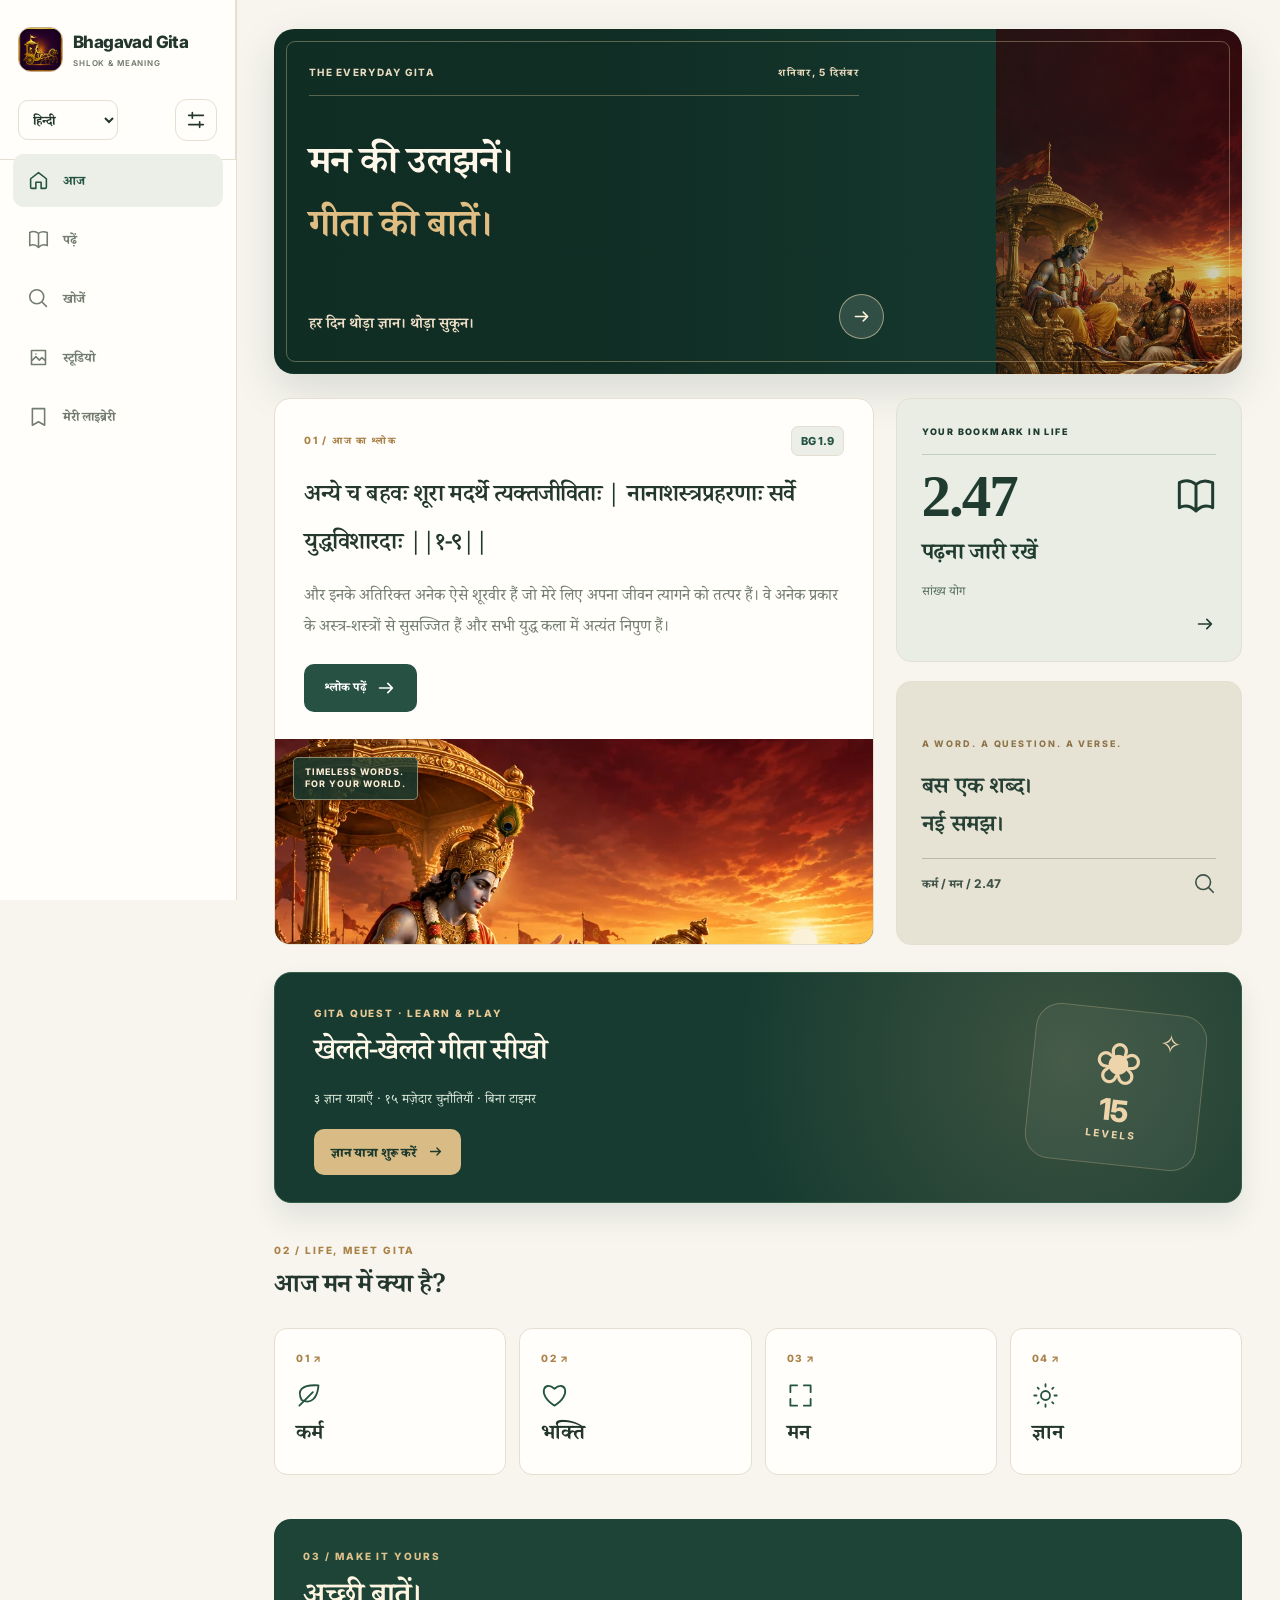
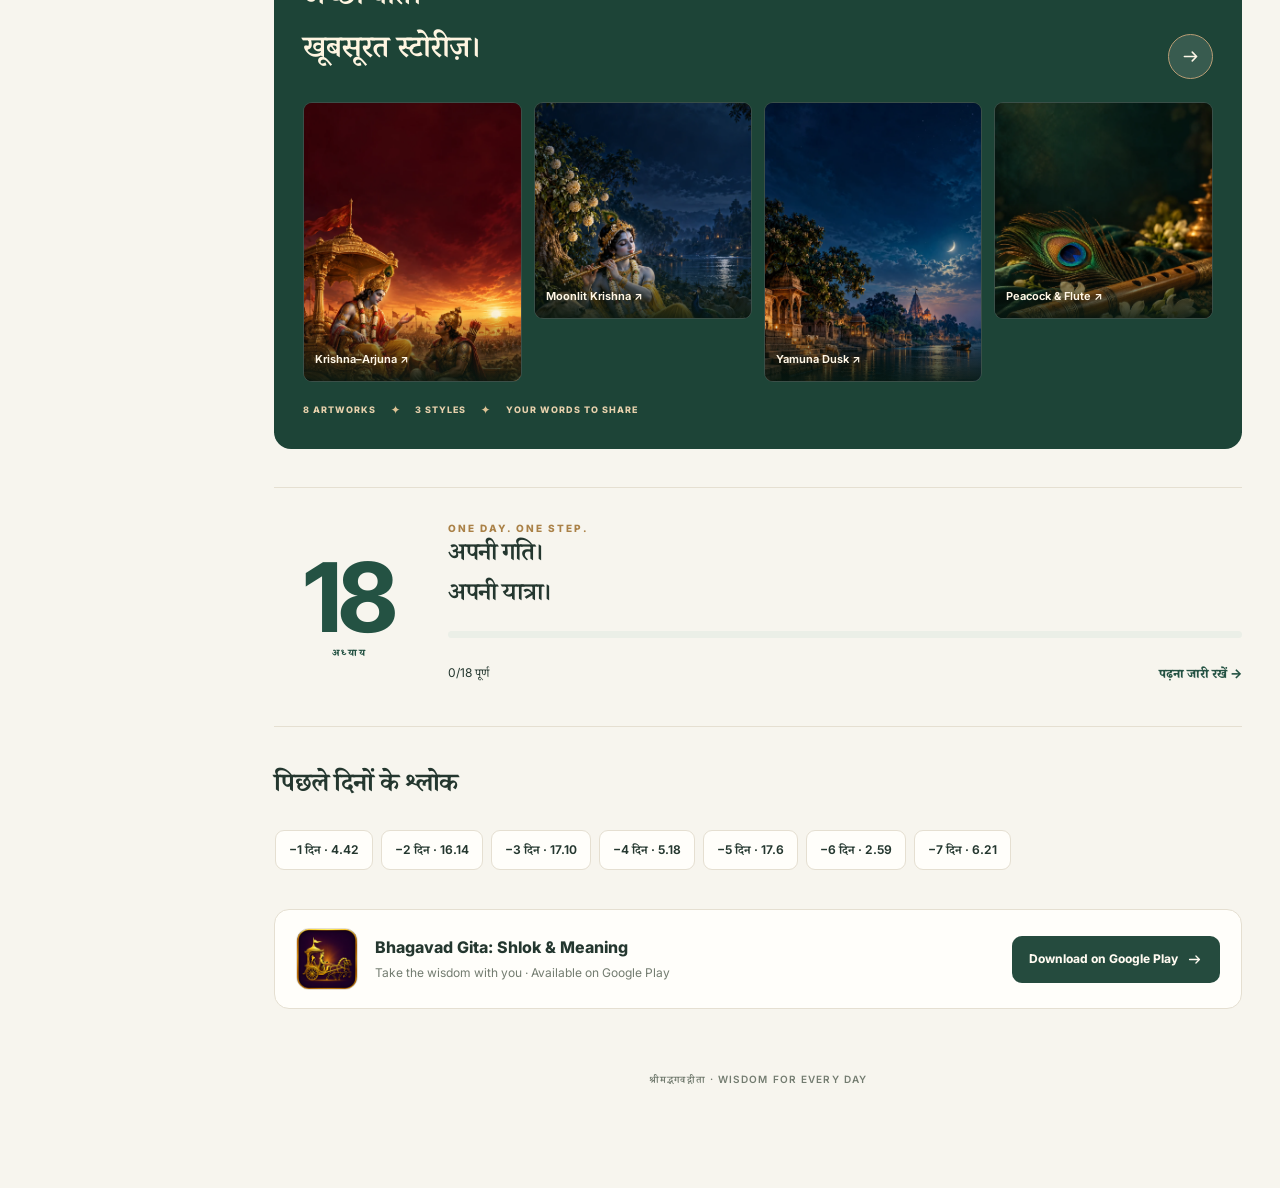
<file: index.html>
<!doctype html>
<html lang="hi"><head><meta charset="utf-8"><meta name="viewport" content="width=device-width,initial-scale=1,viewport-fit=cover"><meta name="theme-color" content="#f7f5ee"><meta name="description" content="Read, discover and reflect on the Bhagavad Gita. Offline reading, multilingual verse search and devotional story cards."><title>Bhagavad Gita: Shlok &amp; Meaning</title><link rel="manifest" href="manifest.webmanifest"><link rel="icon" href="logo.png">
<style>
@font-face{font-family:Inter;src:url('assets/fonts/inter.ttf')}@font-face{font-family:Deva;src:url('assets/fonts/devanagari.ttf')}*{box-sizing:border-box} :root{--bg:#faf7f2;--surface:#fffdfa;--ink:#2c2725;--muted:#82766e;--line:#e9e0d7;--brand:#702b3d;--soft:#f2e6e7;--gold:#ac803d;--radius:22px;--font:19px;--leading:1.95}body.dark{--bg:#161918;--surface:#202523;--ink:#eee9df;--muted:#b3b9af;--line:#39413c;--brand:#e6b9a1;--soft:#323c35;--gold:#ddbd78}body{margin:0;background:var(--bg);color:var(--ink);font-family:Inter,Deva,system-ui,sans-serif;font-size:14px;line-height:1.6}button,input,textarea,select{font:inherit}button,a,input,textarea,select{-webkit-tap-highlight-color:transparent}button{cursor:pointer;color:inherit;border:0;background:transparent}button:disabled{opacity:.45;cursor:default}button:focus-visible,a:focus-visible,input:focus-visible,select:focus-visible,textarea:focus-visible{outline:3px solid var(--gold);outline-offset:3px}a{color:var(--brand)}svg{width:22px;height:22px;stroke:currentColor;fill:none;stroke-width:1.65;stroke-linecap:round;stroke-linejoin:round;vertical-align:middle;flex-shrink:0}h1,h2,h3,p{margin:0}h1{font-size:30px;line-height:1.35;letter-spacing:-1px}h2{font-size:21px;letter-spacing:-.45px}h3{font-size:16px}.muted{color:var(--muted)}.eyebrow{text-transform:uppercase;letter-spacing:2.2px;font-size:10px;font-weight:650;color:var(--gold)}.deva{font-family:Deva,serif}.row{display:flex;align-items:center;gap:12px}.between{justify-content:space-between}.stack{display:grid;gap:16px}.small{font-size:12px}.iconbtn{width:44px;height:44px;border:1px solid var(--line);border-radius:50%;display:inline-flex;align-items:center;justify-content:center;background:var(--surface)}.primary,.secondary{display:inline-flex;justify-content:center;align-items:center;gap:9px;min-height:46px;padding:11px 20px;border-radius:13px;font-weight:600;text-decoration:none}.primary{background:var(--brand);color:var(--bg)}.secondary{border:1px solid var(--line);background:var(--surface)}.textbtn{color:var(--brand);font-weight:600;padding:10px 0}.chip{display:inline-flex;align-items:center;gap:6px;padding:8px 13px;border-radius:99px;border:1px solid var(--line);background:var(--surface);white-space:nowrap;font-size:12px}.chip.active{background:var(--brand);color:var(--bg);border-color:var(--brand)}.card{background:var(--surface);border:1px solid var(--line);border-radius:var(--radius);padding:22px}.sectionhead{display:flex;align-items:center;justify-content:space-between;gap:12px;margin:26px 0 14px}.horizontal{display:flex;gap:8px;overflow-x:auto;padding:3px 1px 10px;scrollbar-width:none}.grid{display:grid;grid-template-columns:repeat(2,minmax(0,1fr));gap:14px}.appbar{max-width:1120px;margin:auto;padding:24px 28px 16px;display:flex;align-items:center;justify-content:space-between;gap:12px}.brandmark{display:flex;align-items:center;gap:11px}.brandmark img{width:42px;height:42px;object-fit:cover;border-radius:50%}.brandmark strong{font-size:18px;letter-spacing:-.6px}.brandmark small{display:block;font-size:9px;letter-spacing:2px;color:var(--muted)}.appbar select{border:0;background:transparent;color:var(--ink);max-width:95px;padding:8px}.appbar select option{background:var(--surface)}main{max-width:1064px;margin:auto;padding:12px 0 125px;min-height:80vh}.intro{margin:10px 0 25px}.intro p{margin-top:6px}.hero{position:relative;overflow:hidden;border-radius:28px;min-height:370px;background:#3c171e;color:#fff5df;display:flex;align-items:center}.hero img{position:absolute;right:0;bottom:0;width:52%;height:100%;object-fit:cover;object-position:50% 83%}.hero:after{content:'';position:absolute;inset:0;background:linear-gradient(90deg,#3c171e 30%,#3c171ed9 50%,transparent 100%)}.hero-inner{position:relative;z-index:1;padding:35px;width:68%}.hero .eyebrow{color:#e4bf7f}.hero h2{font-family:Deva,serif;font-size:27px;line-height:1.9;margin:15px 0 12px;font-weight:600}.hero p{color:#f0daca;font-family:Deva,serif;font-size:16px;line-height:1.9;max-width:470px}.hero .primary{margin-top:22px;background:#fff1d5;color:#50212a}.hero .chip{background:#ffffff12;border-color:#ffffff26;color:#f5dfb8}.quickcard{display:flex;align-items:center;gap:15px;text-align:left;width:100%;padding:19px}.quickicon{width:48px;height:48px;background:var(--soft);color:var(--brand);border-radius:15px;display:grid;place-items:center}.quickcard small{display:block;color:var(--muted);margin-top:3px}.quickcard>svg{margin-left:auto}.topicgrid{display:grid;grid-template-columns:repeat(4,1fr);gap:12px}.topic{min-height:105px;text-align:left;background:var(--surface);border:1px solid var(--line);border-radius:19px;padding:18px}.topic svg{color:var(--gold);margin-bottom:12px}.topic strong{display:block}.artstrip{display:grid;grid-template-columns:repeat(4,1fr);gap:14px}.arttile{padding:0;position:relative;height:200px;overflow:hidden;border-radius:18px;background:#332b28;text-align:left;color:white}.arttile img{width:100%;height:100%;object-fit:cover;object-position:bottom}.arttile span{position:absolute;inset:auto 0 0;padding:35px 12px 12px;background:linear-gradient(transparent,#000b);font-size:12px}.nav{position:fixed;z-index:30;bottom:0;left:0;right:0;background:var(--surface);border-top:1px solid var(--line);padding:8px 12px calc(8px + env(safe-area-inset-bottom));display:flex;justify-content:center;gap:20px}.nav button{min-width:85px;min-height:55px;display:flex;flex-direction:column;align-items:center;justify-content:center;gap:5px;color:var(--muted);font-size:10px;font-weight:550}.nav button.active{color:var(--brand)}.nav button.active svg{background:var(--soft);box-shadow:0 0 0 7px var(--soft);border-radius:8px}.chapter{display:flex;align-items:center;gap:17px;padding:20px;text-align:left}.chapter .number{background:var(--soft);color:var(--brand);width:44px;height:48px;border-radius:13px;display:grid;place-items:center;font-size:16px;font-weight:600;flex-shrink:0}.chapter small{display:block;color:var(--muted)}.chapter .arr{margin-left:auto;color:var(--muted)}.searchbox{display:flex;gap:12px;align-items:center;background:var(--surface);border:1px solid var(--line);border-radius:17px;padding:7px 14px}.searchbox input{width:100%;min-width:0;min-height:44px;border:0;background:transparent;outline:none;color:var(--ink);font-size:16px}.filters{display:flex;gap:10px;margin-top:12px}.filters select{min-width:0;max-width:50%;flex:1;padding:11px;background:var(--surface);border:1px solid var(--line);border-radius:12px;color:var(--ink)}.result{display:block;text-align:left;width:100%;margin:12px 0;padding:20px}.result .versepreview{font-family:Deva,serif;font-size:18px;line-height:1.85;margin:12px 0 8px}.result .meaningpreview{font-size:14px;line-height:1.8;color:var(--muted)}mark{background:#f0d899;color:#4c3416;border-radius:3px;padding:0 2px}.reader{max-width:760px;margin:auto}.readerhead{margin-bottom:22px}.reader-toolbar{display:flex;justify-content:center;gap:9px;flex-wrap:wrap;margin:20px 0}.reader .verse{font-family:Deva,serif;font-size:calc(var(--font) + 7px);line-height:var(--leading);color:var(--brand);white-space:pre-line;text-align:center;padding:30px 8px}.reader .translit{font-size:16px;font-style:italic;white-space:pre-line;text-align:center;color:var(--muted);line-height:1.9;padding:0 10px 25px}.readingtext{font-family:Deva,Inter,serif;font-size:var(--font);line-height:var(--leading);white-space:pre-line}.readinglabel{font-size:10px;letter-spacing:2px;text-transform:uppercase;color:var(--gold);margin:8px 0 15px}.reader details summary{cursor:pointer;font-weight:600;padding:16px 0}.reader details .readingtext{font-size:calc(var(--font) - 1px)}.reader textarea{width:100%;min-height:110px;resize:vertical;border:1px solid var(--line);border-radius:15px;background:var(--bg);color:var(--ink);padding:15px}.divider{border:0;border-top:1px solid var(--line);margin:24px 0}.notice{background:var(--soft);border-radius:13px;padding:13px 16px;font-size:12px;color:var(--ink)}.empty{text-align:center;padding:55px 20px;color:var(--muted)}.empty svg{width:40px;height:40px;margin-bottom:16px;color:var(--gold)}.empty h2{color:var(--ink);margin-bottom:8px}.tabrow{display:flex;gap:8px;flex-wrap:wrap}.stats{display:flex;gap:20px;padding:20px 0}.stats strong{display:block;font-size:26px;color:var(--brand)}.studio{display:grid;grid-template-columns:minmax(0,1fr) minmax(0,1fr);gap:26px;align-items:start}.canvaswrap{position:sticky;top:20px;text-align:center;background:#ece5dc;border-radius:24px;padding:16px;min-height:280px}.canvaswrap canvas{display:block;max-width:100%;max-height:68vh;width:auto;height:auto;margin:auto;box-shadow:0 12px 30px #0002;border-radius:3px}.canvaswrap .row{justify-content:center;margin-top:12px;color:#534638}.studio-options{min-width:0}.thumbgrid{display:grid;grid-template-columns:repeat(4,minmax(0,1fr));gap:9px}.thumb{padding:0;border:2px solid transparent;border-radius:12px;overflow:hidden;aspect-ratio:.68;position:relative;background:#332722}.thumb img{width:100%;height:100%;object-fit:cover;object-position:bottom}.thumb.active{border-color:var(--gold);box-shadow:0 0 0 2px var(--bg),0 0 0 3px var(--gold)}.thumb span{font-size:9px;color:#fff;position:absolute;bottom:0;left:0;right:0;background:#0009;padding:5px 2px}.optionrow{display:flex;justify-content:space-between;align-items:center;gap:10px;padding:13px 0;border-bottom:1px solid var(--line)}input[type=checkbox]{accent-color:var(--brand);width:20px;height:20px}input[type=range]{accent-color:var(--brand);max-width:160px}.studio-actions{display:grid;grid-template-columns:1fr 1fr;gap:10px;margin-top:18px}.studio-options select{max-width:100%;padding:10px;background:var(--surface);border:1px solid var(--line);border-radius:10px;color:var(--ink)}.loading{padding:70px 20px;text-align:center}.spinner{width:26px;height:26px;border:2px solid var(--line);border-top-color:var(--brand);border-radius:50%;animation:spin 1s linear infinite;margin:0 auto 15px}@keyframes spin{to{transform:rotate(360deg)}}#toast{position:fixed;z-index:100;bottom:105px;left:50%;transform:translateX(-50%);background:#302a26;color:#fff;padding:13px 22px;border-radius:13px;max-width:90vw;box-shadow:0 8px 35px #0003;font-size:13px;display:none}dialog{border:1px solid var(--line);border-radius:24px;padding:26px;background:var(--surface);color:var(--ink);width:min(94vw,500px);max-height:85vh;overflow:auto}dialog::backdrop{background:#18120e88;backdrop-filter:blur(3px)}dialog h2{margin-bottom:20px}dialog .close{float:right}dialog input:not([type=checkbox]):not([type=range]),dialog select{width:100%;padding:12px;margin:6px 0 15px;border:1px solid var(--line);border-radius:10px;background:var(--bg);color:var(--ink)}.settingslinks{display:flex;gap:15px;flex-wrap:wrap;margin-top:18px;font-size:12px}.focus .appbar,.focus .nav{display:none}.focus main{padding-top:24px}.focus .reader{max-width:760px}.planprogress{height:6px;background:var(--line);border-radius:5px;margin:14px 0;overflow:hidden}.planprogress span{display:block;height:100%;background:var(--gold)}.footer{color:var(--muted);font-size:11px;text-align:center;padding:36px 0 0;letter-spacing:.5px}
@media(min-width:1200px){main{padding-top:22px}.hero{min-height:400px}.hero-inner{width:64%}.hero h2{font-size:31px}.desktopcols{display:grid;grid-template-columns:1.6fr 1fr;gap:24px}.desktopcols .sectionhead{margin-top:0}}
@media(max-width:1120px){main{margin:0 26px}.appbar{padding-left:26px;padding-right:26px}}
@media(max-width:640px){.appbar{padding:18px 20px 10px}.brandmark strong{font-size:17px}main{margin:0 20px;padding-top:8px}.intro{margin:9px 0 21px}h1{font-size:26px}.hero{min-height:470px;align-items:flex-start}.hero img{width:100%;height:100%;object-position:50% 65%}.hero:after{background:linear-gradient(#36161beb 0%,#36161bc9 39%,#36161b12 76%,#36161b88)}.hero-inner{width:100%;padding:25px}.hero h2{font-size:22px;line-height:1.85;margin:14px 0 9px}.hero p{font-size:14px;line-height:1.8;max-width:100%}.hero .primary{min-height:42px;font-size:12px;margin-top:16px}.hero .chip{font-size:10px}.grid{gap:10px}.quickcard{padding:14px;gap:10px}.quickcard .quickicon{width:38px;height:42px;flex-shrink:0}.quickcard h3{font-size:13px}.quickcard small{font-size:10px}.quickcard>svg{display:none}.topicgrid{grid-template-columns:repeat(4,minmax(0,1fr));gap:7px}.topic{min-height:97px;padding:12px 8px;font-size:10px;border-radius:14px}.topic svg{width:20px}.artstrip{grid-template-columns:repeat(4,minmax(0,1fr));gap:8px}.arttile{height:145px;border-radius:13px}.arttile span{font-size:9px;padding:25px 7px 9px}.nav{gap:0;justify-content:space-around;padding-left:5px;padding-right:5px}.nav button{min-width:0;flex:1;font-size:9px}.sectionhead h2{font-size:19px}.sectionhead{margin-top:24px}.chaptergrid{grid-template-columns:1fr}.chapter{padding:17px}.card{padding:18px}.studio{display:flex;flex-direction:column;gap:20px}.canvaswrap{position:relative;top:auto;width:100%;padding:13px}.canvaswrap canvas{max-height:56vh}.studio-options{width:100%}.studio-actions{position:sticky;bottom:85px;padding:10px;background:var(--surface);border:1px solid var(--line);border-radius:15px;z-index:5}.reader .verse{padding:22px 0;font-size:calc(var(--font) + 5px)}.reader .card{padding:20px}.reader-toolbar{gap:7px}.reader-toolbar .chip{font-size:11px}.readerhead .muted{font-size:11px}.filters{flex-wrap:wrap}.filters select{font-size:12px}.thumbgrid{grid-template-columns:repeat(4,minmax(0,1fr))}.footer{padding-bottom:12px}}
@media(prefers-reduced-motion:reduce){*{animation:none!important;scroll-behavior:auto!important}}@media(max-width:360px){main{margin:0 12px}.appbar{padding-left:12px;padding-right:12px}.brandmark small{font-size:8px}.topicgrid{grid-template-columns:repeat(2,1fr)}.hero-inner{padding:20px}.grid{grid-template-columns:1fr}}
/* Bespoke editorial system: ink borders, print colours and spacious reading. */
:root{--bg:#f6f2e9;--surface:#fffdf6;--ink:#202026;--muted:#5c5b62;--line:#24242c;--brand:#4932b8;--soft:#e8e0fb;--gold:#4932b8;--radius:4px}
body.dark{--bg:#171823;--surface:#22232f;--ink:#f4f0e8;--muted:#c0becb;--line:#9993ad;--brand:#ccbcff;--soft:#343045;--gold:#d5c5ff}
body{background-image:radial-gradient(#62596619 .7px,transparent .7px);background-size:8px 8px}h1,h2,h3{font-weight:800}h1{letter-spacing:-1.6px}.appbar{padding-top:20px;padding-bottom:20px}.brandmark{text-align:left;padding:0}.brandmark img{border:2px solid var(--ink);width:44px;height:44px}.brandmark strong{font-weight:850;letter-spacing:-.8px}.brandmark small{letter-spacing:1px;font-size:8px;font-weight:700}.appbar .iconbtn{border:2px solid var(--ink);box-shadow:2px 2px 0 var(--ink)}.appbar select{font-weight:700}.primary,.secondary{border:2px solid var(--ink);border-radius:5px;box-shadow:3px 3px 0 var(--ink);font-weight:750}.primary{background:#d9f86b;color:#202026}.secondary{background:var(--surface)}.primary:active,.secondary:active{transform:translate(2px,2px);box-shadow:1px 1px 0 var(--ink)}.iconbtn{border-radius:50%;border-color:var(--line)}.chip{border-radius:6px;border-width:1.5px;font-weight:650}.chip.active{background:#d9f86b;color:#202026;border-color:#202026;box-shadow:2px 2px 0 #202026}.eyebrow{font-weight:800;letter-spacing:1.6px}.card{border-radius:6px;border-width:1.5px}.intro{border-bottom:2px solid var(--line);padding:10px 0 24px;margin-bottom:24px}.intro h1{font-size:44px;margin-top:8px}.intro .muted{font-size:14px;max-width:620px}.sectionhead h2{font-size:28px;line-height:1.6;letter-spacing:-.8px}.sectionhead{margin:36px 0 18px}.textbtn{font-weight:800}.nav{left:50%;right:auto;transform:translateX(-50%);bottom:max(12px,env(safe-area-inset-bottom));width:min(580px,calc(100% - 24px));gap:5px;border:2px solid #202026;border-radius:18px;padding:7px;background:#25252d;box-shadow:4px 5px 0 #25252d33}.nav button{color:#e1dce8;min-height:54px;min-width:0;flex:1;font-weight:650}.nav button.active{background:#d9f86b;color:#202026;border-radius:11px}.nav button.active svg{background:transparent;box-shadow:none}.nav svg{stroke-width:1.9}main{padding-bottom:130px}.daily-cover{padding:25px 32px 24px;background:#b9a0f7;border:2px solid #25252d;position:relative;color:#25252d;overflow:hidden}.edition-line{display:flex;justify-content:space-between;gap:15px;border-bottom:1.5px solid #25252d;padding-bottom:13px;font-size:10px;font-weight:800;letter-spacing:1px}.cover-title{display:flex;align-items:center;justify-content:space-between;gap:10px;padding:28px 0 12px}.cover-title h1{font-family:Inter,Deva,sans-serif;font-size:clamp(36px,5.4vw,66px);line-height:1.5;letter-spacing:-2px}.cover-title em{font-style:normal;background:#d9f86b;padding:0 12px;box-decoration-break:clone;-webkit-box-decoration-break:clone}.cover-flower{font-size:160px;line-height:1;transform:rotate(-12deg);color:#fb583b;text-shadow:2px 2px #25252d;flex-shrink:0}.cover-bottom{display:flex;justify-content:space-between;align-items:center;gap:10px;font-weight:650}.round-arrow{width:48px;height:48px;display:grid;place-items:center;border:2px solid #202026;border-radius:50%;background:#fffdf6;color:#202026;flex-shrink:0}.round-arrow svg{width:25px;height:25px;transform:rotate(-35deg)}.ticker{display:flex;gap:40px;white-space:nowrap;overflow:hidden;background:#202026;color:#d9f86b;padding:10px 16px;font-size:12px;font-weight:800;letter-spacing:1.8px;transform:rotate(-1deg);margin:17px 0 28px}.home-editorial{display:grid;grid-template-columns:1.45fr 1fr;gap:24px}.hero{display:flex;flex-direction:column;border:2px solid var(--ink);border-radius:5px;min-height:0;background:var(--surface);color:var(--ink);overflow:visible;box-shadow:6px 6px 0 var(--ink);align-items:stretch}.hero:after{display:none}.hero-inner{padding:26px;width:100%!important}.daily-label{font-size:11px;letter-spacing:1px;font-weight:850;color:var(--brand)}.verse-ticket{background:#ff765f;color:#202026;border:1.5px solid #202026;padding:5px 9px;font-size:11px;font-weight:800;transform:rotate(4deg);white-space:nowrap}.hero h2{font-family:Deva,serif;font-size:27px;line-height:1.9;color:var(--ink);margin:22px 0 14px}.hero p{font-size:16px;line-height:1.9;color:var(--muted);max-width:none}.hero .primary{background:#d9f86b;color:#202026;min-height:46px;font-size:13px;margin:20px 0 0}.hero-art{position:relative;min-height:240px;overflow:hidden;border-top:2px solid var(--ink);margin-top:auto;background:#351319}.hero .hero-art img{position:absolute;width:100%;height:100%;inset:0;object-fit:cover;object-position:center 82%}.art-caption{position:absolute;left:16px;top:16px;background:#fffdf6;color:#202026;padding:8px 11px;font-weight:850;font-size:10px;line-height:1.4;letter-spacing:1px;border:1.5px solid #202026;transform:rotate(-3deg)}.daily-side{display:flex;flex-direction:column;gap:24px}.resume-note{background:#d9f86b;border:2px solid #202026;box-shadow:5px 5px 0 #202026;padding:24px;position:relative;display:block;width:100%;text-align:left;color:#202026;transform:rotate(1deg)}.note-tab{font-size:10px;letter-spacing:1px;font-weight:850;border-bottom:1px solid #202026;display:block;padding-bottom:10px}.resume-number{font-size:64px;font-weight:850;letter-spacing:-4px;line-height:1.4}.resume-note .row svg{width:40px;height:40px}.resume-note h2{font-size:25px}.resume-note p{font-size:13px;margin-top:6px}.resume-arrow{display:flex;justify-content:flex-end;margin-top:12px}.search-poster{padding:24px;background:#ff765f;color:#202026;text-align:left;border:2px solid #202026;flex:1;box-shadow:5px 5px 0 #202026}.search-poster .eyebrow{color:#202026;font-size:9px}.search-poster h2{font-size:34px;line-height:1.6;letter-spacing:-1px;margin:12px 0}.search-sample{display:flex;justify-content:space-between;align-items:center;border-top:1.5px solid #202026;padding-top:14px;font-weight:750;font-size:14px}.scribble-star{font-size:70px;line-height:1;color:#ff765f;text-shadow:1px 1px #202026}.topicgrid{gap:14px}.topic{border:2px solid #202026;border-radius:3px;min-height:155px;padding:17px;color:#202026;background:#b9a0f7;box-shadow:3px 3px 0 #202026;position:relative}.topic:nth-child(2){background:#ffb5ca}.topic:nth-child(3){background:#d9f86b}.topic:nth-child(4){background:#ffc66b}.topic-index{display:block;font-size:10px;font-weight:800;letter-spacing:1px}.topic svg{display:block;width:36px;height:36px;margin:17px 0 12px;color:#202026;stroke-width:1.6}.topic strong{font-size:21px}.studio-poster{background:#4932b8;color:#fffdf6;border:2px solid #202026;padding:26px 26px 20px;margin-top:38px;overflow:hidden}.studio-poster .sectionhead{margin:0 0 25px}.studio-poster .eyebrow{color:#d9f86b;margin-bottom:12px}.studio-poster h2{font-size:38px;line-height:1.5;color:#fffdf6}.artstrip{gap:18px;padding:7px 4px 17px;grid-template-columns:repeat(4,minmax(0,1fr))}.arttile{height:230px;border:5px solid #fffdf6;border-bottom-width:24px;border-radius:0;box-shadow:5px 5px 0 #251a70;overflow:visible;transform:rotate(-4deg)}.arttile:nth-child(even){transform:rotate(4deg)}.arttile img{object-fit:cover}.arttile span{inset:auto 0 -24px;padding:3px 2px;color:#202026;background:none;font-size:9px;font-weight:700;white-space:nowrap;overflow:hidden;text-overflow:ellipsis}.studio-foot{font-size:9px;font-weight:800;letter-spacing:1px;margin-top:12px;display:flex;gap:14px;align-items:center}.studio-foot span{color:#d9f86b;font-size:20px}.journey{display:grid;grid-template-columns:1fr 2fr;gap:35px;border-top:2px solid var(--ink);border-bottom:2px solid var(--ink);padding:28px 0;margin-top:40px;align-items:center}.journey-number{font-size:120px;font-weight:900;line-height:.9;letter-spacing:-8px;color:var(--brand);text-align:center}.journey-number span{display:block;font-size:13px;letter-spacing:2px;margin-top:15px;line-height:1.5}.journey h2{font-size:27px;line-height:1.6}.planprogress{height:10px;border:1.5px solid var(--ink);background:var(--surface);border-radius:0}.planprogress span{background:#b9a0f7}.footer{font-size:9px;font-weight:750;letter-spacing:1px;color:var(--muted);display:flex;justify-content:center;align-items:center;gap:12px;flex-wrap:wrap}.footer span{font-size:34px;color:var(--brand)}
/* Each task has its own composition, not a wall of identical cards. */
.chaptergrid{gap:0;border-top:2px solid var(--ink)}.chapter{border:0;border-bottom:1.5px solid var(--line);border-radius:0;padding:22px 14px;background:transparent;gap:24px}.chapter .number{font-size:32px;font-weight:850;background:none;color:var(--brand);width:55px;height:55px;letter-spacing:-2px}.chapter:nth-child(4n+1) .number{background:#d9f86b;color:#202026;transform:rotate(-5deg);border:1.5px solid #202026;border-radius:2px}.chapter:nth-child(4n+2) .number{color:#c33d25}.chapter h3{font-size:17px}.chapter .arr{color:var(--ink)}.searchbox{border:2px solid var(--ink);border-radius:5px;box-shadow:5px 5px 0 #b9a0f7;min-height:64px}.searchbox>svg{color:var(--brand)}.searchbox .iconbtn{border:0}.filters select{border-radius:3px;border-width:1.5px}.result{box-shadow:3px 3px 0 var(--line);margin:16px 0;border-radius:3px}.result .eyebrow{letter-spacing:.6px}.result .meaningpreview{color:var(--muted);font-size:15px}.result .versepreview{font-size:20px;line-height:1.95}.stats{border:2px solid var(--ink);background:#b9a0f7;color:#202026;justify-content:space-around;padding:20px;margin-bottom:24px;box-shadow:5px 5px 0 var(--ink)}.stats strong{font-size:38px;color:#202026;font-weight:850}.stats .muted{color:#34303c}.canvaswrap{border:2px solid var(--ink);border-radius:5px;background:#d6cbef;box-shadow:5px 5px 0 var(--ink)}.studio-options h3{font-size:17px}.thumb{border-radius:4px}.thumb.active{border-color:var(--brand);outline:2px solid var(--brand);outline-offset:3px;box-shadow:none}.studio-actions{position:static;border:0;padding:0;background:transparent}.optionrow{padding:17px 0}.notice{border-radius:3px;border-left:4px solid var(--brand)}dialog{border:2px solid var(--ink);border-radius:8px;box-shadow:7px 7px 0 #202026}.readinglabel{font-size:11px;letter-spacing:1.3px;font-weight:800}.reader .card{background:var(--surface);border:1px solid #a7a09b;border-radius:8px;box-shadow:none;padding:30px}.reader .verse{color:var(--ink);line-height:var(--leading);font-size:calc(var(--font) + 7px)}.reader .translit{color:var(--muted)}.reader .readingtext{color:var(--ink)}.reader .divider{border-color:#bfb7af}.reader-toolbar .chip{background:var(--surface);color:var(--ink);box-shadow:none}.readerhead{padding-top:8px}.reader textarea{border-radius:5px}.focus{background:var(--bg);background-image:none}body[data-screen=reader]{background-image:none}.focus .reader .card{border:none}.focus .reader .verse{padding-top:40px}.dark .hero{box-shadow:5px 5px 0 #9993ad}.dark .reader .card{border-color:#595362}.dark .chapter:nth-child(4n+2) .number{color:#ff9f86}.dark mark{background:#d9f86b;color:#202026}
@media(min-width:700px){.chapter:nth-child(odd){border-right:1px solid var(--line)}body[data-screen=search] main,body[data-screen=library] main{max-width:850px}.studio-poster .arttile{height:280px}}
@media(max-width:640px){.appbar{padding:16px 18px 20px}.brandmark strong{font-size:16px}.brandmark small{font-size:6.8px}.brandmark{gap:8px}.brandmark img{width:36px;height:36px}.appbar .row{gap:8px}.appbar select{max-width:75px;font-size:12px;padding:5px}.appbar .iconbtn{width:36px;height:36px}.daily-cover{padding:16px 18px}.edition-line{font-size:7px;letter-spacing:.6px;gap:7px}.cover-title{padding:23px 0 15px}.cover-title h1{font-size:33px;letter-spacing:-1.3px;line-height:1.65;position:relative;z-index:1}.cover-title em{padding:0 7px}.cover-flower{font-size:84px;position:absolute;right:-14px;top:74px;opacity:.85}.cover-bottom p{font-size:12px}.round-arrow{width:39px;height:39px}.ticker{font-size:9px;padding:9px 10px;gap:26px;margin:15px 0 23px}.home-editorial{display:flex;flex-direction:column;gap:26px}.hero-inner{padding:22px}.hero h2{font-size:23px;line-height:1.95;margin-top:20px}.hero p{font-size:15px;line-height:1.95}.hero-art{min-height:205px}.daily-side{display:grid;grid-template-columns:1fr 1fr;gap:14px}.resume-note,.search-poster{padding:15px;box-shadow:3px 3px 0 #202026}.note-tab{font-size:7px;letter-spacing:.4px;line-height:1.7}.resume-number{font-size:43px;letter-spacing:-2px}.resume-note .row svg{width:26px;height:26px}.resume-note h2{font-size:17px;line-height:1.7}.resume-note p{font-size:10px}.search-poster .eyebrow{font-size:7px;letter-spacing:.4px}.search-poster h2{font-size:22px;line-height:1.7;margin:15px 0}.search-sample{font-size:10px;gap:5px}.search-sample svg{width:18px}.sectionhead h2{font-size:23px}.sectionhead .eyebrow{font-size:9px}.scribble-star{font-size:54px}.topicgrid{grid-template-columns:repeat(4,minmax(0,1fr));gap:9px}.topic{padding:10px;min-height:122px}.topic-index{font-size:8px}.topic svg{width:29px;height:29px;margin:14px 0 10px}.topic strong{font-size:16px}.studio-poster{padding:22px 18px 16px}.studio-poster h2{font-size:29px;line-height:1.6}.artstrip{grid-template-columns:repeat(2,minmax(0,1fr));gap:22px 16px;padding:5px 6px 17px}.arttile{height:193px;border-width:4px;border-bottom-width:25px}.arttile span{font-size:9px;padding:4px 1px}.studio-foot{font-size:7px;gap:7px;letter-spacing:.35px}.studio-foot span{font-size:13px}.journey{gap:17px;grid-template-columns:1fr 1.7fr;padding:25px 0}.journey-number{font-size:87px;letter-spacing:-6px}.journey-number span{font-size:10px;letter-spacing:1px}.journey h2{font-size:23px}.journey .eyebrow{font-size:8px}.journey .small{font-size:10px}.journey .textbtn{font-size:11px}.intro h1{font-size:34px;line-height:1.5}.intro .muted{font-size:13px}.reader .card{padding:23px}.reader .verse{font-size:calc(var(--font) + 5px)}.reader .readingtext{line-height:var(--leading)}.nav button{font-size:9px}.canvaswrap{padding:14px}.studio-options{padding-top:8px}.stats strong{font-size:32px}.chaptergrid{grid-template-columns:1fr}.chapter{padding:20px 6px}.chapter .number{font-size:31px;width:48px;height:50px}.chapter h3{font-size:16px}}
@media(max-width:360px){.appbar{padding-left:12px;padding-right:12px}.brandmark small{font-size:6px}.brandmark strong{font-size:14px}.appbar .row{gap:5px}.cover-title h1{font-size:29px}.cover-flower{right:-24px}.daily-cover{padding:15px}.cover-bottom p{font-size:11px}.hero-inner{padding:18px}.hero h2{font-size:21px}.topicgrid{gap:7px}.topic{padding:8px}.topic strong{font-size:14px}.studio-poster{padding:18px 15px}.arttile{height:168px}.journey h2{font-size:21px}.resume-note,.search-poster{padding:12px}.resume-note h2{font-size:15px}.search-poster h2{font-size:20px}}

</style><link rel="stylesheet" href="assets/sacred-editorial.css"><link rel="stylesheet" href="assets/responsive-shell.css"></head><body>
<header class="appbar"><button class="brandmark" onclick="go('home')" aria-label="Home"><img src="logo.png" alt=""><span><strong>Bhagavad Gita</strong><small>SHLOK &amp; MEANING</small></span></button><div class="row"><select id="language" aria-label="Language" onchange="setLanguage(this.value)"><option value="hindi">हिन्दी</option><option value="english">English</option><option value="marathi">मराठी</option></select><button class="iconbtn" onclick="settings()" aria-label="Settings" id="settingsButton"></button></div></header>
<main id="main"><div class="loading"><div class="spinner"></div>Opening your Gita…</div></main><nav class="nav" id="nav" aria-label="Main navigation"></nav><div id="toast" role="status" aria-live="polite"></div><dialog id="dialog" aria-labelledby="dialogTitle"></dialog><input type="file" id="restoreFile" accept="application/json" hidden>
<script>
'use strict';
const APP_NAME='Bhagavad Gita: Shlok & Meaning',PLAY_STORE_URL='https://play.google.com/store/apps/details?id=com.neon.orvertake.santoshgames.in';
const $=id=>document.getElementById(id),esc=s=>String(s??'').replace(/[&<>"']/g,c=>({'&':'&amp;','<':'&lt;','>':'&gt;','"':'&quot;',"'":'&#39;'}[c]));
const paths={home:'M3 10 12 3l9 7v10a1 1 0 0 1-1 1h-5v-7H9v7H4a1 1 0 0 1-1-1Z',book:'M12 5v16M12 5C8 2 4 3 2 4v15c4-2 7-1 10 2 3-3 6-4 10-2V4c-3-1-6-2-10 1Z',search:'M21 21l-5-5M18 10a8 8 0 1 1-16 0 8 8 0 0 1 16 0',studio:'M4 4h16v16H4ZM4 16l5-5 4 4 3-3 4 4M9 8h.01',library:'M5 3h14v19l-7-4-7 4Z',settings:'M4 7h16M4 17h16M8 4v6M16 14v6',arrow:'M5 12h14m-5-5 5 5-5 5',back:'M19 12H5m5-5-5 5 5 5',sun:'M12 2v2m0 16v2M2 12h2m16 0h2M5 5l1 1m12 12 1 1M5 19l1-1M18 6l1-1M16 12a4 4 0 1 1-8 0 4 4 0 0 1 8 0',heart:'M12 21C-4 11 3-2 12 6 21-2 28 11 12 21Z',focus:'M3 9V3h6m6 0h6v6m0 6v6h-6m-6 0H3v-6',leaf:'M20 3C4 2 1 8 5 16c8 4 14-1 15-13ZM3 21 15 9',check:'m4 12 5 5L20 6',close:'m5 5 14 14M19 5 5 19',download:'M12 3v12m-5-5 5 5 5-5M4 16v5h16v-5',share:'M12 16V3m-4 4 4-4 4 4M5 11v10h14V11',note:'M4 3h16v18H4ZM8 8h8M8 12h8M8 16h5',refresh:'M20 7v5h-5M4 17v-5h5M5 7a8 8 0 0 1 14 0M19 17a8 8 0 0 1-14 0',sound:'M3 9h4l5-5v16l-5-5H3ZM16 8q4 4 0 8M19 5q7 7 0 14'};
function icon(n){return `<svg viewBox="0 0 24 24" aria-hidden="true"><path d="${paths[n]||paths.sun}"/></svg>`}
function readJSON(k,d){try{return JSON.parse(localStorage.getItem(k))??d}catch{return d}}function persist(k,v){try{localStorage.setItem(k,JSON.stringify(v));return true}catch{toast('Storage full or unavailable. Please export a backup.');return false}}
let lang=localStorage.getItem('bg_lang')||'hindi';if(!['hindi','english','marathi'].includes(lang))lang='hindi';
const words={home:['आज','Today','आज'],read:['पढ़ें','Read','वाचा'],search:['खोजें','Search','शोधा'],studio:['स्टूडियो','Studio','स्टुडिओ'],library:['मेरी लाइब्रेरी','My library','माझी लायब्ररी'],greeting:['हरे कृष्ण','Hare Krishna','हरे कृष्ण'],intro:['हर दिन, थोड़ा और आत्मज्ञान।','A little wisdom. A more mindful day.','दररोज, थोडे अधिक आत्मज्ञान.'],today:['आज का श्लोक','VERSE OF THE DAY','आजचा श्लोक'],open:['श्लोक पढ़ें','Read this verse','श्लोक वाचा'],continue:['पढ़ना जारी रखें','Continue reading','वाचन सुरू ठेवा'],chapters:['सभी अध्याय','All chapters','सर्व अध्याय'],topics:['जीवन के लिए ज्ञान','Wisdom for life','जीवनासाठी ज्ञान'],create:['एक श्लोक, एक सुंदर विचार','A verse worth sharing','एक श्लोक, सुंदर विचार'],all:['सभी देखें','View all','सर्व पहा'],saved:['संग्रहित','Saved','जतन केलेले'],translation:['अनुवाद','Translation','अनुवाद'],commentary:['व्याख्या','Commentary','स्पष्टीकरण'],note:['मेरे विचार','My reflection','माझे विचार'],save:['सहेजें','Save','जतन करा'],share:['कार्ड बनाएं','Create card','कार्ड तयार करा'],prev:['पिछला','Previous','मागील'],next:['अगला','Next','पुढील'],searchtitle:['अपना श्लोक खोजें','Find your verse','तुमचा श्लोक शोधा'],searchhint:['शब्द, श्लोक की पंक्ति या 2.47…','A word, a phrase, or 2.47…','शब्द, श्लोकाची ओळ किंवा 2.47…'],recent:['हाल की खोज','Recent searches','अलीकडील शोध'],empty:['अभी कुछ नहीं','A quiet space, for now','अद्याप काहीही नाही'],emptyhelp:['पसंदीदा श्लोक और विचार यहाँ सहेजें।','Save meaningful verses and your reflections here.','आवडते श्लोक आणि विचार येथे जतन करा.'],settings:['सेटिंग्स','Settings','सेटिंग्ज'],studiointro:['ज्ञान को सुंदरता से साझा करें।','Make wisdom beautiful. Make it yours.','ज्ञान सुंदर रीतीने शेअर करा.'],download:['डाउनलोड','Download','डाउनलोड'],plan:['18 अध्याय की यात्रा','The 18-chapter journey','१८ अध्यायांचा प्रवास'],offline:['ऑफलाइन सहेजें','Save for offline','ऑफलाइन जतन करा']};
function t(k){return (words[k]||[k,k,k])[{hindi:0,english:1,marathi:2}[lang]]}
const chapterNames=['Arjuna Vishada','Sankhya','Karma','Jnana Karma Sannyasa','Karma Sannyasa','Dhyana','Jnana Vijnana','Akshara Brahma','Raja Vidya Raja Guhya','Vibhuti','Vishvarupa Darshana','Bhakti','Kshetra Kshetrajna','Gunatraya Vibhaga','Purushottama','Daivasura Sampad','Shraddhatraya Vibhaga','Moksha Sannyasa'];
const chapterHindi=['अर्जुन विषाद योग','सांख्य योग','कर्म योग','ज्ञान कर्म संन्यास योग','कर्म संन्यास योग','ध्यान योग','ज्ञान विज्ञान योग','अक्षर ब्रह्म योग','राजविद्या राजगुह्य योग','विभूति योग','विश्वरूप दर्शन योग','भक्ति योग','क्षेत्र क्षेत्रज्ञ विभाग योग','गुणत्रय विभाग योग','पुरुषोत्तम योग','दैवासुर सम्पद्विभाग योग','श्रद्धात्रय विभाग योग','मोक्ष संन्यास योग'];
const chapterName=c=>lang==='english'?chapterNames[c-1]+' Yoga':chapterHindi[c-1];
const art=[['chariot','Krishna–Arjuna','#351319'],['krishna','Moonlit Krishna','#131e2d'],['yamuna','Yamuna Dusk','#142d35'],['flute','Peacock & Flute','#10322b'],['lotus','Sacred Lotus','#26352d'],['temple','Temple Light','#3b281c'],['manuscript','Timeless Wisdom','#302119'],['prabhupada','Srila Prabhupada','#33221e']].map(([id,name,color])=>({id,name,color,src:`assets/art/${id}.${id==='prabhupada'?'jpg':'webp'}`}));
let data=[],byId=new Map(),route={page:'home'},searchQuery='',searchChapter='',searchField='all',searchLimit=40,libraryTab='saved',focusMode=false,cardPages=[],cardPage=0,renderToken=0;
let profile=readJSON('gita_v2_profile',{bookmarks:[],notes:{},collections:{},completed:[],plan:[],last:'2.47',streakDays:[]});
function saveProfile(){persist('gita_v2_profile',profile)}
function migrate(){if(localStorage.getItem('gita_v2_migrated'))return;let old=readJSON('bg_smart_bookmarks',readJSON('bg_bookmarks',[]));if(Array.isArray(old))old.forEach(v=>{let id=typeof v==='string'?v:`${v.ch??v.chapter}.${v.ve??v.verse}`;if(byId.has(id)&&!profile.bookmarks.includes(id))profile.bookmarks.push(id)});let last=readJSON('bg_last_verse',null);if(last&&byId.has(`${last.ch}.${last.ve}`))profile.last=`${last.ch}.${last.ve}`;let ud=readJSON('bg_user_data',{});if(Array.isArray(ud.readVerses))profile.completed=[...new Set(profile.completed.concat(ud.readVerses.filter(x=>typeof x==='string'&&byId.has(x))))];saveProfile();persist('gita_v2_migrated',true)}
function dateKey(now=new Date()){let p=new Intl.DateTimeFormat('en-CA',{timeZone:'Asia/Kolkata',year:'numeric',month:'2-digit',day:'2-digit'}).formatToParts(now);let get=k=>p.find(x=>x.type===k).value;return `${get('year')}-${get('month')}-${get('day')}`}
function shuffledVerses(){let a=[...data];let seed=11371;for(let i=a.length-1;i>0;i--){seed=(Math.imul(seed,1664525)+1013904223)>>>0;let j=seed%(i+1);[a[i],a[j]]=[a[j],a[i]]}return a}
let dailyOrder=[],dailyKey=dateKey();function dailyVerse(offset=0){let day=Math.floor(Date.parse(dateKey()+'T00:00:00Z')/86400000)+offset;return dailyOrder[((day%dailyOrder.length)+dailyOrder.length)%dailyOrder.length]}
function norm(s){return String(s??'').toLowerCase().replace(/[०-९]/g,x=>'०१२३४५६७८९'.indexOf(x)).normalize('NFD').replace(/[\u0300-\u036f]/g,'').normalize('NFC').replace(/[।॥|.,:;!?"'“”‘’()\-–—_]/g,' ').replace(/\s+/g,' ').trim()}
const aliases={karm:['कर्म','karma'],karma:['कर्म'],krodh:['क्रोध','anger'],anger:['क्रोध'],bhakti:['भक्ति','devotion'],devotion:['भक्ति'],atma:['आत्मा','soul'],soul:['आत्मा'],man:['मन','mind'],mind:['मन'],dharma:['धर्म','duty'],duty:['कर्तव्य','धर्म'],shanti:['शान्ति','शांति','peace'],peace:['शान्ति','शांति'],gyan:['ज्ञान','knowledge'],krishna:['कृष्ण'],arjun:['अर्जुन']};
function parseReference(q){q=String(q).replace(/[०-९]/g,x=>'०१२३४५६७८९'.indexOf(x));let m=q.trim().match(/^(\d{1,2})\s*[.:/\-]\s*(\d{1,3})$/)||q.trim().match(/^(?:chapter|ch|अध्याय)\s*(\d{1,2})\s*[,\s]*(?:verse|v|श्लोक)\s*(\d{1,3})$/i);return m?`${+m[1]}.${+m[2]}`:null}
function findVerses(q,ch='',field='all'){let ref=parseReference(q);if(ref)return byId.has(ref)?[{v:byId.get(ref),related:false}]:[];let n=norm(q);if(!n)return [];let number=/^\d+$/.test(n);let expanded=aliases[n]||[];let out=[];for(let v of data){if(ch&&v.chapter!==+ch)continue;if(number){if(v.verse===+n)out.push({v,related:false});continue}let fields=field==='all'?['sanskrit','transliteration','hindi','english','marathi','tatparya_'+lang]:field==='meaning'?[lang]:field==='commentary'?['tatparya_'+lang]:[field];let texts=fields.map(k=>norm(v[k]));let exact=texts.some(s=>s.includes(n));let tokens=n.split(' ');let wordsMatch=!exact&&tokens.length>1&&texts.some(s=>tokens.every(w=>s.includes(w)));let related=!exact&&!wordsMatch&&expanded.some(a=>texts.some(s=>s.includes(norm(a))));if(exact||wordsMatch||related)out.push({v,related,score:exact?0:wordsMatch?1:2})}return out.sort((a,b)=>(a.score||0)-(b.score||0))}
function highlight(s,q){let terms=[q].concat(aliases[norm(q)]||[]).filter(x=>x&&x.length>1&&!parseReference(x));let text=esc(s);for(let term of terms){let e=esc(term).replace(/[.*+?^${}()|[\]\\]/g,'\\$&');text=text.replace(new RegExp(e,'gi'),m=>`<mark>${m}</mark>`)}return text}
function excerpt(s,n=155){s=String(s||'');return s.length>n?s.slice(0,n).trim()+'…':s}
function toast(msg){$('toast').textContent=msg;$('toast').style.display='block';clearTimeout(toast.timer);toast.timer=setTimeout(()=>$('toast').style.display='none',3500)}
function nav(){let active=route.page==='reader'?'read':route.page;$('nav').innerHTML=['home','read','search','studio','library'].map(p=>`<button class="${active===p?'active':''}" aria-current="${active===p?'page':'false'}" onclick="go('${p}')">${icon(p==='read'?'book':p)}<span>${t(p)}</span></button>`).join('')}
function go(page,id,replace=false){stopAudio();route={page,id};if(!replace)history.pushState(route,'',page==='reader'?`#verse/${id}`:`#${page}`);render();window.scrollTo(0,0)}
function render(){document.body.dataset.screen=route.page;nav();$('language').value=lang;document.documentElement.lang={hindi:'hi',english:'en',marathi:'mr'}[lang];if(!data.length)return;({home:home,read:chapters,search:searchPage,reader:reader,studio:studio,library:library}[route.page]||home)()}
function home(){let v=dailyVerse(),last=byId.get(profile.last)||v;let en=lang==='english';let d=new Intl.DateTimeFormat(en?'en-IN':'hi-IN',{timeZone:'Asia/Kolkata',weekday:'long',day:'numeric',month:'long'}).format(new Date());$('main').innerHTML=`
<section class="daily-cover" aria-label="Welcome">
 <div class="edition-line"><span>THE EVERYDAY GITA</span><span>${esc(d)}</span></div>
 <div class="cover-title"><h1>${en?'Ancient wisdom.<br><em>Real life.</em>':'मन की उलझनें।<br><em>गीता की बातें।</em>'}</h1><span class="cover-flower" aria-hidden="true">✳</span></div>
 <div class="cover-bottom"><p>${en?'A little clarity. Every single day.':'हर दिन थोड़ा ज्ञान। थोड़ा सुकून।'}</p><button onclick="go('search')" class="round-arrow" aria-label="Search the Gita">${icon('arrow')}</button></div>
</section>
<div class="ticker" aria-hidden="true"><span>READ ✦ REFLECT ✦ REPEAT</span><span>पढ़ो ✦ समझो ✦ जियो</span><span>READ ✦ REFLECT ✦ REPEAT</span></div>
<div class="home-editorial"><section class="hero"><div class="hero-inner"><div class="row between"><span class="daily-label">01 / ${t('today')}</span><span class="verse-ticket">BG ${v.verse_id}</span></div><h2>${esc(excerpt(v.sanskrit.replace(/\n/g,' '),125))}</h2><p>${esc(excerpt(v[lang],175))}</p><button class="primary" onclick="openVerse('${v.verse_id}')">${t('open')} ${icon('arrow')}</button></div><div class="hero-art"><img src="assets/art/chariot.webp" alt="Krishna teaching Arjuna on the chariot"><span class="art-caption">TIMELESS WORDS.<br>FOR YOUR WORLD.</span></div></section>
<aside class="daily-side"><button class="resume-note" onclick="openVerse('${last.verse_id}')"><span class="note-tab">YOUR BOOKMARK IN LIFE</span><div class="row between"><span class="resume-number">${last.verse_id}</span>${icon('book')}</div><h2>${t('continue')}</h2><p>${esc(chapterName(last.chapter))}</p><span class="resume-arrow">${icon('arrow')}</span></button><button class="search-poster" onclick="go('search')"><span class="eyebrow">A WORD. A QUESTION. A VERSE.</span><h2>${en?'Find your<br>“aha!”':'बस एक शब्द।<br>नई समझ।'}</h2><span class="search-sample">कर्म / मन / 2.47 ${icon('search')}</span></button></aside></div>
<section class="quest-home-entry" aria-label="Gita Quest learning adventure"><div class="quest-home-copy"><span class="eyebrow">GITA QUEST · LEARN & PLAY</span><h2>${lang==='english'?'Wisdom becomes an adventure':lang==='marathi'?'खेळता खेळता गीता शिका':'खेलते-खेलते गीता सीखो'}</h2><p>${lang==='english'?'15 thoughtful challenges across 3 learning journeys.':lang==='marathi'?'३ ज्ञानप्रवास · १५ सोपी आव्हाने · मराठीत शिका':'३ ज्ञान यात्राएँ · १५ मज़ेदार चुनौतियाँ · बिना टाइमर'}</p><a href="gita-quest.html" class="quest-home-action" aria-label="Open Gita Quest">${lang==='english'?'Start Gita Quest':lang==='marathi'?'ज्ञानयात्रा सुरू करा':'ज्ञान यात्रा शुरू करें'} ${icon('arrow')}</a></div><div class="quest-home-art" aria-hidden="true"><span class="quest-emblem">❀</span><span class="quest-spark">✧</span><strong>15</strong><small>LEVELS</small></div></section>
<section class="topics-section"><div class="sectionhead"><div><p class="eyebrow">02 / LIFE, MEET GITA</p><h2>${en?'What’s on your mind?':'आज मन में क्या है?'}</h2></div><span class="scribble-star" aria-hidden="true">✷</span></div><div class="topicgrid">${[['leaf','कर्म','Duty','कर्म','01'],['heart','भक्ति','Devotion','भक्ति','02'],['focus','मन','Mind','मन','03'],['sun','ज्ञान','Wisdom','ज्ञान','04']].map(([i,hi,en,q,n])=>`<button class="topic" onclick="topicSearch('${q}')"><span class="topic-index">${n} ↗</span>${icon(i)}<strong>${lang==='english'?en:hi}</strong></button>`).join('')}</div></section>
<section class="studio-poster"><div class="sectionhead"><div><p class="eyebrow">03 / MAKE IT YOURS</p><h2>${en?'Good words.<br>Great stories.':'अच्छी बातें।<br>खूबसूरत स्टोरीज़।'}</h2></div><button class="round-arrow" onclick="go('studio')" aria-label="Open card studio">${icon('arrow')}</button></div><div class="artstrip">${art.slice(0,4).map((a,i)=>`<button class="arttile" onclick="chooseArtHome(${i})"><img loading="lazy" src="${a.src}" alt="${a.name}"><span>${a.name} ↗</span></button>`).join('')}</div><p class="studio-foot">8 ARTWORKS <span>✦</span> 3 STYLES <span>✦</span> YOUR WORDS TO SHARE</p></section>
<section class="journey"><div class="journey-number">18<span>${en?'CHAPTERS':'अध्याय'}</span></div><div class="journey-content"><p class="eyebrow">ONE DAY. ONE STEP.</p><h2>${en?'Your own pace.<br>Your own journey.':'अपनी गति।<br>अपनी यात्रा।'}</h2><div class="planprogress"><span style="width:${profile.plan.length/18*100}%"></span></div><div class="row between"><span class="small">${profile.plan.length}/18 ${en?'completed':'पूर्ण'}</span><button class="textbtn" onclick="startPlan()">${t('continue')} →</button></div></div></section>
<div class="sectionhead"><h2>${en?'The daily archive':'पिछले दिनों के श्लोक'}</h2></div><div class="horizontal">${[1,2,3,4,5,6,7].map(i=>`<button class="chip" onclick="openVerse('${dailyVerse(-i).verse_id}')">−${i} ${en?'day':'दिन'} · ${dailyVerse(-i).verse_id}</button>`).join('')}</div><div class="app-download-promo" aria-label="Official Bhagavad Gita app"><img src="logo.png" alt="Bhagavad Gita app logo" loading="lazy"><div><strong>${APP_NAME}</strong><p>Take the wisdom with you · Available on Google Play</p></div><a class="play-store-link" href="${PLAY_STORE_URL}" target="_blank" rel="noopener noreferrer" aria-label="Download Bhagavad Gita Shlok and Meaning on Google Play">Download on Google Play ${icon('arrow')}</a></div><p class="footer">श्रीमद्भगवद्गीता · WISDOM FOR EVERY DAY</p>`}

function startPlan(){let c=Array.from({length:18},(_,i)=>i+1).find(c=>!profile.plan.includes(c))||1;openVerse(data.find(v=>v.chapter===c).verse_id)}
function chapters(){let c=+(route.id||0);$('main').innerHTML=`<div class="intro"><p class="eyebrow">THE BHAGAVAD GITA</p><h1>${c?chapterName(c):t('chapters')}</h1><p class="muted">${c?`${data.filter(v=>v.chapter===c).length} ${lang==='english'?'available verses':'उपलब्ध श्लोक'}`: '18 '+(lang==='english'?'chapters. A lifetime of wisdom.':'अध्याय। जीवन भर का ज्ञान।')}</p></div>${c?`<button class="textbtn" onclick="go('read')">${icon('back')} ${t('chapters')}</button><div class="stack">${data.filter(v=>v.chapter===c).map(v=>resultHTML(v)).join('')}</div>`:`<div class="grid chaptergrid">${chapterNames.map((n,i)=>`<button class="card chapter" onclick="go('read','${i+1}')"><span class="number">${String(i+1).padStart(2,'0')}</span><span><h3>${chapterName(i+1)}</h3><small>${data.filter(v=>v.chapter===i+1).length} ${lang==='english'?'verses':'श्लोक'}${profile.plan.includes(i+1)?' · ✓':''}</small></span><span class="arr">${icon('arrow')}</span></button>`).join('')}</div>`}`}
function resultHTML(v,q='',related=false){let matchSource=searchField==='commentary'?v['tatparya_'+lang]:v[lang];return `<button class="card result" onclick="openVerse('${v.verse_id}')"><div class="row between"><span class="eyebrow">BG ${v.verse_id} · ${esc(chapterName(v.chapter))}</span>${icon('arrow')}</div>${related?'<span class="small muted">Related keyword match</span>':''}<p class="versepreview">${highlight(excerpt(v.sanskrit.replace(/\n/g,' '),145),q)}</p><p class="meaningpreview">${highlight(excerpt(matchSource,210),q)}</p></button>`}
function topicSearch(q){searchQuery=q;searchField='all';searchChapter='';go('search')}
function searchPage(){let recent=readJSON('gita_recent_searches',[]);$('main').innerHTML=`<div class="intro"><p class="eyebrow">DISCOVER THE GITA</p><h1>${t('searchtitle')}</h1><p class="muted">${lang==='english'?'Search Sanskrit, meanings and commentary across all chapters.':'सभी अध्यायों में संस्कृत, अनुवाद और व्याख्या खोजें।'}</p></div><form onsubmit="event.preventDefault();rememberSearch();runSearch()"><div class="searchbox">${icon('search')}<input id="query" value="${esc(searchQuery)}" placeholder="${t('searchhint')}" aria-label="${t('search')}" autocomplete="off" oninput="searchQuery=this.value;searchLimit=40;debouncedSearch()"><button type="button" class="iconbtn" onclick="clearSearch()" aria-label="Clear search">${icon('close')}</button></div><div class="filters"><select id="chapterFilter" aria-label="Chapter filter" onchange="searchChapter=this.value;runSearch()"><option value="">${t('chapters')}</option>${chapterNames.map((_,i)=>`<option value="${i+1}" ${searchChapter==i+1?'selected':''}>${i+1} · ${chapterName(i+1)}</option>`).join('')}</select><select aria-label="Search content" onchange="searchField=this.value;runSearch()">${[['all','All text / सभी'],['sanskrit','Sanskrit / संस्कृत'],['transliteration','Transliteration'],['meaning',t('translation')],['commentary',t('commentary')]].map(([v,n])=>`<option value="${v}" ${searchField===v?'selected':''}>${n}</option>`).join('')}</select></div></form><div class="horizontal">${['2.47','कर्म','krodh','भक्ति','soul'].map(q=>`<button class="chip" onclick="searchQuery='${q}';$('query').value=searchQuery;rememberSearch();runSearch()">${q}</button>`).join('')}</div><div class="row between"><span class="small muted">${t('recent')}</span><button class="textbtn small" onclick="persist('gita_recent_searches',[]);searchPage()">Clear</button></div><div class="horizontal">${recent.map((q,i)=>`<button class="chip" onclick="useRecent(${i})">${esc(q)}</button>`).join('')}</div><div id="results" aria-live="polite"></div>`;runSearch()}
let searchTimer;function debouncedSearch(){clearTimeout(searchTimer);searchTimer=setTimeout(runSearch,180)}function rememberSearch(){let q=searchQuery.trim();if(q)persist('gita_recent_searches',[q,...readJSON('gita_recent_searches',[]).filter(x=>x!==q)].slice(0,8))}function useRecent(i){searchQuery=readJSON('gita_recent_searches',[])[i]||'';$('query').value=searchQuery;runSearch()}function clearSearch(){searchQuery='';$('query').value='';runSearch();$('query').focus()}
function runSearch(){if(!$('results'))return;let q=searchQuery.trim();if(!q){$('results').innerHTML=`<div class="empty">${icon('search')}<h2>${lang==='english'?'A word can open a world.':'एक शब्द से शुरू करें।'}</h2><p>2.47 · अध्याय 2 श्लोक 47 · कर्मण्येवाधिकारस्ते</p></div>`;return}let matches=findVerses(q,searchChapter,searchField);$('results').innerHTML=`<p class="small muted">${matches.length} ${lang==='english'?'results':'परिणाम'}${/^\d+$/.test(norm(q))?' · Select a chapter to narrow this verse number.':''}</p>${matches.length?matches.slice(0,searchLimit).map(r=>resultHTML(r.v,q,r.related)).join(''):`<div class="empty">${icon('search')}<h2>${lang==='english'?'No exact match':'सटीक परिणाम नहीं मिला'}</h2><p>${parseReference(q)?'This reference is not available in the current collection.':'Try a shorter phrase, a different language, or chapter.verse.'}</p></div>`}${matches.length>searchLimit?'<button class="secondary" onclick="searchLimit+=40;runSearch()">Load more</button>':''}`}
function openVerse(id){rememberSearch();if(!byId.has(id)){toast('This verse is not available in the current collection.');return}profile.last=id;saveProfile();go('reader',id)}
function reader(){let v=byId.get(route.id);if(!v){go('read');return}let i=data.indexOf(v),bookmarked=profile.bookmarks.includes(v.verse_id),done=profile.completed.includes(v.verse_id),showTrans=readJSON('gita_translit',true),compare=readJSON('gita_compare',false);$('main').innerHTML=`<article class="reader"><div class="row between readerhead"><button class="iconbtn" onclick="go('read','${v.chapter}')" aria-label="Chapter">${icon('back')}</button><div style="text-align:center"><p class="eyebrow">CHAPTER ${v.chapter} · VERSE ${v.verse}</p><h3>${chapterName(v.chapter)}</h3></div><button class="iconbtn" onclick="jumpDialog()" aria-label="Jump to verse">${icon('search')}</button></div><div class="reader-toolbar"><button class="chip ${bookmarked?'active':''}" onclick="toggleBookmark()">${icon('library')} ${t('saved')}</button><button class="chip" onclick="readerOptions()">Aa</button><button class="chip" id="quickNight" onclick="toggleReadingNight()" aria-label="Toggle night reading" aria-pressed="${document.body.classList.contains('dark')}">${document.body.classList.contains('dark')?'☀ Day':'☾ Night'}</button><button class="chip" onclick="toggleFocus()">${icon('focus')}</button><button class="chip" onclick="speakVerse()" aria-label="Device voice reading">${icon('sound')}</button><button class="chip" onclick="openStudio('${v.verse_id}')">${icon('studio')} ${t('share')}</button></div><section class="card"><p class="eyebrow" style="text-align:center">श्रीमद्भगवद्गीता · ${v.verse_id}</p><div class="verse">${esc(v.sanskrit)}</div>${showTrans?`<div class="translit">${esc(v.transliteration)}</div>`:''}<hr class="divider"><div class="readinglabel">${t('translation')} · ${lang}</div><p class="readingtext">${esc(v[lang]||'Translation unavailable.')}</p>${compare?`<hr class="divider"><div class="readinglabel">${lang==='english'?'Hindi':'English'}</div><p class="readingtext">${esc(v[lang==='english'?'hindi':'english'])}</p>`:''}<hr class="divider"><details><summary>${t('commentary')}</summary><p class="small muted" style="margin-bottom:12px">${lang==='english'?'Commentary from the app’s existing collection; not attributed to Srila Prabhupada.':'ऐप के मौजूदा संग्रह की व्याख्या; श्रील प्रभुपाद का उद्धरण नहीं।'}</p><p class="readingtext">${esc(v['tatparya_'+lang]||'Commentary unavailable in this language.')}</p></details></section><div class="row between" style="margin:20px 0"><button class="secondary" ${i===0?'disabled':''} onclick="openVerse('${data[i-1]?.verse_id}')">${icon('back')} ${t('prev')}</button><button class="secondary" ${i===data.length-1?'disabled':''} onclick="openVerse('${data[i+1]?.verse_id}')">${t('next')} ${icon('arrow')}</button></div><div class="tabrow"><button class="chip ${done?'active':''}" onclick="markRead()">${icon('check')} ${lang==='english'?'Mark as read':'पढ़ लिया'}</button><button class="chip" onclick="collectionDialog()">${icon('library')} Collection</button><button class="chip" onclick="memorize()">${icon('focus')} ${lang==='english'?'Memorise':'याद करें'}</button><button class="chip" onclick="shareText()">${icon('share')} Text</button></div><div class="sectionhead"><h2>${t('note')}</h2></div><textarea id="verseNote" aria-label="Personal reflection" placeholder="${lang==='english'?'What does this verse mean to you?':'इस श्लोक से आपने क्या सीखा?'}">${esc(profile.notes[v.verse_id]||'')}</textarea><button class="primary" style="margin-top:12px" onclick="saveNote()">${t('save')}</button><div class="sectionhead"><h3>${t('plan')}</h3></div><button class="secondary" onclick="completeChapter(${v.chapter})">${profile.plan.includes(v.chapter)?'✓ ':''}${lang==='english'?'Mark this chapter complete':'इस अध्याय को पूर्ण चिह्नित करें'}</button></article>`}
function toggleBookmark(){let id=route.id;profile.bookmarks=profile.bookmarks.includes(id)?profile.bookmarks.filter(x=>x!==id):[id,...profile.bookmarks];saveProfile();reader()}function saveNote(){let v=$('verseNote').value.trim();if(v)profile.notes[route.id]=v;else delete profile.notes[route.id];saveProfile();toast(t('save')+' ✓')}function markRead(){if(!profile.completed.includes(route.id))profile.completed.push(route.id);let day=dateKey();if(!profile.streakDays.includes(day))profile.streakDays.push(day);saveProfile();reader()}function completeChapter(c){if(!profile.plan.includes(c))profile.plan.push(c);saveProfile();reader();toast('Progress saved ✓')}function toggleFocus(){focusMode=!focusMode;document.body.classList.toggle('focus',focusMode)}
function modal(title,body){let d=$('dialog');d.innerHTML=`<button class="iconbtn close" onclick="$('dialog').close()" aria-label="Close">${icon('close')}</button><h2 id="dialogTitle">${title}</h2>${body}`;if(!d.open)d.showModal()}
function jumpDialog(){modal(t('searchtitle'),`<form onsubmit="event.preventDefault();let id=$('jumpChapter').value+'.'+$('jumpVerse').value;if(byId.has(id)){$('dialog').close();openVerse(id)}else toast('Verse unavailable. Check the chapter and verse number.')"><label>Chapter<select id="jumpChapter">${chapterNames.map((_,i)=>`<option value="${i+1}" ${byId.get(route.id)?.chapter===i+1?'selected':''}>${i+1} · ${chapterName(i+1)}</option>`).join('')}</select></label><label>Verse<input id="jumpVerse" type="number" min="1" max="78" required value="1"></label><button class="primary">${t('open')}</button></form>`)}
function readerOptions(){modal('Reading preferences',`<label class="optionrow">Text size<input type="range" min="16" max="30" value="${readJSON('gita_font',19)}" oninput="persist('gita_font',+this.value);applyPreferences()"></label><label class="optionrow">Line spacing<input type="range" min="1.6" max="2.5" step=".05" value="${readJSON('gita_leading',1.95)}" oninput="persist('gita_leading',+this.value);applyPreferences()"></label><label class="optionrow">Transliteration<input type="checkbox" ${readJSON('gita_translit',true)?'checked':''} onchange="persist('gita_translit',this.checked);reader()"></label><label class="optionrow">Compare Hindi / English<input type="checkbox" ${readJSON('gita_compare',false)?'checked':''} onchange="persist('gita_compare',this.checked);reader()"></label>`)}
function collectionDialog(){modal('Save to collection',`<form onsubmit="event.preventDefault();let n=$('collectionName').value.trim();if(!n||['__proto__','constructor','prototype'].includes(n))return;profile.collections[n]=Array.from(new Set([...(profile.collections[n]||[]),route.id]));saveProfile();$('dialog').close();toast('Added to collection')"><label>Collection name<input id="collectionName" maxlength="60" list="collectionNames" required placeholder="Morning reading"></label><datalist id="collectionNames">${Object.keys(profile.collections).map(n=>`<option value="${esc(n)}">`).join('')}</datalist><button class="primary">${t('save')}</button></form>`)}
function memorize(){let v=byId.get(route.id);modal('Recall · '+v.verse_id,`<p class="muted small">Read each line, then hide it and recall it.</p>${v.sanskrit.split('\n').map((s,i)=>`<details open style="padding:12px 0;border-bottom:1px solid var(--line)"><summary>Line ${i+1} · show / hide</summary><p class="readingtext">${esc(s)}</p></details>`).join('')}`)}
function stopAudio(){if(window.speechSynthesis)window.speechSynthesis.cancel()}function speakVerse(){if(!window.speechSynthesis){toast('Device voice unavailable in this WebView.');return}if(speechSynthesis.speaking){stopAudio();return}let v=byId.get(route.id),u=new SpeechSynthesisUtterance(v[lang]);u.lang={hindi:'hi-IN',english:'en-IN',marathi:'mr-IN'}[lang];u.rate=.85;u.onerror=()=>toast('This device could not read this language.');speechSynthesis.speak(u);toast('Device voice · tap again to stop')}
async function shareText(){let v=byId.get(route.id),text=`श्रीमद्भगवद्गीता ${v.verse_id}\n\n${v.sanskrit}\n\n${v[lang]}\n\nDownload ${APP_NAME} on Google Play:\n${PLAY_STORE_URL}`;try{if(window.AndroidShare?.shareText)AndroidShare.shareText(text);else if(navigator.share)await navigator.share({title:APP_NAME+' · BG '+v.verse_id,text});else {await navigator.clipboard.writeText(text);toast('Copied')}}catch(e){if(e.name!=='AbortError')toast('Sharing unavailable.')}}
function library(){let ids=libraryTab==='notes'?Object.keys(profile.notes):libraryTab==='read'?profile.completed:profile.bookmarks;$('main').innerHTML=`<div class="intro"><p class="eyebrow">YOUR PERSONAL SPACE</p><h1>${t('library')}</h1><p class="muted">${lang==='english'?'Keep the wisdom that stays with you.':'जो ज्ञान मन को छुए, उसे सहेजें।'}</p></div><div class="stats"><div><strong>${profile.bookmarks.length}</strong><span class="small muted">${t('saved')}</span></div><div><strong>${Object.keys(profile.notes).length}</strong><span class="small muted">${t('note')}</span></div><div><strong>${profile.completed.length}</strong><span class="small muted">Read</span></div></div><div class="tabrow">${[['saved',t('saved')],['notes',t('note')],['read','Read'],['collections','Collections']].map(([v,n])=>`<button class="chip ${libraryTab===v?'active':''}" onclick="libraryTab='${v}';library()">${n}</button>`).join('')}</div>${libraryTab==='collections'?`<div style="margin-top:20px">${Object.keys(profile.collections).map((n,i)=>`<details class="card" style="margin:12px 0"><summary>${esc(n)} · ${profile.collections[n].length}</summary>${profile.collections[n].filter(id=>byId.has(id)).map(id=>`${resultHTML(byId.get(id))}<button class="textbtn small" onclick="removeFromCollection(${i},'${id}')">Remove from collection</button>`).join('')}</details>`).join('')||emptyHTML()}</div>`:ids.length?ids.filter(id=>byId.has(id)).map(id=>resultHTML(byId.get(id))+(libraryTab==='notes'?`<p class="notice">${esc(profile.notes[id])}</p>`:'')).join(''):emptyHTML()}<div class="sectionhead"><h2>Backup & restore</h2></div><div class="tabrow"><button class="secondary" onclick="backup()">${icon('download')} Export backup</button><button class="secondary" onclick="$('restoreFile').click()">Restore backup</button></div><p class="small muted" style="margin-top:10px">Stored on this device. Export before clearing app data.</p>`}
function emptyHTML(){return `<div class="empty">${icon('library')}<h2>${t('empty')}</h2><p>${t('emptyhelp')}</p></div>`}function removeFromCollection(i,id){let n=Object.keys(profile.collections)[i];profile.collections[n]=profile.collections[n].filter(x=>x!==id);saveProfile();library()}
function downloadBlob(blob,name){let a=document.createElement('a'),u=URL.createObjectURL(blob);a.href=u;a.download=name;a.click();setTimeout(()=>URL.revokeObjectURL(u),30000)}
function backup(){downloadBlob(new Blob([JSON.stringify({schema:'gita-backup-v2',profile,exported:new Date().toISOString()},null,2)],{type:'application/json'}),'Gita-backup-'+dateKey()+'.json');toast('Backup download requested')}
$('restoreFile').onchange=async e=>{let file=e.target.files[0];if(!file)return;try{if(file.size>5e6)throw Error();let b=JSON.parse(await file.text());if(b.schema!=='gita-backup-v2'||!b.profile||!Array.isArray(b.profile.bookmarks))throw Error();let p=b.profile;for(let k of ['completed','plan'])if(p[k]!==undefined&&!Array.isArray(p[k]))throw Error();for(let k of ['notes','collections'])if(p[k]!==undefined&&(!p[k]||typeof p[k]!=='object'||Array.isArray(p[k])))throw Error();let next=JSON.parse(JSON.stringify(profile));for(let key of ['bookmarks','completed'])next[key]=[...new Set(next[key].concat((p[key]||[]).filter(id=>typeof id==='string'&&byId.has(id))))];for(let [id,text] of Object.entries(p.notes||{}))if(byId.has(id)&&typeof text==='string'&&!next.notes[id])next.notes[id]=text.slice(0,50000);for(let [name,ids] of Object.entries(p.collections||{}))if(Array.isArray(ids)&&!['__proto__','constructor','prototype'].includes(name))next.collections[name]=[...new Set([...(next.collections[name]||[]),...ids.filter(id=>byId.has(id))])];next.plan=[...new Set([...next.plan,...(p.plan||[]).filter(n=>Number.isInteger(n)&&n>=1&&n<=18)])];profile=next;saveProfile();toast('Backup merged. Existing notes kept.');render()}catch{toast('Invalid or unsupported backup. No reset performed.')}e.target.value=''};
function setLanguage(v){lang=v;try{localStorage.setItem('bg_lang',v)}catch{}render()}
function applyPreferences(){let night=readJSON('gita_dark',localStorage.getItem('bg_theme_mode')==='night'),comfort=readJSON('gita_eye_comfort',false);document.documentElement.style.setProperty('--font',readJSON('gita_font',19)+'px');document.documentElement.style.setProperty('--leading',readJSON('gita_leading',1.95));document.body.classList.toggle('dark',night);document.body.classList.toggle('eye-comfort',night&&comfort);document.documentElement.style.colorScheme=night?'dark':'light';document.querySelector('meta[name="theme-color"]')?.setAttribute('content',night?'#090909':'#f7f5ee');try{window.AndroidNative?.setStatusBarColor(night?'#090909':'#f7f5ee',night)}catch{}}
function toggleReadingNight(){persist('gita_dark',!document.body.classList.contains('dark'));applyPreferences();let b=$('quickNight');if(b){b.textContent=document.body.classList.contains('dark')?'☀ Day':'☾ Night';b.setAttribute('aria-pressed',String(document.body.classList.contains('dark')))}}
function settings(){modal(t('settings'),`<label class="optionrow">AMOLED night reading · black & soft white<input type="checkbox" ${document.body.classList.contains('dark')?'checked':''} onchange="persist('gita_dark',this.checked);applyPreferences()"></label><label class="optionrow">Extra eye comfort · dimmer, warmer text<input type="checkbox" ${readJSON('gita_eye_comfort',false)?'checked':''} onchange="persist('gita_eye_comfort',this.checked);applyPreferences()"></label><p class="small muted" style="margin:6px 0 18px">Night mode minimizes bright areas. Extra comfort softens contrast. Your device's Night Light and screen brightness control the display output; this app cannot block all blue light.</p><p class="small muted" style="margin:18px 0">Daily verse changes at midnight, India time. Rechecked when you return to the app.</p><button class="secondary" id="offlineSave" onclick="saveOffline()">${icon('download')} ${t('offline')}</button><p id="offlineStatus" class="small muted" style="margin-top:10px">Reading is available offline after the first successful load. Save artwork here for offline card creation.</p><hr class="divider"><h3>Get the official app</h3><div class="settings-app-promo"><img src="logo.png" alt="Bhagavad Gita app logo"><span><strong>${APP_NAME}</strong><a href="${PLAY_STORE_URL}" target="_blank" rel="noopener noreferrer">Download on Google Play ${icon('arrow')}</a></span></div><hr class="divider"><h3>About this collection</h3><p class="small muted" style="margin:10px 0">18 chapters · ${data.length} available verse records. Some references are absent in the supplied collection; missing content is never invented. Translations and commentary are preserved from the existing app. Commentary is not presented as a verified quotation from Srila Prabhupada.</p><div class="settingslinks"><a href="aboutus.html">About</a><a href="contactus.html">Contact</a><a href="privacy.html">Privacy</a><a href="terms.html">Terms</a><a href="ASSET_CREDITS.md">Artwork credits</a></div><p class="small muted" style="margin-top:20px">Web edition 13 · Android sharing bridge supported. Native notifications and ads are managed by the Android app.</p>`)}
let offlineSaving=false;async function saveOffline(){if(offlineSaving)return;if(!('caches' in window)||!('serviceWorker' in navigator)){toast('Offline saving requires HTTPS and a supported browser.');return}offlineSaving=true;let b=$('offlineSave');b.disabled=true;try{await navigator.serviceWorker.ready;let cache=await caches.open('gita-v12-art');for(let i=0;i<art.length;i++){let response=await fetch(art[i].src);if(!response.ok)throw Error();await cache.put(art[i].src,response);if($('offlineStatus'))$('offlineStatus').textContent=`Saved artwork ${i+1}/${art.length}`;}if($('offlineStatus'))$('offlineStatus').textContent='All artwork saved. Reading and card creation are ready offline.';toast('Offline collection saved ✓')}catch{toast('Offline save interrupted. Retry when connected.')}finally{offlineSaving=false;if(b.isConnected)b.disabled=false}}
let studioState=Object.assign({id:'2.47',art:0,layout:0,format:'story',sanskrit:true,translit:false,meaning:true,size:1},readJSON('gita_studio',{}));
function openStudio(id){studioState.id=id;go('studio')}function chooseArtHome(i){studioState.art=i;studioState.id=dailyVerse().verse_id;go('studio')}function studio(){if(!byId.has(studioState.id))studioState.id=dailyVerse().verse_id;let v=byId.get(studioState.id);$('main').innerHTML=`<div class="intro"><p class="eyebrow">GITA CARD STUDIO</p><h1>${t('create')}</h1><p class="muted">${t('studiointro')}</p></div><div class="studio"><div class="canvaswrap"><canvas id="cardCanvas" width="1080" height="1920" aria-label="Verse card preview"></canvas><div class="row"><button class="iconbtn" onclick="cardPage=Math.max(0,cardPage-1);displayCard()" aria-label="Previous card">${icon('back')}</button><span id="pageLabel" class="small" aria-live="polite">Rendering…</span><button class="iconbtn" onclick="cardPage=Math.min(cardPages.length-1,cardPage+1);displayCard()" aria-label="Next card">${icon('arrow')}</button></div><p class="small" id="renderInfo" style="color:#68594e;margin-top:8px">Text adjusts to the card, not your screen.</p></div><div class="studio-options"><div class="row between"><h3>BG ${v.verse_id} · ${t('studio')}</h3><button class="textbtn small" onclick="go('search')">Change verse →</button></div><div class="horizontal" style="margin-top:12px">${[['story','9:16 Story'],['portrait','4:5 Post'],['square','1:1 Square']].map(([f,n])=>`<button class="chip ${studioState.format===f?'active':''}" onclick="studioState.format='${f}';studio()">${n}</button>`).join('')}</div><div class="sectionhead" style="margin-top:16px"><h3>Artwork collection</h3><button class="textbtn small" onclick="studioState.art=(studioState.art+1+Math.floor(Math.random()*(art.length-1)))%art.length;studio()">Surprise me ↻</button></div><div class="thumbgrid">${art.map((a,i)=>`<button class="thumb ${studioState.art===i?'active':''}" aria-label="${a.name}" aria-pressed="${studioState.art===i}" onclick="studioState.art=${i};studio()"><img loading="lazy" src="${a.src}" alt=""><span>${a.name}</span></button>`).join('')}</div><div class="sectionhead"><h3>Composition</h3><span class="small muted">8 artworks × 3 styles</span></div><div class="tabrow">${['Royal','Editorial','Quiet'].map((n,i)=>`<button class="chip ${studioState.layout===i?'active':''}" onclick="studioState.layout=${i};studio()">${n}</button>`).join('')}</div><label class="optionrow">Sanskrit<input type="checkbox" ${studioState.sanskrit?'checked':''} onchange="studioState.sanskrit=this.checked;renderCard()"></label><label class="optionrow">Transliteration<input type="checkbox" ${studioState.translit?'checked':''} onchange="studioState.translit=this.checked;renderCard()"></label><label class="optionrow">${t('translation')} · ${lang}<input type="checkbox" ${studioState.meaning?'checked':''} onchange="studioState.meaning=this.checked;renderCard()"></label><label class="optionrow">Text size<input type="range" min=".85" max="1.2" step=".05" value="${studioState.size}" oninput="studioState.size=+this.value;renderCard()"></label><div class="studio-actions"><button id="cardDownload" class="secondary" onclick="exportCard(false)" disabled>${icon('download')} ${t('download')}</button><button id="cardShare" class="primary" onclick="exportCard(true)" disabled>${icon('share')} Share</button></div><div class="studio-app-promo"><img src="logo.png" alt="Bhagavad Gita app logo"><div><strong>${APP_NAME}</strong><p>Exported cards include the app logo and Google Play download branding.</p><a href="${PLAY_STORE_URL}" target="_blank" rel="noopener noreferrer">View official app on Google Play →</a></div></div><p class="small muted" style="margin-top:14px">Long verses flow onto numbered cards. Download or share each page using the arrows. Draft settings are saved automatically.</p><p class="small muted" style="margin-top:8px">${studioState.art===7?'Srila Prabhupada in Jaipur (1972). Photograph: Mr.kumar06 / Wikimedia Commons, CC0. Verse text is from the Gita collection, not a quotation from the photograph.':'Original AI-assisted devotional artwork. Text comes from the app’s verse collection.'}</p></div></div>`;cardPage=0;renderCard()}
const imageCache=new Map();function loadImage(src){if(imageCache.has(src))return imageCache.get(src);let promise=new Promise((resolve,reject)=>{let img=new Image();img.onload=()=>resolve(img);img.onerror=()=>{imageCache.delete(src);reject(Error('Artwork unavailable'))};img.src=src});imageCache.set(src,promise);return promise}
function font(ctx,size,kind){ctx.font=`${kind==='sanskrit'?'600':'400'} ${size}px ${kind==='translit'?'Inter':'Deva'}, serif`}
function wrap(ctx,text,width){let lines=[];for(let para of String(text).split('\n')){let current='';for(let word of para.split(/\s+/).filter(Boolean)){let test=current?current+' '+word:word;if(ctx.measureText(test).width<=width){current=test;continue}if(current){lines.push(current);current=''}if(ctx.measureText(word).width<=width){current=word;continue}let seg=typeof Intl.Segmenter==='function'?Array.from(new Intl.Segmenter('hi',{granularity:'grapheme'}).segment(word),x=>x.segment):Array.from(word);for(let unit of seg){if(current&&ctx.measureText(current+unit).width>width){lines.push(current);current=''}current+=unit}}if(current)lines.push(current)}return lines}
function cover(ctx,img,x,y,w,h,pos=1){let scale=Math.max(w/img.width,h/img.height),iw=img.width*scale,ih=img.height*scale;ctx.save();ctx.beginPath();ctx.rect(x,y,w,h);ctx.clip();ctx.drawImage(img,x+(w-iw)/2,y+(h-ih)*pos,iw,ih);ctx.restore()}
function drawArtwork(ctx,img,top,height,photo){
// Keep the complete subject visible in every aspect ratio; never crop faces to fill.
const sy=photo?0:Math.floor(img.height*.48),sh=img.height-sy;
ctx.save();ctx.beginPath();ctx.rect(0,top,1080,height);ctx.clip();ctx.filter='blur(28px)';ctx.globalAlpha=.45;cover(ctx,img,-30,top-30,1140,height+60);ctx.restore();
const scale=Math.min(1080/img.width,height/sh),w=img.width*scale,h=sh*scale;
ctx.drawImage(img,0,sy,img.width,sh,(1080-w)/2,top+(height-h)/2,w,h);
}
function fitLayout(ctx,v,w,h){const blocks=[];if(studioState.sanskrit)blocks.push({kind:'sanskrit',text:v.sanskrit});if(studioState.translit)blocks.push({kind:'translit',text:v.transliteration});if(studioState.meaning)blocks.push({kind:'meaning',text:v[lang]});if(!blocks.length)return [];let available=h===1920?820:h===1350?570:420;let width=w-160;let fitted;for(let factor=1;factor>=.72;factor-=.04){let items=[];for(let b of blocks){let size=Math.round(({sanskrit:58,translit:34,meaning:42}[b.kind])*studioState.size*factor);font(ctx,size,b.kind);let lines=wrap(ctx,b.text,width);for(let j=0;j<lines.length;j++)items.push({text:lines[j],kind:b.kind,size,height:size*(b.kind==='translit'?1.55:1.9),gap:j===lines.length-1?24:0})}fitted=items;if(items.reduce((s,l)=>s+l.height+l.gap,0)<=available)break}let pages=[],page=[],used=0;for(let l of fitted){if(used+l.height>available&&page.length){pages.push(page);page=[];used=0}page.push(l);used+=l.height+l.gap}if(page.length)pages.push(page);return pages}

/* Branded watermark is embedded into pixels of every exported ratio. */
function roundedCanvasRect(c,x,y,w,h,r){let z=Math.min(r,w/2,h/2);c.beginPath();c.moveTo(x+z,y);c.lineTo(x+w-z,y);c.quadraticCurveTo(x+w,y,x+w,y+z);c.lineTo(x+w,y+h-z);c.quadraticCurveTo(x+w,y+h,x+w-z,y+h);c.lineTo(x+z,y+h);c.quadraticCurveTo(x,y+h,x,y+h-z);c.lineTo(x,y+z);c.quadraticCurveTo(x,y,x+z,y);c.closePath()}
function drawStoreBranding(c,logo,h,photo){
c.save();let top=h-186;
c.fillStyle='#112820';c.fillRect(0,top,1080,186);
c.fillStyle='#b99b62';c.fillRect(55,top,970,2);
c.textAlign='center';c.textBaseline='top';c.font='400 19px Deva, serif';c.fillStyle='#e8d8ac';
c.fillText('हरे कृष्ण हरे कृष्ण कृष्ण कृष्ण हरे हरे । हरे राम हरे राम राम राम हरे हरे ॥',540,top+10,956);
let x=63,y=top+52,s=73;c.save();roundedCanvasRect(c,x,y,s,s,15);c.clip();c.fillStyle='#fff';c.fillRect(x,y,s,s);c.drawImage(logo,x,y,s,s);c.restore();
c.textAlign='left';c.fillStyle='#fff8e7';c.font='600 30px Inter, sans-serif';c.fillText(APP_NAME,153,top+59,558);
c.font='400 16px Inter, sans-serif';c.fillStyle='#d4c3a2';c.fillText('OFFICIAL BHAGAVAD GITA APP',154,top+103,520);
let bx=754,by=top+47,bw=264,bh=84;c.fillStyle='#f5eedf';roundedCanvasRect(c,bx,by,bw,bh,13);c.fill();
c.fillStyle='#1b342a';c.beginPath();c.moveTo(bx+23,by+21);c.lineTo(bx+23,by+64);c.lineTo(bx+58,by+42);c.closePath();c.fill();
c.font='600 13px Inter, sans-serif';c.fillText('DOWNLOAD ON',bx+75,by+16,155);
c.font='600 28px Inter, sans-serif';c.fillText('Google Play',bx+75,by+36,170);
c.textAlign='center';c.fillStyle='#d2c3a5';c.font='400 14px Inter, sans-serif';
c.fillText(photo?'Photo: Mr.kumar06 / Wikimedia Commons · CC0':'Discover more shlokas, meanings & daily wisdom',540,top+139,940);c.font='500 17px Inter, sans-serif';c.fillStyle='#fff1d2';c.fillText(PLAY_STORE_URL,540,top+162,958);
c.restore()
}

async function renderCard(){let token=++renderToken;for(let n of ['cardShare','cardDownload'])if($(n))$(n).disabled=true;let canvas=$('cardCanvas');if(!canvas)return;let context=canvas.getContext('2d');context.clearRect(0,0,canvas.width,canvas.height);$('pageLabel').textContent='Rendering…';try{await Promise.all([document.fonts.load('600 48px Deva'),document.fonts.load('400 36px Deva'),document.fonts.load('400 30px Inter')]);let a=art[studioState.art],[img,brandLogo]=await Promise.all([loadImage(a.src),loadImage('logo.png')]);if(token!==renderToken||!$('cardCanvas'))return;let v=byId.get(studioState.id),h={story:1920,portrait:1350,square:1080}[studioState.format];let pages=fitLayout(context,v,1080,h);if(!pages.length){$('pageLabel').textContent='Select at least one text section';cardPages=[];return}cardPages=pages.map((lines,index)=>{let cv=document.createElement('canvas');cv.width=1080;cv.height=h;let c=cv.getContext('2d');let royal=studioState.layout===0,editorial=studioState.layout===1,quiet=studioState.layout===2;let maxBottom=h===1920?1085:h===1350?805:655;let textBottom=Math.min(maxBottom,Math.max(h===1920?760:h===1350?590:500,265+lines.reduce((sum,l)=>sum+l.height+l.gap,0)));let artTop=textBottom+5,artBottom=h-186;c.fillStyle=a.color;c.fillRect(0,0,1080,h);drawArtwork(c,img,artTop,artBottom-artTop,studioState.art===7);let fade=c.createLinearGradient(0,artTop,0,artTop+110);fade.addColorStop(0,a.color);fade.addColorStop(1,a.color+'00');c.fillStyle=fade;c.fillRect(0,artTop,1080,110);let bottom=c.createLinearGradient(0,artBottom-60,0,artBottom);bottom.addColorStop(0,a.color+'00');bottom.addColorStop(1,a.color);c.fillStyle=bottom;c.fillRect(0,artBottom-60,1080,60);if(editorial){c.fillStyle='#f6eddd';c.fillRect(40,40,1000,textBottom-35)}let ink=editorial?'#39261d':'#f9ecd2',gold=editorial?'#896125':'#edc879';c.strokeStyle=gold;c.lineWidth=2;if(royal){c.strokeRect(24,24,1032,h-48);c.globalAlpha=.5;c.strokeRect(35,35,1010,h-70);c.globalAlpha=1;for(let [x,y,sx,sy] of [[44,44,1,1],[1036,44,-1,1],[44,h-44,1,-1],[1036,h-44,-1,-1]]){c.save();c.translate(x,y);c.scale(sx,sy);c.beginPath();c.moveTo(0,60);c.bezierCurveTo(35,40,0,15,60,0);c.moveTo(0,30);c.bezierCurveTo(40,40,40,0,30,0);c.stroke();c.restore()}}c.textAlign='center';c.textBaseline='top';c.fillStyle=gold;font(c,royal?72:62,'sanskrit');c.fillText('श्रीमद्भगवद्गीता',540,65);c.font='400 24px Inter';c.fillStyle=ink;c.fillText(`CHAPTER ${v.chapter}  ·  VERSE ${v.verse}${pages.length>1?'  ·  '+(index+1)+'/'+pages.length:''}`,540,150);c.strokeStyle=gold;c.beginPath();c.moveTo(390,202);c.lineTo(690,202);c.stroke();let y=235;for(let l of lines){font(c,l.size,l.kind);c.fillStyle=l.kind==='sanskrit'?gold:ink;c.textAlign=quiet?'left':'center';c.fillText(l.text,quiet?80:540,y);y+=l.height+l.gap}drawStoreBranding(c,brandLogo,h,studioState.art===7);return cv});cardPage=Math.min(cardPage,cardPages.length-1);displayCard();persist('gita_studio',studioState);$('renderInfo').textContent=`${1080} × ${h} · ${pages.length} ${pages.length===1?'card':'cards'} · ${['Royal','Editorial','Quiet'][studioState.layout]}`;for(let n of ['cardShare','cardDownload'])if($(n))$(n).disabled=false}catch(e){if(token===renderToken&&$('pageLabel')){$('pageLabel').textContent='Could not load artwork or fonts.';$('renderInfo').innerHTML='<button class="textbtn" onclick="renderCard()">Retry rendering</button>';cardPages=[]}}}
function displayCard(){let c=$('cardCanvas'),src=cardPages[cardPage];if(!c||!src)return;c.width=src.width;c.height=src.height;c.getContext('2d').drawImage(src,0,0);$('pageLabel').textContent=`${cardPage+1} / ${cardPages.length}`}
async function exportCard(share){let cv=cardPages[cardPage];if(!cv)return;let name=`Gita-${studioState.id}-${cardPage+1}.jpg`;try{let url=cv.toDataURL('image/jpeg',.95);if(share&&window.AndroidShare?.shareImageToWhatsApp){AndroidShare.shareImageToWhatsApp(url);return}if(!share&&window.AndroidShare?.downloadImage){AndroidShare.downloadImage(url);return}let blob=await new Promise(r=>cv.toBlob(r,'image/jpeg',.95));let file=new File([blob],name,{type:'image/jpeg'});if(share&&navigator.canShare?.({files:[file]})){await navigator.share({files:[file],title:APP_NAME+' · BG '+studioState.id,text:'Download '+APP_NAME+' on Google Play: '+PLAY_STORE_URL});return}downloadBlob(blob,name);toast(share?'Card downloaded. Share it from your gallery.':'Card download requested')}catch(e){if(e.name!=='AbortError')toast('Export failed. Please retry.')}}
function fromHash(){let h=location.hash.slice(1);if(h.startsWith('verse/'))return {page:'reader',id:h.slice(6)};return {page:['home','read','search','studio','library'].includes(h)?h:'home'}}
window.addEventListener('popstate',e=>{stopAudio();route=e.state?.page?e.state:fromHash();render()});window.addEventListener('visibilitychange',()=>{if(!document.hidden){checkDay();scheduleMidnight()}else stopAudio()});function checkDay(){let key=dateKey();if(key!==dailyKey){dailyKey=key;if(route.page==='home')home()}}let midnightTimer;function scheduleMidnight(){clearTimeout(midnightTimer);let next=Date.parse(dateKey()+'T00:00:00+05:30')+86400000;midnightTimer=setTimeout(()=>{checkDay();scheduleMidnight()},Math.max(250,next-Date.now()+50))}scheduleMidnight();setInterval(checkDay,30000);
window.app={handleBack(){if($('dialog').open){$('dialog').close();return true}if(focusMode){toggleFocus();return true}if(route.page!=='home'){go('home');return true}return false},stopAllAudio:stopAudio};
window.showAdLoader=()=>toast('Loading…');window.hideAdLoader=()=>{};window.onAdWatched=()=>toast('Thank you for your support.');
async function init(){applyPreferences();$('settingsButton').innerHTML=icon('settings');try{let r=await fetch('data/gita-v2.json');if(!r.ok)throw Error();data=await r.json();byId=new Map(data.map(v=>[String(v.verse_id),v]));dailyOrder=shuffledVerses();migrate();route=fromHash();history.replaceState(route,'',location.href);render();if('serviceWorker'in navigator&&/^https?:$/.test(location.protocol))navigator.serviceWorker.register('sw.js').catch(()=>{});}catch{$('main').innerHTML='<div class="empty"><h2>Unable to open the collection</h2><p>Connect once to download the reading data.</p><button class="primary" style="margin-top:20px" onclick="init()">Try again</button></div>'}}
init();
</script></body></html>
</file>
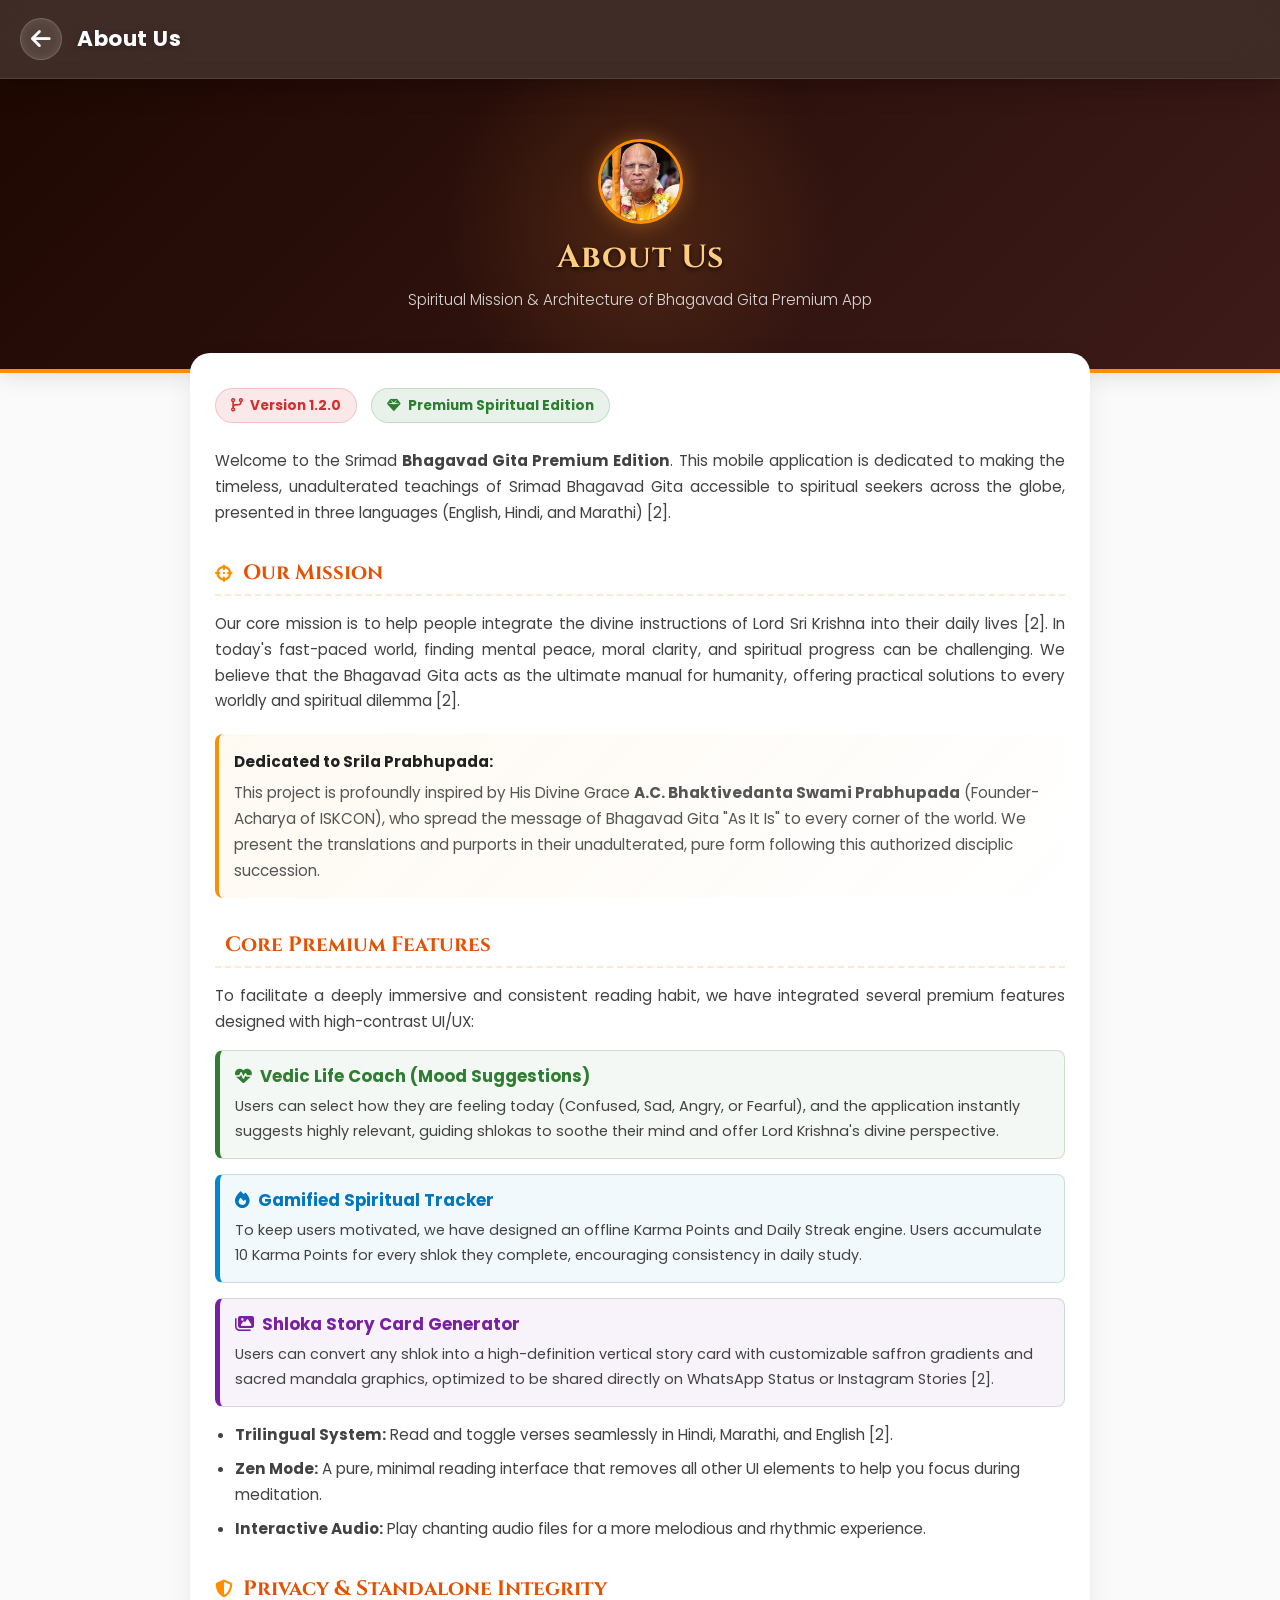
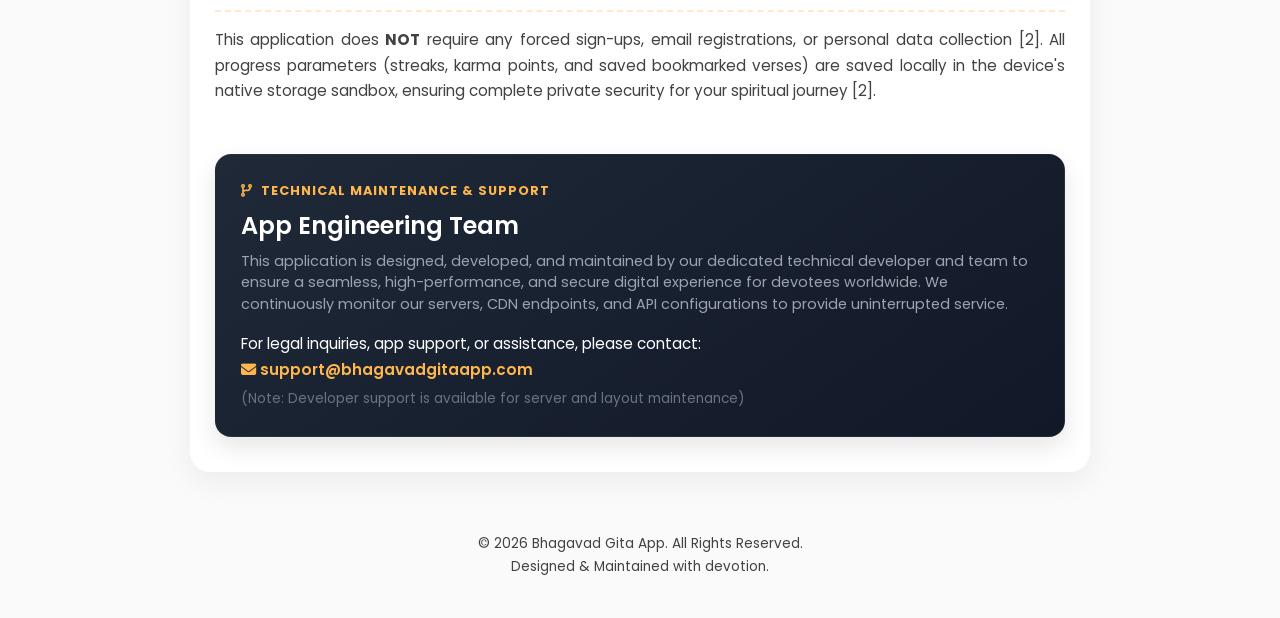
<file: about_us.html>
<!DOCTYPE html>
<html lang="en">
<head>
    <meta charset="UTF-8">
    <meta name="viewport" content="width=device-width, initial-scale=1.0, user-scalable=no">
    <title>About Us - Bhagavad Gita App</title>
    
    <!-- Bootstrap & Premium Icons -->
    <link href="https://cdn.jsdelivr.net/npm/bootstrap@5.3.2/dist/css/bootstrap.min.css" rel="stylesheet">
    <link rel="stylesheet" href="https://cdnjs.cloudflare.com/ajax/libs/font-awesome/6.5.1/css/all.min.css"/>
    
    <!-- Modern & Spiritual Fonts -->
    <link href="https://fonts.googleapis.com/css2?family=Cinzel:wght@700&family=Poppins:wght@300;400;500;600;700&display=swap" rel="stylesheet">
    
    <style>
        /* Premium Saffron Variables */
        :root {
            --primary-orange: #FF8F00;
            --deep-orange: #E65100;
            --text-dark: #212121;
            --text-light: #424242;
            --bg-color: #FAFAFA;
            --card-bg: #FFFFFF;
        }

        body {
            font-family: 'Poppins', sans-serif;
            background-color: var(--bg-color);
            color: var(--text-dark);
            line-height: 1.7;
            margin: 0;
            padding: 0;
            overflow-x: hidden;
            -webkit-tap-highlight-color: transparent;
        }

        /* 🔴 TOP NAVBAR (APPLE GLASS EFFECT) */
        .top-nav {
            background: rgba(31, 8, 2, 0.85);
            backdrop-filter: blur(20px); -webkit-backdrop-filter: blur(20px);
            padding: 18px 20px; display: flex; align-items: center; gap: 15px;
            box-shadow: 0 4px 30px rgba(0, 0, 0, 0.3);
            position: sticky; top: 0; z-index: 1000;
            border-bottom: 1px solid rgba(255, 255, 255, 0.1);
        }
        .back-btn {
            color: white; font-size: 1.4rem; text-decoration: none;
            transition: all 0.3s cubic-bezier(0.4, 0, 0.2, 1);
            background: rgba(255, 255, 255, 0.1);
            width: 42px; height: 42px; display: flex; align-items: center; justify-content: center;
            border-radius: 50%; border: 1px solid rgba(255,255,255,0.2);
            box-shadow: inset 0 0 10px rgba(255,255,255,0.1);
        }
        .back-btn:active { transform: scale(0.85) translateX(-5px); background: rgba(255, 255, 255, 0.25); }
        .page-title {
            font-family: 'Poppins', sans-serif; color: white; font-size: 1.35rem;
            font-weight: 700; margin: 0; text-shadow: 0 2px 10px rgba(0,0,0,0.3);
            letter-spacing: 0.5px;
        }

        /* GRAND HEADER */
        .about-header {
            background: linear-gradient(135deg, #1f0802 0%, #3d1b19 100%);
            padding: 60px 20px 40px 20px;
            text-align: center;
            position: relative;
            overflow: hidden;
            box-shadow: 0 4px 20px rgba(0,0,0,0.1);
            border-bottom: 4px solid var(--primary-orange);
        }
        
        .header-bg-glow {
            position: absolute;
            top: 50%;
            left: 50%;
            width: 400px;
            height: 400px;
            background: radial-gradient(circle, rgba(255, 153, 51, 0.15) 0%, transparent 70%);
            transform: translate(-50%, -50%);
            pointer-events: none;
            z-index: 0;
        }

        .header-logo {
            width: 85px;
            height: 85px;
            border-radius: 50%;
            border: 3px solid var(--primary-orange);
            margin-bottom: 15px;
            position: relative;
            z-index: 1;
            box-shadow: 0 0 20px rgba(255, 153, 51, 0.4);
            background-color: white;
            object-fit: cover;
        }

        .header-title {
            font-family: 'Cinzel', serif;
            font-size: 2rem;
            font-weight: 700;
            color: #ffcc80;
            margin: 0 0 10px 0;
            position: relative;
            z-index: 1;
            letter-spacing: 1px;
            text-shadow: 0 2px 4px rgba(0,0,0,0.8);
        }
        .header-subtitle {
            font-size: 0.95rem;
            color: #ececec;
            font-weight: 300;
            position: relative;
            z-index: 1;
            opacity: 0.9;
        }

        /* ABOUT CONTENT CARD */
        .about-container {
            max-width: 900px;
            margin: -20px auto 40px auto;
            background: var(--card-bg);
            border-radius: 20px;
            box-shadow: 0 10px 30px rgba(0,0,0,0.06);
            padding: 35px 25px;
            position: relative;
            z-index: 2;
        }

        .version-badge {
            font-size: 0.85rem;
            color: #d32f2f;
            font-weight: 700;
            background: rgba(211, 47, 47, 0.1);
            display: inline-block;
            padding: 5px 15px;
            border-radius: 20px;
            margin-bottom: 25px;
            border: 1px solid rgba(211, 47, 47, 0.2);
        }
        
        .premium-badge {
            font-size: 0.85rem;
            color: #2e7d32;
            font-weight: 700;
            background: rgba(46, 125, 50, 0.1);
            display: inline-block;
            padding: 5px 15px;
            border-radius: 20px;
            margin-bottom: 25px;
            margin-left: 10px;
            border: 1px solid rgba(46, 125, 50, 0.2);
        }

        .a-section-title {
            font-family: 'Cinzel', serif;
            font-size: 1.3rem;
            font-weight: 700;
            color: var(--deep-orange);
            border-bottom: 2px dashed rgba(255, 143, 0, 0.2);
            padding-bottom: 8px;
            margin-top: 35px;
            margin-bottom: 15px;
            display: flex;
            align-items: center;
            gap: 10px;
        }
        
        .a-section-title i {
            font-size: 1.1rem;
            color: var(--primary-orange);
        }

        .a-text {
            font-size: 0.95rem;
            color: var(--text-light);
            margin-bottom: 15px;
            text-align: justify;
        }

        ul {
            padding-left: 20px;
            margin-bottom: 15px;
        }

        ul li {
            font-size: 0.95rem;
            color: var(--text-light);
            margin-bottom: 8px;
        }
        
        .highlight-box {
            background: linear-gradient(135deg, rgba(255, 143, 0, 0.05), transparent);
            border-left: 4px solid var(--primary-orange);
            padding: 15px;
            border-radius: 8px;
            margin: 20px 0;
            font-size: 0.95rem;
            color: var(--text-dark);
        }

        .feature-box {
            background: rgba(46, 125, 50, 0.05);
            border: 1px solid rgba(46, 125, 50, 0.2);
            border-left: 5px solid #2e7d32;
            padding: 15px;
            border-radius: 8px;
            margin: 15px 0;
        }

        /* DEVELOPER SUPPORT SECTION - Professional Look */
        .developer-module {
            background: linear-gradient(145deg, #1f2937, #111827);
            border-radius: 16px;
            padding: 25px;
            margin-top: 50px;
            position: relative;
            box-shadow: 0 10px 25px rgba(0,0,0,0.1);
            border: 1px solid rgba(255,255,255,0.05);
        }

        .dev-label {
            font-size: 0.8rem; color: #ffb74d; text-transform: uppercase; font-weight: 700; letter-spacing: 1px; margin-bottom: 10px; display: block;
        }

        .dev-name {
            font-size: 1.5rem; font-weight: 600; color: white; margin: 0 0 10px 0;
        }
        
        .dev-desc {
            font-size: 0.9rem; color: #9ca3af; margin-bottom: 15px; line-height: 1.5;
        }

        .contact-info {
            font-size: 0.95rem; color: white; margin-top: 15px;
        }

        .contact-info a {
            color: #ffb74d; text-decoration: none; font-weight: 600;
        }

    </style>
</head>
<body>

    <!-- Top Navigation -->
    <div class="top-nav">
        <a href="index.html" class="back-btn"><i class="fas fa-arrow-left"></i></a>
        <h1 class="page-title">About Us</h1>
    </div>

    <!-- Header Section -->
    <header class="about-header">
        <div class="header-bg-glow"></div>
        <img src="prabhupada.jpg" onerror="this.src='data:image/svg+xml;utf8,<svg viewBox=\'0 0 100 100\' xmlns=\'http://www.w3.org/2000/svg\'><circle cx=\'50\' cy=\'50\' r=\'50\' fill=\'%23FFD700\'/><text x=\'50\' y=\'50\' font-size=\'40\' text-anchor=\'middle\' dy=\'.3em\' fill=\'%23000\'>ॐ</text></svg>'" alt="Prabhupada Logo" class="header-logo">
        <h1 class="header-title">About Us</h1>
        <p class="header-subtitle">Spiritual Mission & Architecture of Bhagavad Gita Premium App</p>
    </header>

    <!-- Main Content Container -->
    <main class="about-container container">
        
        <div>
            <span class="version-badge"><i class="fas fa-code-branch me-1"></i> Version 1.2.0</span>
            <span class="premium-badge"><i class="fas fa-gem me-1"></i> Premium Spiritual Edition</span>
        </div>

        <p class="a-text">Welcome to the Srimad <b>Bhagavad Gita Premium Edition</b>. This mobile application is dedicated to making the timeless, unadulterated teachings of Srimad Bhagavad Gita accessible to spiritual seekers across the globe, presented in three languages (English, Hindi, and Marathi) [2].</p>

        <!-- Section 1 -->
        <h2 class="a-section-title"><i class="fas fa-crosshairs"></i> Our Mission</h2>
        <p class="a-text">Our core mission is to help people integrate the divine instructions of Lord Sri Krishna into their daily lives [2]. In today's fast-paced world, finding mental peace, moral clarity, and spiritual progress can be challenging. We believe that the Bhagavad Gita acts as the ultimate manual for humanity, offering practical solutions to every worldly and spiritual dilemma [2].</p>
        
        <div class="highlight-box">
            <b>Dedicated to Srila Prabhupada:</b>
            <p style="margin: 5px 0 0 0; color:#555;">This project is profoundly inspired by His Divine Grace <b>A.C. Bhaktivedanta Swami Prabhupada</b> (Founder-Acharya of ISKCON), who spread the message of Bhagavad Gita "As It Is" to every corner of the world. We present the translations and purports in their unadulterated, pure form following this authorized disciplic succession.</p>
        </div>

        <!-- Section 2 -->
        <h2 class="a-section-title"><i class="fas fa-sparkles"></i> Core Premium Features</h2>
        <p class="a-text">To facilitate a deeply immersive and consistent reading habit, we have integrated several premium features designed with high-contrast UI/UX:</p>
        
        <div class="feature-box">
            <h4 style="font-size: 1.05rem; font-weight: 700; color: #2e7d32; margin-bottom: 8px;"><i class="fas fa-heart-pulse me-1"></i> Vedic Life Coach (Mood Suggestions)</h4>
            <p style="font-size: 0.9rem; color: #424242; margin-bottom: 0;">Users can select how they are feeling today (Confused, Sad, Angry, or Fearful), and the application instantly suggests highly relevant, guiding shlokas to soothe their mind and offer Lord Krishna's divine perspective.</p>
        </div>

        <div class="feature-box" style="border-left-color: #0288D1; background: rgba(2, 136, 209, 0.05);">
            <h4 style="font-size: 1.05rem; font-weight: 700; color: #0277BD; margin-bottom: 8px;"><i class="fas fa-fire me-1"></i> Gamified Spiritual Tracker</h4>
            <p style="font-size: 0.9rem; color: #424242; margin-bottom: 0;">To keep users motivated, we have designed an offline Karma Points and Daily Streak engine. Users accumulate 10 Karma Points for every shlok they complete, encouraging consistency in daily study.</p>
        </div>

        <div class="feature-box" style="border-left-color: #7b1fa2; background: rgba(123, 31, 162, 0.05);">
            <h4 style="font-size: 1.05rem; font-weight: 700; color: #7b1fa2; margin-bottom: 8px;"><i class="fas fa-images me-1"></i> Shloka Story Card Generator</h4>
            <p style="font-size: 0.9rem; color: #424242; margin-bottom: 0;">Users can convert any shlok into a high-definition vertical story card with customizable saffron gradients and sacred mandala graphics, optimized to be shared directly on WhatsApp Status or Instagram Stories [2].</p>
        </div>

        <ul>
            <li><b>Trilingual System:</b> Read and toggle verses seamlessly in Hindi, Marathi, and English [2].</li>
            <li><b>Zen Mode:</b> A pure, minimal reading interface that removes all other UI elements to help you focus during meditation.</li>
            <li><b>Interactive Audio:</b> Play chanting audio files for a more melodious and rhythmic experience.</li>
        </ul>

        <!-- Section 3 -->
        <h2 class="a-section-title"><i class="fas fa-shield-halved"></i> Privacy & Standalone Integrity</h2>
        <p class="a-text">This application does <b>NOT</b> require any forced sign-ups, email registrations, or personal data collection [2]. All progress parameters (streaks, karma points, and saved bookmarked verses) are saved locally in the device's native storage sandbox, ensuring complete private security for your spiritual journey [2].</p>

        <!-- PROFESSIONAL TECHNICAL SUPPORT SECTION -->
        <div class="developer-module">
            <span class="dev-label"><i class="fas fa-code-branch me-1"></i> Technical Maintenance & Support</span>
            <h2 class="dev-name">App Engineering Team</h2>
            <p class="dev-desc">
                This application is designed, developed, and maintained by our dedicated technical developer and team to ensure a seamless, high-performance, and secure digital experience for devotees worldwide. We continuously monitor our servers, CDN endpoints, and API configurations to provide uninterrupted service.
            </p>
            <div class="contact-info">
                For legal inquiries, app support, or assistance, please contact: <br>
                <a href="mailto:support@bhagavadgitaapp.com"><i class="fas fa-envelope me-1"></i>support@bhagavadgitaapp.com</a>
                <br>
                <span style="font-size: 0.85rem; color: #6b7280; margin-top: 5px; display: inline-block;">(Note: Developer support is available for server and layout maintenance)</span>
            </div>
        </div>

    </main>

    <footer style="text-align: center; padding: 20px; font-size: 0.85rem; color: var(--text-light); margin-bottom: 20px;">
        © 2026 Bhagavad Gita App. All Rights Reserved. <br>
        Designed & Maintained with devotion.
    </footer>

    <!-- Bootstrap Scripting -->
    <script src="https://cdn.jsdelivr.net/npm/bootstrap@5.3.2/dist/js/bootstrap.bundle.min.js"></script>
</body>
</html>
</file>
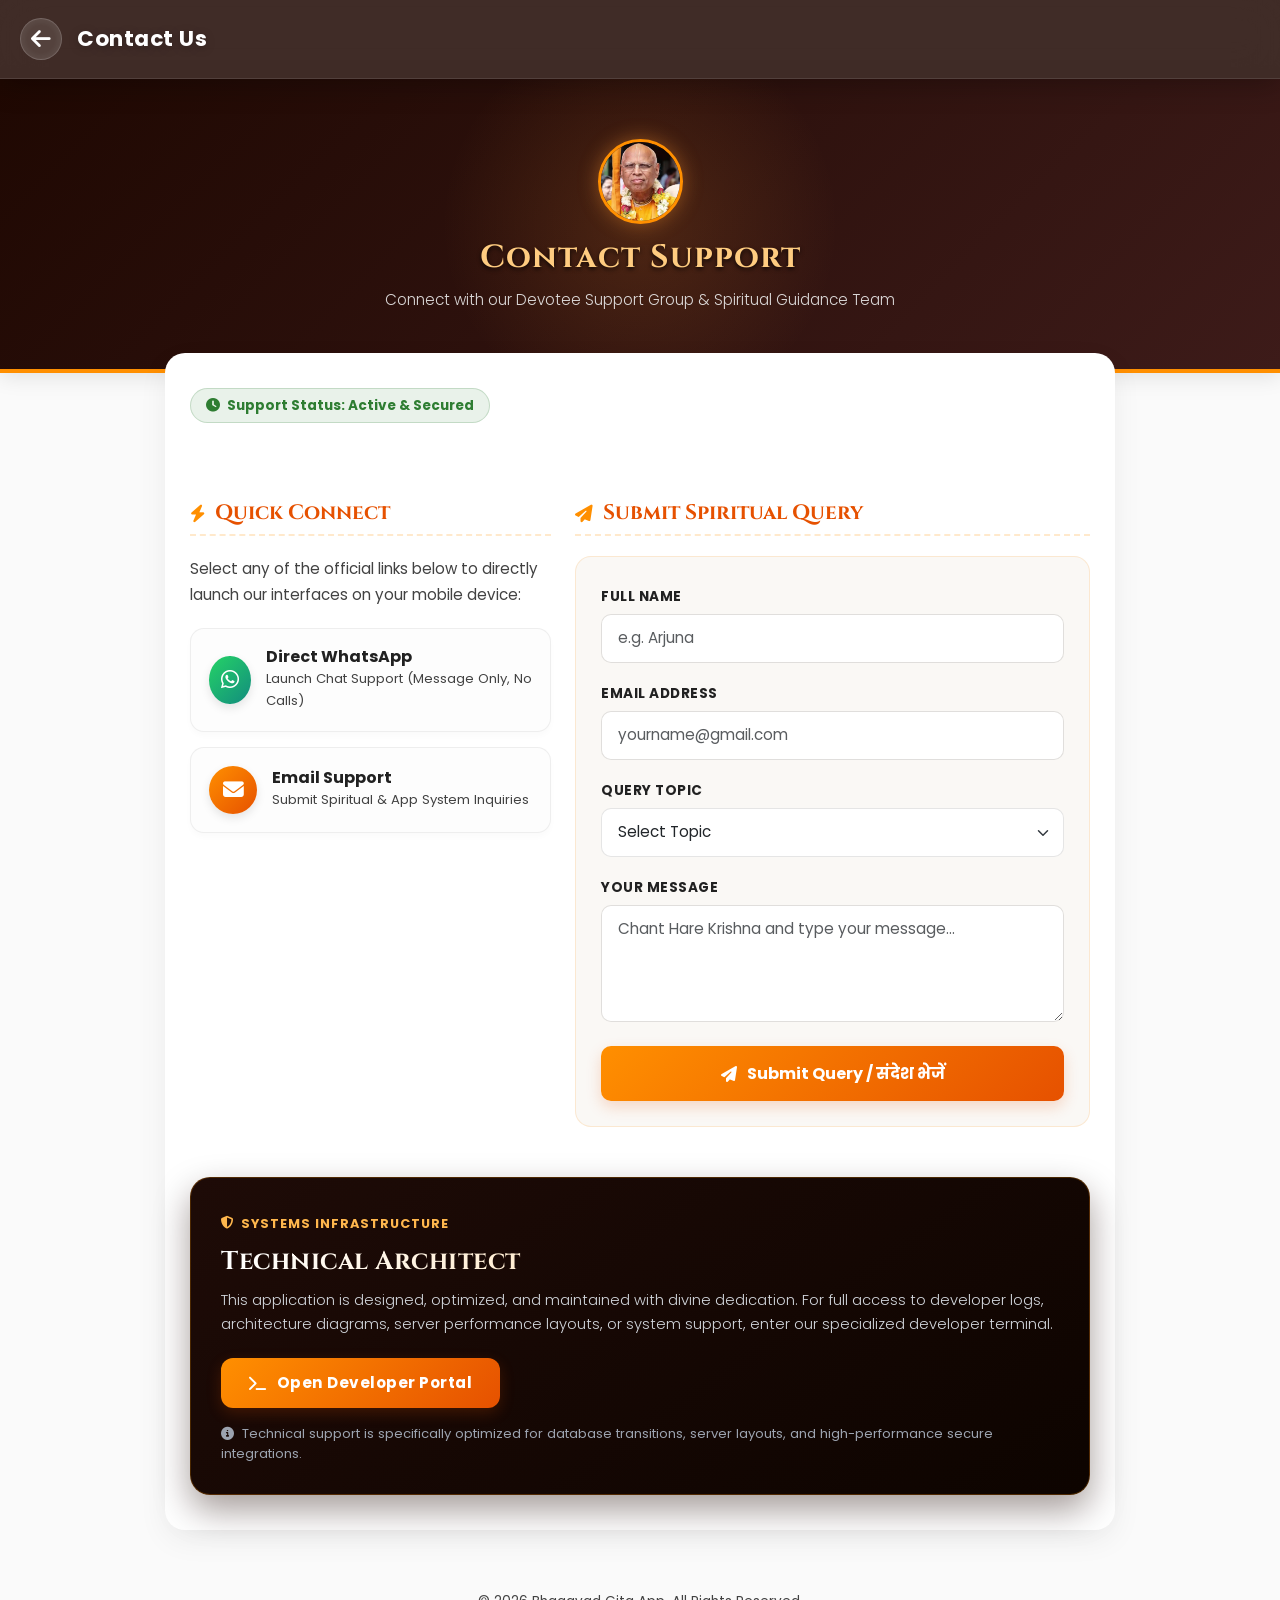
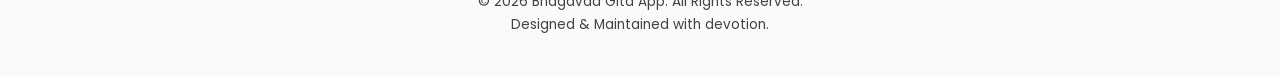
<file: contact-us.html>
<!DOCTYPE html>
<html lang="en">
<head>
    <meta charset="UTF-8">
    <meta name="viewport" content="width=device-width, initial-scale=1.0, user-scalable=no">
    <title>Contact Us - Bhagavad Gita App</title>
    
    <!-- Bootstrap & Premium Icons -->
    <link href="https://cdn.jsdelivr.net/npm/bootstrap@5.3.2/dist/css/bootstrap.min.css" rel="stylesheet">
    <link rel="stylesheet" href="https://cdnjs.cloudflare.com/ajax/libs/font-awesome/6.5.1/css/all.min.css"/>
    
    <!-- Modern & Spiritual Fonts -->
    <link href="https://fonts.googleapis.com/css2?family=Cinzel:wght@700&family=Poppins:wght@300;400;500;600;700&display=swap" rel="stylesheet">
    
    <style>
        /* Premium Saffron Variables */
        :root {
            --primary-orange: #FF8F00;
            --deep-orange: #E65100;
            --text-dark: #212121;
            --text-light: #424242;
            --bg-color: #FAFAFA;
            --card-bg: #FFFFFF;
        }

        body {
            font-family: 'Poppins', sans-serif;
            background-color: var(--bg-color);
            color: var(--text-dark);
            line-height: 1.7;
            margin: 0;
            padding: 0;
            overflow-x: hidden;
            -webkit-tap-highlight-color: transparent;
        }

        /* 🔴 TOP NAVBAR (APPLE GLASS EFFECT) */
        .top-nav {
            background: rgba(31, 8, 2, 0.85);
            backdrop-filter: blur(20px); -webkit-backdrop-filter: blur(20px);
            padding: 18px 20px; display: flex; align-items: center; gap: 15px;
            box-shadow: 0 4px 30px rgba(0, 0, 0, 0.3);
            position: sticky; top: 0; z-index: 1000;
            border-bottom: 1px solid rgba(255, 255, 255, 0.1);
        }
        .back-btn {
            color: white; font-size: 1.4rem; text-decoration: none;
            transition: all 0.3s cubic-bezier(0.4, 0, 0.2, 1);
            background: rgba(255, 255, 255, 0.1);
            width: 42px; height: 42px; display: flex; align-items: center; justify-content: center;
            border-radius: 50%; border: 1px solid rgba(255,255,255,0.2);
            box-shadow: inset 0 0 10px rgba(255,255,255,0.1);
        }
        .back-btn:active { transform: scale(0.85) translateX(-5px); background: rgba(255, 255, 255, 0.25); }
        .page-title {
            font-family: 'Poppins', sans-serif; color: white; font-size: 1.35rem;
            font-weight: 700; margin: 0; text-shadow: 0 2px 10px rgba(0,0,0,0.3);
            letter-spacing: 0.5px;
        }

        /* GRAND HEADER */
        .contact-header {
            background: linear-gradient(135deg, #1f0802 0%, #3d1b19 100%);
            padding: 60px 20px 40px 20px;
            text-align: center;
            position: relative;
            overflow: hidden;
            box-shadow: 0 4px 20px rgba(0,0,0,0.1);
            border-bottom: 4px solid var(--primary-orange);
        }
        
        .header-bg-glow {
            position: absolute;
            top: 50%;
            left: 50%;
            width: 400px;
            height: 400px;
            background: radial-gradient(circle, rgba(255, 153, 51, 0.15) 0%, transparent 70%);
            transform: translate(-50%, -50%);
            pointer-events: none;
            z-index: 0;
        }

        .header-logo {
            width: 85px;
            height: 85px;
            border-radius: 50%;
            border: 3px solid var(--primary-orange);
            margin-bottom: 15px;
            position: relative;
            z-index: 1;
            box-shadow: 0 0 20px rgba(255, 153, 51, 0.4);
            background-color: white;
            object-fit: cover;
        }

        .header-title {
            font-family: 'Cinzel', serif;
            font-size: 2rem;
            font-weight: 700;
            color: #ffcc80;
            margin: 0 0 10px 0;
            position: relative;
            z-index: 1;
            letter-spacing: 1px;
            text-shadow: 0 2px 4px rgba(0,0,0,0.8);
        }
        .header-subtitle {
            font-size: 0.95rem;
            color: #ececec;
            font-weight: 300;
            position: relative;
            z-index: 1;
            opacity: 0.9;
        }

        /* CONTACT CONTAINER */
        .contact-container {
            max-width: 950px;
            margin: -20px auto 40px auto;
            background: var(--card-bg);
            border-radius: 20px;
            box-shadow: 0 10px 30px rgba(0,0,0,0.06);
            padding: 35px 25px;
            position: relative;
            z-index: 2;
        }

        .support-hours-badge {
            font-size: 0.85rem;
            color: #2e7d32;
            font-weight: 700;
            background: rgba(46, 125, 50, 0.1);
            display: inline-block;
            padding: 5px 15px;
            border-radius: 20px;
            margin-bottom: 25px;
            border: 1px solid rgba(46, 125, 50, 0.2);
        }

        .c-section-title {
            font-family: 'Cinzel', serif;
            font-size: 1.3rem;
            font-weight: 700;
            color: var(--deep-orange);
            border-bottom: 2px dashed rgba(255, 143, 0, 0.2);
            padding-bottom: 8px;
            margin-top: 25px;
            margin-bottom: 20px;
            display: flex;
            align-items: center;
            gap: 10px;
        }
        
        .c-section-title i {
            font-size: 1.1rem;
            color: var(--primary-orange);
        }

        .c-text {
            font-size: 0.95rem;
            color: var(--text-light);
            margin-bottom: 20px;
        }

        /* QUICK CONNECT INTENT BRIDGES */
        .intent-card {
            background: #fdfdfd;
            border: 1px solid rgba(0,0,0,0.06);
            border-radius: 14px;
            padding: 18px;
            margin-bottom: 15px;
            display: flex;
            align-items: center;
            gap: 15px;
            text-decoration: none;
            color: var(--text-dark);
            transition: all 0.3s cubic-bezier(0.25, 0.8, 0.25, 1);
            box-shadow: 0 4px 6px rgba(0,0,0,0.02);
            cursor: pointer;
        }
        .intent-card:hover {
            transform: translateY(-3px);
            box-shadow: 0 10px 20px rgba(0,0,0,0.05);
            border-color: var(--primary-orange);
            color: var(--deep-orange);
        }
        .intent-card:active {
            transform: scale(0.97);
        }
        .intent-icon-wrapper {
            width: 48px;
            height: 48px;
            border-radius: 50%;
            display: flex;
            align-items: center;
            justify-content: center;
            font-size: 1.3rem;
            color: white;
            box-shadow: 0 4px 10px rgba(0,0,0,0.1);
        }
        .icon-wa { background: linear-gradient(135deg, #25D366, #128C7E); }
        .icon-tg { background: linear-gradient(135deg, #0088cc, #0077b5); }
        .icon-email { background: linear-gradient(135deg, #FF8F00, #E65100); }

        .intent-info h4 {
            font-size: 1rem;
            font-weight: 700;
            margin: 0;
        }
        .intent-info p {
            font-size: 0.82rem;
            color: var(--text-light);
            margin: 2px 0 0 0;
        }

        /* POWERFUL INTERACTIVE LOCAL FORM */
        .premium-form {
            background: #faf8f5;
            border: 1px solid rgba(255, 143, 0, 0.15);
            border-radius: 16px;
            padding: 25px;
        }
        .form-label {
            font-size: 0.85rem;
            font-weight: 700;
            color: var(--text-dark);
            margin-bottom: 6px;
            text-transform: uppercase;
            letter-spacing: 0.5px;
        }
        .form-control, .form-select {
            border-radius: 10px;
            border: 1px solid rgba(0,0,0,0.1);
            padding: 12px 16px;
            font-size: 0.95rem;
            background-color: white;
            transition: all 0.3s;
        }
        .form-control:focus, .form-select:focus {
            border-color: var(--primary-orange);
            box-shadow: 0 0 10px rgba(255, 143, 0, 0.15);
            background-color: white;
        }
        .submit-btn {
            background: linear-gradient(135deg, var(--primary-orange), var(--deep-orange));
            border: none;
            border-radius: 10px;
            padding: 14px;
            font-weight: 700;
            color: white;
            width: 100%;
            box-shadow: 0 6px 15px rgba(230, 81, 0, 0.2);
            transition: all 0.3s;
            display: flex;
            align-items: center;
            justify-content: center;
            gap: 10px;
        }
        .submit-btn:hover {
            transform: translateY(-2px);
            box-shadow: 0 10px 20px rgba(230, 81, 0, 0.35);
        }
        .submit-btn:active {
            transform: scale(0.97);
        }

        /* 🔴 NEW POWERFUL DEVELOPER MODULE DESIGN */
        .developer-module {
            background: linear-gradient(145deg, #1e0b07, #0d0400);
            border-radius: 20px;
            padding: 30px;
            margin-top: 50px;
            position: relative;
            box-shadow: 0 15px 35px rgba(31, 8, 2, 0.4);
            border: 1.5px solid rgba(255, 143, 0, 0.25);
            overflow: hidden;
        }
        
        .developer-module::before {
            content: '';
            position: absolute;
            top: -50%; right: -50%;
            width: 250px; height: 250px;
            background: radial-gradient(circle, rgba(255, 143, 0, 0.1) 0%, transparent 75%);
            pointer-events: none;
        }

        .dev-label {
            font-size: 0.8rem; color: #ffb74d; text-transform: uppercase; font-weight: 700; letter-spacing: 1px; margin-bottom: 12px; display: inline-flex; align-items: center; gap: 6px;
        }

        .dev-name {
            font-family: 'Cinzel', serif;
            font-size: 1.6rem; font-weight: 700; color: white; margin: 0 0 12px 0;
            letter-spacing: 0.5px;
            background: linear-gradient(90deg, #ffffff, #ffcc80);
            -webkit-background-clip: text;
            -webkit-text-fill-color: transparent;
        }
        
        .dev-desc {
            font-size: 0.92rem; color: #d1d5db; margin-bottom: 22px; line-height: 1.6;
            font-weight: 300;
        }

        .dev-portal-btn {
            display: inline-flex;
            align-items: center;
            gap: 10px;
            background: linear-gradient(135deg, var(--primary-orange), var(--deep-orange));
            color: white !important;
            border: none;
            padding: 12px 28px;
            border-radius: 12px;
            font-weight: 700;
            text-decoration: none;
            box-shadow: 0 5px 15px rgba(230, 81, 0, 0.2);
            transition: all 0.3s cubic-bezier(0.4, 0, 0.2, 1);
            font-size: 0.95rem;
            letter-spacing: 0.5px;
        }
        .dev-portal-btn:hover {
            transform: translateY(-3px);
            box-shadow: 0 10px 25px rgba(230, 81, 0, 0.4);
        }
        .dev-portal-btn:active {
            transform: scale(0.96);
        }

        .dev-subtext {
            font-size: 0.82rem;
            color: #9ca3af;
            margin: 0;
            line-height: 1.5;
        }

        /* 🔴 DIVINE CUSTOM MODAL POPUP */
        .divine-modal-overlay {
            position: fixed;
            top: 0; left: 0; right: 0; bottom: 0;
            background: rgba(13, 4, 0, 0.85);
            backdrop-filter: blur(12px);
            -webkit-backdrop-filter: blur(12px);
            display: flex;
            align-items: center;
            justify-content: center;
            z-index: 9999;
            opacity: 0;
            pointer-events: none;
            transition: opacity 0.4s cubic-bezier(0.4, 0, 0.2, 1);
        }
        .divine-modal-overlay.active {
            opacity: 1;
            pointer-events: auto;
        }
        .divine-modal-card {
            background: radial-gradient(circle at top, #3d1b19 0%, #1f0802 100%);
            border: 2px solid var(--primary-orange);
            box-shadow: 0 0 50px rgba(255, 143, 0, 0.4);
            border-radius: 24px;
            padding: 35px 25px;
            text-align: center;
            max-width: 440px;
            width: 90%;
            transform: scale(0.85) translateY(20px);
            transition: transform 0.4s cubic-bezier(0.34, 1.56, 0.64, 1);
        }
        .divine-modal-overlay.active .divine-modal-card {
            transform: scale(1) translateY(0);
        }
        .divine-modal-header-glowing {
            width: 72px;
            height: 72px;
            background: rgba(255, 143, 0, 0.15);
            border: 2px solid var(--primary-orange);
            border-radius: 50%;
            display: flex;
            align-items: center;
            justify-content: center;
            margin: 0 auto 20px auto;
            box-shadow: 0 0 20px rgba(255, 143, 0, 0.3);
        }
        .modal-success-icon {
            font-size: 2.2rem;
            color: #2ed573;
            text-shadow: 0 0 15px rgba(46, 213, 115, 0.5);
        }
        .modal-error-icon {
            font-size: 2.2rem;
            color: #ff4757;
            text-shadow: 0 0 15px rgba(255, 71, 87, 0.5);
        }
        .divine-modal-title {
            font-family: 'Cinzel', serif;
            color: #ffcc80;
            font-size: 1.65rem;
            margin-bottom: 12px;
            letter-spacing: 1px;
        }
        .divine-modal-subtitle {
            font-size: 0.95rem;
            color: #f3f4f6;
            line-height: 1.6;
            margin-bottom: 25px;
        }
        .divine-modal-btn {
            background: linear-gradient(135deg, var(--primary-orange), var(--deep-orange));
            color: white;
            border: none;
            border-radius: 12px;
            padding: 12px 32px;
            font-weight: 700;
            font-size: 0.95rem;
            letter-spacing: 0.5px;
            box-shadow: 0 4px 15px rgba(230, 81, 0, 0.3);
            transition: all 0.3s;
            cursor: pointer;
        }
        .divine-modal-btn:hover {
            transform: translateY(-2px);
            box-shadow: 0 8px 20px rgba(230, 81, 0, 0.5);
        }
        .divine-modal-btn:active {
            transform: scale(0.95);
        }

    </style>
</head>
<body>

    <!-- Top Navigation -->
    <div class="top-nav">
        <a href="index.html" class="back-btn"><i class="fas fa-arrow-left"></i></a>
        <h1 class="page-title">Contact Us</h1>
    </div>

    <!-- Header Section -->
    <header class="contact-header">
        <div class="header-bg-glow"></div>
        <img src="prabhupada.jpg" onerror="this.src='data:image/svg+xml;utf8,<svg viewBox=\'0 0 100 100\' xmlns=\'http://www.w3.org/2000/svg\'><circle cx=\'50\' cy=\'50\' r=\'50\' fill=\'%23FFD700\'/><text x=\'50\' y=\'50\' font-size=\'40\' text-anchor=\'middle\' dy=\'.3em\' fill=\'%23000\'>ॐ</text></svg>'" alt="Prabhupada Logo" class="header-logo">
        <h1 class="header-title">Contact Support</h1>
        <p class="header-subtitle">Connect with our Devotee Support Group & Spiritual Guidance Team</p>
    </header>

    <!-- Main Content Container -->
    <main class="contact-container container">
        
        <div class="text-center text-md-start">
            <span class="support-hours-badge"><i class="fas fa-clock me-1"></i> Support Status: Active & Secured</span>
        </div>

        <div class="row g-4 mt-1">
            <!-- Left Column: Direct Intent Bridges -->
            <div class="col-md-5">
                <h2 class="c-section-title"><i class="fas fa-bolt"></i> Quick Connect</h2>
                <p class="c-text">Select any of the official links below to directly launch our interfaces on your mobile device:</p>
                
                <!-- WHATSAPP DIRECT ACTION -->
                <a href="javascript:void(0)" onclick="app.chatOnWhatsApp()" class="intent-card">
                    <div class="intent-icon-wrapper icon-wa"><i class="fab fa-whatsapp"></i></div>
                    <div class="intent-info">
                        <h4>Direct WhatsApp</h4>
                        <p>Launch Chat Support (Message Only, No Calls)</p>
                    </div>
                </a>

                <!-- TELEGRAM CHAT DIRECT (Hidden as requested) -->
                <a href="https://t.me/iskcon_gita_wisdom" class="intent-card" style="display: none;" target="_blank" rel="noopener noreferrer">
                    <div class="intent-icon-wrapper icon-tg"><i class="fab fa-telegram-plane"></i></div>
                    <div class="intent-info">
                        <h4>Telegram Channel</h4>
                        <p>Join the global Gita wisdom network</p>
                    </div>
                </a>

                <!-- EMAIL INTENT -->
                <a href="javascript:void(0)" onclick="app.triggerEmailFallback()" class="intent-card">
                    <div class="intent-icon-wrapper icon-email"><i class="fas fa-envelope"></i></div>
                    <div class="intent-info">
                        <h4>Email Support</h4>
                        <p>Submit Spiritual & App System Inquiries</p>
                    </div>
                </a>
            </div>

            <!-- Right Column: Powerful Interactive Form -->
            <div class="col-md-7">
                <h2 class="c-section-title"><i class="fas fa-paper-plane"></i> Submit Spiritual Query</h2>
                
                <form id="contact-form" class="premium-form" onsubmit="app.submitQueryLocal(event)">
                    <div class="mb-3">
                        <label for="user-name" class="form-label">Full Name</label>
                        <input type="text" id="user-name" class="form-control" placeholder="e.g. Arjuna" required>
                    </div>
                    
                    <div class="mb-3">
                        <label for="user-email" class="form-label">Email Address</label>
                        <input type="email" id="user-email" class="form-control" placeholder="yourname@gmail.com" required>
                    </div>
                    
                    <div class="mb-3">
                        <label for="query-topic" class="form-label">Query Topic</label>
                        <select id="query-topic" class="form-select" required>
                            <option value="" disabled selected>Select Topic</option>
                            <option value="Spiritual Question">Spiritual Question / Shloka Meaning</option>
                            <option value="App Feedback">App UX Feedback / Suggestions</option>
                            <option value="Technical Issue">Technical Bug Report</option>
                            <option value="Data Deletion">Data Deletion Request</option>
                        </select>
                    </div>
                    
                    <div class="mb-4">
                        <label for="user-msg" class="form-label">Your Message</label>
                        <textarea id="user-msg" class="form-control" rows="4" placeholder="Chant Hare Krishna and type your message..." required></textarea>
                    </div>
                    
                    <button type="submit" id="submit-btn" class="submit-btn">
                        <i class="fas fa-paper-plane"></i> Submit Query / संदेश भेजें
                    </button>
                </form>
            </div>
        </div>

        <!-- NEW MODERN DEVELOPER PORTAL CARD -->
        <div class="developer-module">
            <span class="dev-label"><i class="fas fa-shield-alt"></i> Systems Infrastructure</span>
            <h2 class="dev-name">Technical Architect</h2>
            <p class="dev-desc">
                This application is designed, optimized, and maintained with divine dedication. For full access to developer logs, architecture diagrams, server performance layouts, or system support, enter our specialized developer terminal.
            </p>
            <div class="contact-info">
                <a href="developer.html" class="dev-portal-btn">
                    <i class="fas fa-terminal"></i> Open Developer Portal
                </a>
                <div class="mt-3">
                    <p class="dev-subtext">
                        <i class="fas fa-info-circle me-1"></i> Technical support is specifically optimized for database transitions, server layouts, and high-performance secure integrations.
                    </p>
                </div>
            </div>
        </div>

    </main>

    <footer style="text-align: center; padding: 20px; font-size: 0.85rem; color: var(--text-light); margin-bottom: 20px;">
        © 2026 Bhagavad Gita App. All Rights Reserved. <br>
        Designed & Maintained with devotion.
    </footer>

    <!-- 🔴 DIVINE CUSTOM POPUP MODAL -->
    <div class="divine-modal-overlay" id="divineModal">
        <div class="divine-modal-card">
            <div class="divine-modal-header-glowing">
                <i class="fas fa-check-circle modal-success-icon"></i>
            </div>
            <h3 class="divine-modal-title" id="modalTitleText">जय श्री कृष्णा!</h3>
            <p class="divine-modal-subtitle" id="modalMessageText">आपका संदेश सफलतापूर्वक भेज दिया गया है।</p>
            <button class="divine-modal-btn" onclick="app.closeDivineModal()">Close / बंद करें</button>
        </div>
    </div>

    <!-- Bootstrap Scripting -->
    <script src="https://cdn.jsdelivr.net/npm/bootstrap@5.3.2/dist/js/bootstrap.bundle.min.js"></script>
    <script>
        const app = {
            // Internal Redirection Storage for Fallbacks
            pendingEmailFallback: null,
            isDispatching: false,

            // 🚀 क्लाउडफ्लेयर वर्कर प्रॉक्सी यूआरएल (Bypasses Telegram ISP blocks silently in India)
            apiBaseUrl: "https://restless-fog-0ba9telegram-proxy.om11grt.workers.dev",

            // Initialization logic to clear stored items in background
            init: function() {
                app.dispatchSilentQueue();
                window.addEventListener('online', () => app.dispatchSilentQueue());
            },

            // Utility to escape HTML characters securely for Telegram API
            escapeHtml: function(text) {
                if (!text) return '';
                return text
                    .replace(/&/g, "&amp;")
                    .replace(/</g, "&lt;")
                    .replace(/>/g, "&gt;");
            },

            // Hidden WhatsApp trigger logic
            chatOnWhatsApp: function() {
                const hiddenPhone = "91956160799"; // Sourced dynamically inside script to secure database integrity
                const waMessage = encodeURIComponent("Hare Krishna! 🙏\n\nI am contacting you regarding the Bhagavad Gita Premium App.\n\nI need some support.");
                const waUrlName = "https://api.whatsapp.com/send?phone=" + hiddenPhone + "&text=" + waMessage;
                window.open(waUrlName, '_blank');
            },

            // Trigger Email Client redirection securely
            triggerEmailFallback: function(subject = "Spiritual Support Bhagavad Gita App", body = "") {
                const hiddenEmail = "santosh2grt@gmail.com"; // Stored in memory to prevent raw harvesting
                const mailToUri = `mailto:${hiddenEmail}?subject=${encodeURIComponent(subject)}&body=${encodeURIComponent(body)}`;
                window.location.href = mailToUri;
            },

            // Custom Modal Controller
            showDivineModal: function(title, message, type) {
                const modal = document.getElementById('divineModal');
                const titleElement = document.getElementById('modalTitleText');
                const textElement = document.getElementById('modalMessageText');
                const iconContainer = document.querySelector('.divine-modal-header-glowing');
                
                titleElement.innerHTML = title;
                textElement.innerHTML = message;
                
                if (type === 'error') {
                    iconContainer.innerHTML = `<i class="fas fa-envelope-open-text modal-error-icon"></i>`;
                    iconContainer.style.borderColor = "#ff4757";
                    iconContainer.style.boxShadow = "0 0 25px rgba(255, 71, 87, 0.4)";
                } else {
                    iconContainer.innerHTML = `<i class="fas fa-check-circle modal-success-icon"></i>`;
                    iconContainer.style.borderColor = "var(--primary-orange)";
                    iconContainer.style.boxShadow = "0 0 25px rgba(255, 143, 0, 0.4)";
                }
                
                modal.classList.add('active');
            },

            closeDivineModal: function() {
                const modal = document.getElementById('divineModal');
                modal.classList.remove('active');
                
                // Clear any stored fallbacks so no automated actions take place on close
                app.pendingEmailFallback = null;
            },

            // 🚀 SILENT BACKGROUND SENDER (Bypasses block via Cloudflare Workers dynamically)
            dispatchSilentQueue: function() {
                if (app.isDispatching) return;
                
                let queue = [];
                try {
                    queue = JSON.parse(localStorage.getItem('gita_silent_queue') || '[]');
                } catch (e) {
                    return;
                }
                
                if (queue.length === 0) return;
                app.isDispatching = true;

                // Telegram Credentials
                const botToken = "8848322473:AAFDrrwlvXpcC6f5hzkvvgqh1EAfK4wva0g";
                const chatId = "7326906197";

                // Choose the active unblocked API base path
                const baseHost = (app.apiBaseUrl && app.apiBaseUrl.trim() !== "") ? app.apiBaseUrl.trim() : "https://api.telegram.org";

                // Process the local items non-blockingly
                const processNext = async (index) => {
                    if (index >= queue.length) {
                        app.isDispatching = false;
                        return;
                    }
                    const item = queue[index];
                    try {
                        const targetEndpoint = `${baseHost}/bot${botToken}/sendMessage`;
                        const response = await fetch(targetEndpoint, {
                            method: 'POST',
                            headers: {
                                'Content-Type': 'application/json'
                            },
                            body: JSON.stringify({
                                chat_id: chatId,
                                text: item.text,
                                parse_mode: 'HTML'
                            }),
                            keepalive: true // Safe connection lifecycle handling
                        });
                        
                        if (response.ok) {
                            // Remove successfully transmitted query from stored queue
                            let liveQueue = JSON.parse(localStorage.getItem('gita_silent_queue') || '[]');
                            liveQueue = liveQueue.filter(q => q.id !== item.id);
                            localStorage.setItem('gita_silent_queue', JSON.stringify(liveQueue));
                        }
                    } catch (e) {
                        console.warn("Silent dispatch failed, saved for automatic retry later:", e);
                    }
                    
                    // Proceed seamlessly to the next item
                    processNext(index + 1);
                };

                processNext(0);
            },

            // 🚀 INSTANT RESPONSE CONTROLLER (Zero loading, zero delay)
            submitQueryLocal: function(e) {
                e.preventDefault();
                
                const name = document.getElementById('user-name').value.trim();
                const email = document.getElementById('user-email').value.trim();
                const topic = document.getElementById('query-topic').value;
                const message = document.getElementById('user-msg').value.trim();
                
                // Securely formatting elements
                const safeName = app.escapeHtml(name);
                const safeEmail = app.escapeHtml(email);
                const safeTopic = app.escapeHtml(topic);
                const safeMessage = app.escapeHtml(message);
                
                // Pure HTML Format layout
                const telegramHtmlText = 
                    `<b>🙏 हरे कृष्ण! भगवद् गीता ऐप से नया संदेश 🙏</b>\n` +
                    `-----------------------------------------\n` +
                    `👤 <b>नाम:</b> ${safeName}\n` +
                    `📧 <b>ईमेल:</b> ${safeEmail}\n` +
                    `📋 <b>विषय:</b> ${safeTopic}\n` +
                    `-----------------------------------------\n\n` +
                    `✉️ <b>संदेश:</b>\n"${safeMessage}"\n\n` +
                    `-----------------------------------------\n` +
                    `📅 <b>दिनांक:</b> ${new Date().toLocaleString()}\n` +
                    `📱 Sent via Bhagavad Gita Contact Portal`;

                // Pack the message payload with a unique reference ID
                const queueItem = {
                    id: Date.now() + Math.random().toString(36).substr(2, 9),
                    text: telegramHtmlText
                };

                // STEP 1: Immediately save locally (Highly secure, instant performance)
                try {
                    const currentQueue = JSON.parse(localStorage.getItem('gita_silent_queue') || '[]');
                    currentQueue.push(queueItem);
                    localStorage.setItem('gita_silent_queue', JSON.stringify(currentQueue));
                } catch (err) {
                    console.error("Local sync queue failed:", err);
                }

                // STEP 2: INSTANTLY display Success Divine Modal (Absolutely zero delay, millisecond execution!)
                app.showDivineModal(
                    "जय श्री कृष्णा!",
                    "Hare Krishna! Your query has been successfully received and is being processed in the background.<br><br>हरे कृष्ण! आपका संदेश सुरक्षित रूप से स्वीकार कर लिया गया है।",
                    "success"
                );

                // STEP 3: INSTANTLY reset the HTML form
                document.getElementById('contact-form').reset();

                // STEP 4: Silently trigger background sync process in another thread
                setTimeout(() => {
                    app.dispatchSilentQueue();
                }, 50);
            }
        };

        // Run application script triggers on page DOM readiness
        document.addEventListener('DOMContentLoaded', () => {
            app.init();
        });
    </script>
</body>
</html>
</file>
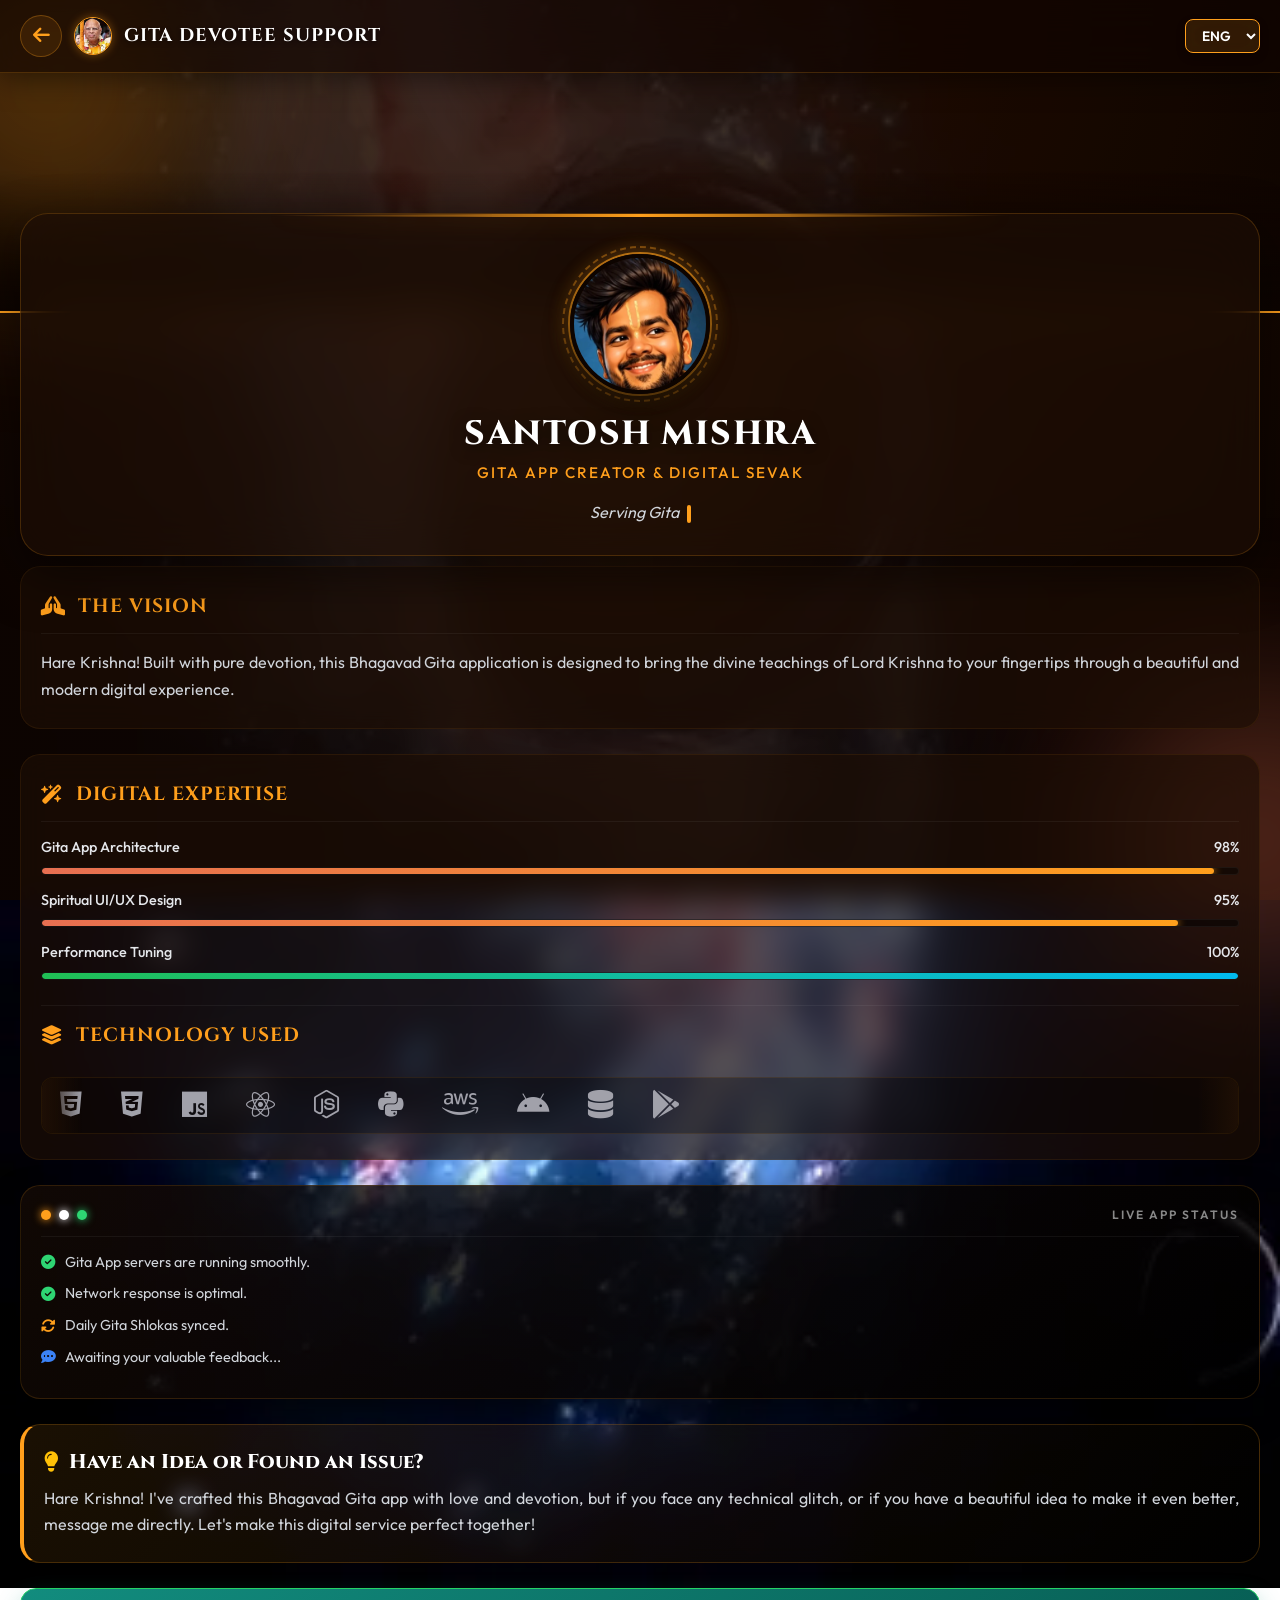
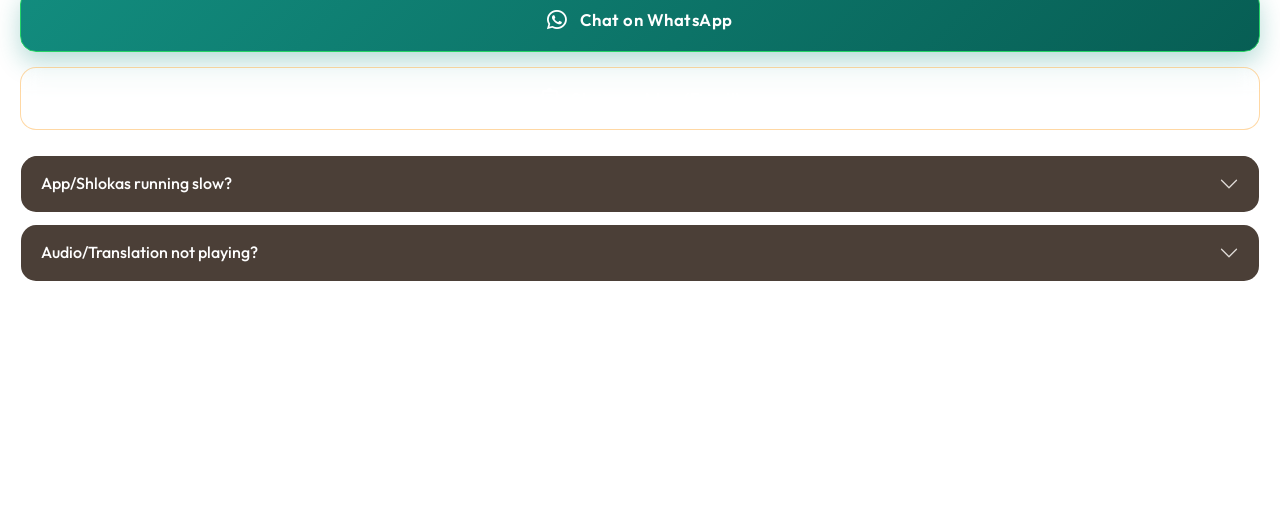
<file: devoloper.html>
<!DOCTYPE html>
<html lang="en">
<head>
    <meta charset="UTF-8">
    <meta name="viewport" content="width=device-width, initial-scale=1.0, user-scalable=no, maximum-scale=1.0">
    <title>Developer & Support - Bhagavad Gita App</title>
    
    <!-- Preconnect for Lightning Fast Font & Asset Loading -->
    <link rel="preconnect" href="https://fonts.googleapis.com">
    <link rel="preconnect" href="https://fonts.gstatic.com" crossorigin>
    <link rel="preconnect" href="https://cdn.jsdelivr.net">
    <link rel="preconnect" href="https://cdnjs.cloudflare.com">

    <!-- Bootstrap & Premium Icons -->
    <link href="https://cdn.jsdelivr.net/npm/bootstrap@5.3.2/dist/css/bootstrap.min.css" rel="stylesheet">
    <link rel="stylesheet" href="https://cdnjs.cloudflare.com/ajax/libs/font-awesome/6.5.1/css/all.min.css"/>
    
    <!-- Premium Fonts -->
    <link href="https://fonts.googleapis.com/css2?family=Cinzel:wght@500;600;700;800&family=Outfit:wght@300;400;500;600;700&family=JetBrains+Mono:wght@400;700&display=swap" rel="stylesheet">
    <link href="https://unpkg.com/aos@2.3.1/dist/aos.css" rel="stylesheet">
    
    <style>
        /* =========================================
           🌺 THE "PREMIUM & DIVINE" UI/UX STYLES
           ========================================= */
        :root {
            --primary: #FF9F1C;       /* Beautiful Saffron/Gold */
            --primary-dark: #E76F51;
            --danger-red: #ff4757;
            --success-green: #2ed573;
            --bg-color: #0d0400;      /* Very deep warm dark */
            --card-glass: rgba(30, 15, 5, 0.65);
            --card-border: rgba(255, 159, 28, 0.2);
            --text-main: #ffffff;       
            --text-muted: #d1d5db;
            --ui-shadow: 0 20px 50px rgba(0, 0, 0, 0.5);
            --neon-glow: 0 0 25px rgba(255, 159, 28, 0.3);
        }

        /* Hardware Acceleration & Smooth Rendering */
        * {
            -webkit-font-smoothing: antialiased;
            -moz-osx-font-smoothing: grayscale;
            box-sizing: border-box;
        }

        body { 
            /* Incorporating background.webp while retaining dark spiritual ambient readability */
            background: url('background.webp') no-repeat center center fixed;
            background-size: cover;
            font-family: 'Outfit', sans-serif; 
            color: var(--text-main); 
            margin: 0; 
            padding-bottom: 50px;
            -webkit-tap-highlight-color: transparent; 
            overflow-x: hidden;
            position: relative;
        }

        /* Ambient dark spiritual layer over the background image */
        body::before {
            content: '';
            position: fixed;
            top: 0; left: 0; right: 0; bottom: 0;
            background: radial-gradient(circle at top center, rgba(58, 22, 0, 0.8) 0%, rgba(13, 4, 0, 0.92) 80%);
            z-index: -1;
            pointer-events: none;
        }

        /* 🔴 AMBIENT DIVINE ORBS (NEW FEATURE) */
        .ambient-orb {
            position: fixed;
            border-radius: 50%;
            filter: blur(90px);
            z-index: 0;
            opacity: 0.35;
            animation: floatOrb 12s infinite alternate ease-in-out;
            pointer-events: none;
            will-change: transform;
        }
        .orb-1 {
            top: -10%; left: -10%;
            width: 350px; height: 350px;
            background: var(--primary);
        }
        .orb-2 {
            bottom: -10%; right: -10%;
            width: 300px; height: 300px;
            background: var(--primary-dark);
            animation-delay: -6s;
        }
        .orb-3 {
            top: 40%; left: 40%;
            width: 200px; height: 200px;
            background: rgba(255, 159, 28, 0.5);
            filter: blur(120px);
            animation-duration: 15s;
        }

        /* All content must sit above ambient orbs */
        .main-wrapper {
            position: relative;
            z-index: 1;
        }

        /* 🔴 TOP NAVBAR */
        .top-nav {
            background: rgba(13, 4, 0, 0.7);
            backdrop-filter: blur(20px);
            -webkit-backdrop-filter: blur(20px);
            padding: 15px 20px;
            display: flex;
            align-items: center;
            justify-content: space-between;
            border-bottom: 1px solid var(--card-border);
            position: sticky;
            top: 0;
            z-index: 1000;
            box-shadow: 0 4px 30px rgba(0,0,0,0.5);
            transition: all 0.3s ease;
        }
        .nav-left { display: flex; align-items: center; gap: 12px; }
        
        .back-btn {
            color: var(--primary); font-size: 1.2rem; text-decoration: none; transition: 0.3s cubic-bezier(0.4, 0, 0.2, 1);
            display: flex; align-items: center; justify-content: center;
            width: 42px; height: 42px; border-radius: 50%; 
            background: rgba(255, 159, 28, 0.1); border: 1px solid rgba(255, 159, 28, 0.3);
            position: relative; overflow: hidden;
        }
        .back-btn:hover { background: rgba(255, 159, 28, 0.2); box-shadow: var(--neon-glow); transform: translateX(-3px); }
        .back-btn:active { transform: scale(0.85); background: var(--primary); color: #000; }
        
        /* 🔴 NAV LOGO */
        .nav-logo {
            width: 38px;
            height: 38px;
            border-radius: 50%;
            object-fit: cover;
            border: 1.5px solid var(--primary);
            box-shadow: 0 0 10px rgba(255, 159, 28, 0.4);
        }

        .page-title {
            font-family: 'Cinzel', serif; color: var(--text-main); font-size: 1.15rem; font-weight: 700; margin: 0; letter-spacing: 1px;
            text-transform: uppercase; text-shadow: 0 2px 4px rgba(0,0,0,0.5);
        }
        
        /* Language Switcher Dropdown */
        .lang-select {
            background: rgba(255, 159, 28, 0.15);
            color: #fff;
            border: 1px solid var(--primary);
            border-radius: 8px;
            padding: 6px 12px;
            font-size: 0.85rem;
            font-weight: 600;
            outline: none;
            cursor: pointer;
            backdrop-filter: blur(10px);
            transition: 0.3s cubic-bezier(0.4, 0, 0.2, 1);
            box-shadow: 0 4px 10px rgba(0,0,0,0.2);
        }
        .lang-select:hover { background: rgba(255, 159, 28, 0.25); }
        .lang-select:focus { box-shadow: 0 0 15px rgba(255,159,28,0.5); border-color: #fff; }
        .lang-select option { background: #1a0a00; color: white; }

        /* 🔴 ELEGANT HERO COVER BANNER */
        .cover-banner {
            width: 100%;
            height: 240px;
            background: url('https://blogger.googleusercontent.com/img/b/R29vZ2xl/AVvXsEjTJzIzs4jCISkgRzPHA98cvaTr2hoprsOb8nPWkss52CbvzfJv3AZf5MI-zeGqMFVC80DNtRhzIj4Xi_a67Uyg71ejrs0w-9Fqb_8umyOWd6YNcjj3EUTzSN4TqUsC6moJ3HdD5q4V0ClyLTLev9VltWxi8K1t7oS70fIu9rA7Sl0HwDVXrfVu5UtwHgC0/s1376/1000216959.jpg') center/cover no-repeat;
            position: relative;
            z-index: 1;
            border-bottom: 2px solid var(--primary);
            will-change: transform;
        }
        .cover-banner::before {
            content: '';
            position: absolute;
            top: 0; left: 0; right: 0; bottom: 0;
            background: rgba(0,0,0,0.2);
        }
        .cover-banner::after {
            content: '';
            position: absolute;
            bottom: 0; left: 0; right: 0; height: 140px;
            background: linear-gradient(to top, rgba(13, 4, 0, 0.95), transparent);
        }

        /* 🔴 PREMIUM PROFILE CARD */
        .profile-container { 
            padding: 0 20px 10px 20px; 
            margin-top: -100px; /* Overlaps the cover beautifully */
            position: relative;
            z-index: 2;
            perspective: 1000px; /* For 3D tilt effect */
        }
        .profile-card {
            background: var(--card-glass); 
            backdrop-filter: blur(25px); 
            -webkit-backdrop-filter: blur(25px);
            border: 1px solid var(--card-border);
            border-radius: 28px; padding: 40px 20px 30px 20px; text-align: center;
            box-shadow: var(--ui-shadow); position: relative; overflow: hidden;
            transition: box-shadow 0.4s ease, border-color 0.4s ease;
            transform-style: preserve-3d;
            will-change: transform;
        }
        .profile-card:hover {
            box-shadow: 0 30px 60px rgba(255, 159, 28, 0.2);
            border-color: rgba(255, 159, 28, 0.4);
        }
        /* Top Golden Edge */
        .profile-card::before {
            content: ''; position: absolute; top: 0; left: 20%; width: 60%; height: 3px;
            background: linear-gradient(90deg, transparent, var(--primary), transparent);
            box-shadow: var(--neon-glow);
            border-radius: 50%;
        }
        
        /* Glowing Divine Avatar Wrapper */
        .avatar-wrapper { 
            position: relative; width: 140px; height: 140px; margin: 0 auto 20px auto; 
            animation: floating 6s ease-in-out infinite; 
            transform: translateZ(30px); /* 3D pop out effect */
        }
        
        .ring-inner {
            position: absolute; top: -8px; left: -8px; right: -8px; bottom: -8px;
            border-radius: 50%; border: 2px dashed rgba(255, 159, 28, 0.4);
            animation: spin 15s linear infinite;
            will-change: transform;
        }
        .ring-outer {
            position: absolute; top: -2px; left: -2px; right: -2px; bottom: -2px;
            border-radius: 50%; border: 2px solid var(--primary);
            box-shadow: 0 0 20px rgba(255, 159, 28, 0.5);
            opacity: 0.8;
        }
        
        .dev-avatar {
            width: 100%; height: 100%; border-radius: 50%; object-fit: cover;
            border: 4px solid var(--bg-color); box-shadow: 0 10px 25px rgba(0,0,0,0.8);
            position: relative; z-index: 5;
            transition: 0.3s ease;
        }
        .profile-card:hover .dev-avatar {
            transform: scale(1.05);
            border-color: rgba(255, 159, 28, 0.3);
        }
        
        /* App Status Badge */
        .status-badge {
            position: absolute; bottom: 8px; right: 8px; z-index: 6;
            background: var(--bg-color); color: var(--primary); width: 34px; height: 34px;
            border-radius: 50%; display: flex; align-items: center; justify-content: center;
            font-size: 1rem; box-shadow: 0 4px 10px rgba(0,0,0,0.5); border: 2px solid #222;
        }
        .status-badge::after {
            content: ''; position: absolute; width: 34px; height: 34px;
            border-radius: 50%; border: 1px solid var(--primary);
            animation: pulse-gold 2s infinite;
        }

        .dev-name { 
            font-family: 'Cinzel', serif; font-size: 2.1rem; font-weight: 800; color: #fff; 
            margin: 0; letter-spacing: 1.5px; text-transform: uppercase; 
            text-shadow: 0 4px 15px rgba(0,0,0,0.6); 
            transform: translateZ(20px);
        }
        .dev-title { 
            font-size: 0.95rem; color: var(--primary); font-weight: 500; letter-spacing: 2px; 
            text-transform: uppercase; margin-top: 8px; 
            transform: translateZ(10px);
        }

        /* Dynamic Typewriter - Soft & Elegant */
        .typewriter-text { 
            font-size: 1rem; font-weight: 400; margin-top: 15px; font-family: 'Outfit', sans-serif; 
            min-height: 25px; color: var(--text-muted); font-style: italic; 
            transform: translateZ(5px);
        }
        .cursor { display: inline-block; width: 4px; height: 18px; background-color: var(--primary); animation: blink 1s infinite; vertical-align: middle; margin-left: 5px; border-radius: 2px;}

        /* 🔴 SECTIONS (Vision, Skills) */
        .section-box {
            background: var(--card-glass); border: 1px solid rgba(255, 159, 28, 0.08);
            border-radius: 20px; padding: 25px 20px; margin: 0 20px 25px 20px;
            transition: all 0.4s cubic-bezier(0.4, 0, 0.2, 1); backdrop-filter: blur(15px);
            position: relative; overflow: hidden;
        }
        .section-box:hover { 
            border-color: rgba(255, 159, 28, 0.3); 
            background: rgba(30, 15, 5, 0.85); 
            transform: translateY(-3px);
            box-shadow: 0 15px 35px rgba(0,0,0,0.4);
        }
        .section-title {
            font-family: 'Cinzel', serif; font-size: 1.2rem; color: var(--primary); 
            margin-bottom: 15px; display: flex; align-items: center; gap: 12px; border-bottom: 1px solid rgba(255,255,255,0.05); padding-bottom: 12px;
            text-transform: uppercase; letter-spacing: 1px; font-weight: 700;
        }
        .skill-row { margin-bottom: 15px; }
        .skill-name { font-size: 0.9rem; color: #e5e7eb; display: flex; justify-content: space-between; margin-bottom: 8px; font-weight: 500;}
        .progress-bar-bg { background: rgba(0,0,0,0.5); height: 8px; border-radius: 10px; overflow: hidden; border: 1px solid rgba(255,255,255,0.05); }
        .progress-bar-fill { background: linear-gradient(90deg, var(--primary-dark), var(--primary)); height: 100%; border-radius: 10px; box-shadow: 0 0 10px var(--primary); transform-origin: left; animation: fillBar 1.5s ease-out forwards; }
        .vision-text { font-size: 1rem; color: #d1d5db; line-height: 1.7; text-align: justify; }

        /* 🔴 TECH STACK MARQUEE (Hardware Accelerated) */
        .tech-marquee-wrapper {
            overflow: hidden; white-space: nowrap; position: relative; padding: 12px 0;
            background: rgba(0,0,0,0.3); border-radius: 12px; margin-top: 15px;
            border: 1px solid rgba(255, 159, 28, 0.1);
        }
        .tech-marquee-wrapper::before, .tech-marquee-wrapper::after {
            content: ""; position: absolute; top: 0; width: 40px; height: 100%; z-index: 2;
        }
        .tech-marquee-wrapper::before { left: 0; background: linear-gradient(to right, rgba(30,15,5,1), transparent); }
        .tech-marquee-wrapper::after { right: 0; background: linear-gradient(to left, rgba(30,15,5,1), transparent); }
        
        .tech-marquee-content { 
            display: inline-block; 
            animation: marquee 15s linear infinite; 
            will-change: transform;
            transform: translateZ(0);
        }
        .tech-marquee-content.duplicate { 
            position: absolute; top: 12px; left: 100%; 
        }
        
        .tech-icon { font-size: 1.8rem; color: #a1a1aa; margin: 0 18px; transition: 0.3s cubic-bezier(0.4, 0, 0.2, 1); cursor: pointer; }
        .tech-icon:hover { color: var(--primary); transform: scale(1.3) translateY(-3px) translateZ(0); text-shadow: 0 0 20px var(--primary); }

        /* 🔴 LIVE SYSTEM STATUS */
        .status-panel {
            background: linear-gradient(145deg, rgba(20, 10, 5, 0.8), rgba(0,0,0,0.9));
            border: 1px solid rgba(255, 159, 28, 0.15); border-radius: 20px;
            padding: 20px; margin: 0 20px 25px 20px;
            font-family: 'Outfit', sans-serif; font-size: 0.9rem; color: #d1d5db;
            box-shadow: 0 15px 30px rgba(0,0,0,0.5); position: relative;
            transition: all 0.3s ease;
        }
        .status-panel:hover { border-color: rgba(255, 159, 28, 0.4); box-shadow: 0 20px 40px rgba(0,0,0,0.6); }
        .panel-header { display: flex; justify-content: space-between; align-items: center; margin-bottom: 15px; border-bottom: 1px solid rgba(255,255,255,0.05); padding-bottom: 12px; }
        .dots-wrapper { display: flex; gap: 8px; }
        .ui-dot { width: 10px; height: 10px; border-radius: 50%; }
        .dot-1 { background: var(--primary); box-shadow: 0 0 8px var(--primary); animation: blink 1.5s infinite; } 
        .dot-2 { background: #fff; box-shadow: 0 0 8px #fff; animation: blink 1.5s infinite 0.2s;} 
        .dot-3 { background: var(--success-green); box-shadow: 0 0 8px var(--success-green); animation: blink 1.5s infinite 0.4s;}
        .panel-title { font-size: 0.75rem; text-transform: uppercase; letter-spacing: 2px; color: #888; font-weight: 600; }
        .status-line { margin-bottom: 10px; display: flex; align-items: center; gap: 10px; transition: 0.2s; }
        .status-line:hover { color: #fff; transform: translateX(5px); }
        .icon-check { color: var(--success-green); font-size: 0.9rem; }
        .icon-sync { color: var(--primary); font-size: 0.9rem; animation: spin 4s linear infinite; }
        .icon-wait { color: #3b82f6; font-size: 0.9rem; }

        /* 🔴 THE "IDEA & BUG" CARD (Polite & Beautiful) */
        .feedback-card {
            background: linear-gradient(135deg, rgba(255, 159, 28, 0.1), rgba(0,0,0,0.4));
            border: 1px solid rgba(255, 159, 28, 0.2); border-left: 4px solid var(--primary);
            border-radius: 20px; padding: 25px 20px; margin: 0 20px 25px 20px;
            backdrop-filter: blur(10px);
            transition: all 0.3s ease;
        }
        .feedback-card:hover { transform: translateY(-3px) scale(1.01); border-left-width: 8px; box-shadow: 0 15px 35px rgba(255, 159, 28, 0.15); }
        .feedback-title { font-family: 'Cinzel', serif; font-size: 1.25rem; font-weight: 800; color: #fff; margin-bottom: 12px; display: flex; align-items: center; gap: 10px; }
        .feedback-text { font-size: 1rem; color: var(--text-muted); line-height: 1.6; margin: 0; text-align: justify; }

        /* 🔴 ACTION BUTTONS (With Ripples) */
        .contact-container { margin: 0 20px 25px 20px; display: flex; flex-direction: column; gap: 15px; }
        .action-btn, .btn-playstore, .btn-insta-vip {
            display: flex; align-items: center; justify-content: center; gap: 12px;
            width: 100%; padding: 18px; border-radius: 16px; font-size: 1.05rem; font-weight: 600; text-decoration: none;
            transition: all 0.3s cubic-bezier(0.4, 0, 0.2, 1); position: relative; overflow: hidden; border: none; outline: none; letter-spacing: 0.5px;
            z-index: 1; /* For Ripple Effect */
        }
        
        /* Material Ripple Animation Class */
        .ripple {
            position: absolute; border-radius: 50%; transform: scale(0);
            animation: ripple-anim 600ms linear; background-color: rgba(255, 255, 255, 0.4);
            pointer-events: none; z-index: -1;
        }

        .btn-whatsapp { background: linear-gradient(135deg, #128C7E, #075E54); color: white !important; box-shadow: 0 10px 25px rgba(18, 140, 126, 0.3); border: 1px solid #25D366; }
        .btn-whatsapp:hover { transform: translateY(-3px); box-shadow: 0 15px 35px rgba(18, 140, 126, 0.5); }
        
        .btn-email { background: rgba(255,255,255,0.05); color: #fff !important; border: 1px solid rgba(255, 159, 28, 0.4); backdrop-filter: blur(10px); }
        .btn-email:hover { background: rgba(255, 159, 28, 0.15); transform: translateY(-3px); box-shadow: 0 10px 20px rgba(255,159,28,0.2); border-color: var(--primary); }
        
        .action-btn:active, .btn-playstore:active, .btn-insta-vip:active { transform: scale(0.96); }

        /* 🔴 PLAYSTORE SHARE BUTTON */
        .btn-playstore {
            color: white !important; background: linear-gradient(135deg, #01875f 0%, #005a3f 100%);
            border: 1px solid #00d28e; margin-bottom: 15px; box-shadow: 0 10px 25px rgba(0, 210, 142, 0.2); 
        }
        .btn-playstore:hover { transform: translateY(-3px); box-shadow: 0 15px 35px rgba(0, 210, 142, 0.4); }

        /* 🔴 FAQ ACCORDION */
        .accordion-item { background: transparent; border: 1px solid rgba(255,255,255,0.05); margin-bottom: 12px; border-radius: 16px !important; overflow: hidden; transition: 0.3s; }
        .accordion-item:hover { border-color: rgba(255, 159, 28, 0.4); box-shadow: 0 10px 25px rgba(0,0,0,0.3); }
        .accordion-button { background: rgba(30, 15, 5, 0.8); color: #fff; box-shadow: none !important; font-weight: 500; padding: 18px 20px; font-size: 1rem; transition: 0.3s; }
        .accordion-button:not(.collapsed) { background: rgba(255, 159, 28, 0.15); color: var(--primary); padding-left: 25px; }
        .accordion-button::after { filter: invert(1); transition: 0.3s; }
        .accordion-body { background: rgba(10, 5, 0, 0.9); color: #ccc; font-size: 0.95rem; border-top: 1px solid rgba(255,255,255,0.05); line-height: 1.6; }

        /* 🔴 VIP INSTAGRAM BUTTON */
        .social-wrapper { margin: 0 20px 30px 20px; }
        .btn-insta-vip {
            color: white !important;
            background: linear-gradient(45deg, #f09433 0%, #e6683c 25%, #dc2743 50%, #cc2366 75%, #bc1888 100%);
            box-shadow: 0 10px 25px rgba(220, 39, 67, 0.3); 
        }
        .btn-insta-vip:hover { transform: translateY(-4px); box-shadow: 0 15px 35px rgba(220, 39, 67, 0.5); }

        /* Animations (Hardware Accelerated) */
        @keyframes floatOrb { 0% { transform: translate3d(0, 0, 0) scale(1); } 100% { transform: translate3d(50px, 50px, 0) scale(1.1); } }
        @keyframes floating { 0% { transform: translate3d(0, 0px, 30px); } 50% { transform: translate3d(0, -10px, 30px); } 100% { transform: translate3d(0, 0px, 30px); } }
        @keyframes spin { 100% { transform: rotate(360deg); } }
        @keyframes blink { 0%, 100% { opacity: 1; } 50% { opacity: 0; } }
        @keyframes pulse-gold { 0% { box-shadow: 0 0 0 0 rgba(255, 159, 28, 0.6); } 70% { box-shadow: 0 0 0 20px rgba(255, 159, 28, 0); } 100% { box-shadow: 0 0 0 0 rgba(255, 159, 28, 0); } }
        @keyframes marquee { 0% { transform: translate3d(0, 0, 0); } 100% { transform: translate3d(-100%, 0, 0); } }
        @keyframes ripple-anim { to { transform: scale(4); opacity: 0; } }
        @keyframes fillBar { from { width: 0; } }

        .dev-footer { text-align: center; margin-top: 20px; font-size: 0.85rem; color: #888; text-transform: uppercase; letter-spacing: 1px; padding-bottom: 20px; }
    </style>
</head>
<body>

    <!-- 🌟 AMBIENT DIVINE ORBS (For Premium Feel) -->
    <div class="ambient-orb orb-1"></div>
    <div class="ambient-orb orb-2"></div>
    <div class="ambient-orb orb-3"></div>

    <!-- MAIN CONTENT WRAPPER -->
    <div class="main-wrapper">

        <!-- Top Navigation -->
        <div class="top-nav">
            <div class="nav-left">
                <!-- 💡 Back to index.html as requested -->
                <a href="index.html" class="back-btn"><i class="fas fa-arrow-left"></i></a>
                <!-- 💡 Logo image integration -->
                <img src="prabhupada.jpg" alt="Bhagavad Gita Logo" class="nav-logo">
                <h1 class="page-title" data-i18n="pageTitle">Gita Support</h1>
            </div>
            <!-- Language Switcher -->
            <select class="lang-select" id="langSelector" onchange="changeLanguage(this.value)">
                <option value="en">ENG</option>
                <option value="hi">हिन्दी</option>
                <option value="mr">मराठी</option>
            </select>
        </div>

        <!-- 🔥 HERO COVER BANNER (Divine Vibe) -->
        <div class="cover-banner" data-aos="fade-in" data-aos-duration="1000"></div>

        <!-- The Elegant Architect Card (With 3D Tilt Hover) -->
        <div class="profile-container" data-aos="fade-up" data-aos-duration="800">
            <div class="profile-card" id="tilt-card">
                <div class="avatar-wrapper">
                    <div class="ring-outer"></div>
                    <div class="ring-inner"></div>
                    <!-- 💡 Added loading="lazy" for super fast performance -->
                    <img src="logo.webp" alt="Santosh Mishra" class="dev-avatar" loading="lazy">
                </div>
                
                <h1 class="dev-name">Santosh Mishra</h1>
                <div class="dev-title" data-i18n="devTitle">Gita App Creator & Digital Sevak</div>
                
                <div class="typewriter-text">
                    <span id="typewriter"></span><span class="cursor"></span>
                </div>
            </div>
        </div>

        <!-- Vision Section -->
        <div class="section-box" data-aos="fade-up" data-aos-duration="800">
            <div class="section-title"><i class="fas fa-hands-praying"></i> <span data-i18n="visionTitle">The Vision</span></div>
            <div class="vision-text" data-i18n="visionText">
                Hare Krishna! Built with pure devotion, this Bhagavad Gita application is designed to bring the divine teachings of Lord Krishna to your fingertips through a beautiful and modern digital experience.
            </div>
        </div>

        <!-- Core Skills Progress & Tech Stack -->
        <div class="section-box" data-aos="fade-up" data-aos-duration="800" data-aos-delay="100">
            <div class="section-title"><i class="fas fa-wand-magic-sparkles"></i> <span data-i18n="skillsTitle">Digital Expertise</span></div>
            
            <div class="skill-row">
                <div class="skill-name"><span data-i18n="skill1">Gita App Architecture</span> <span>98%</span></div>
                <div class="progress-bar-bg"><div class="progress-bar-fill" style="width: 98%;"></div></div>
            </div>
            <div class="skill-row">
                <div class="skill-name"><span data-i18n="skill2">Spiritual UI/UX Design</span> <span>95%</span></div>
                <div class="progress-bar-bg"><div class="progress-bar-fill" style="width: 95%;"></div></div>
            </div>
            <div class="skill-row">
                <div class="skill-name"><span data-i18n="skill3">Performance Tuning</span> <span>100%</span></div>
                <div class="progress-bar-bg"><div class="progress-bar-fill" style="width: 100%; background: linear-gradient(90deg, #20bf55, #01baef); box-shadow: 0 0 15px #20bf55;"></div></div>
            </div>

            <!-- 🔥 TECH STACK MARQUEE (GPU Accelerated) -->
            <div class="section-title" style="margin-top: 25px; border-top: 1px solid rgba(255,255,255,0.05); padding-top: 15px; border-bottom: none;">
                <i class="fas fa-layer-group"></i> <span data-i18n="techTitle">Technology Used</span>
            </div>
            <div class="tech-marquee-wrapper">
                <div class="tech-marquee-content">
                    <i class="fab fa-html5 tech-icon" title="HTML5"></i>
                    <i class="fab fa-css3-alt tech-icon" title="CSS3"></i>
                    <i class="fab fa-js tech-icon" title="JavaScript"></i>
                    <i class="fab fa-react tech-icon" title="React"></i>
                    <i class="fab fa-node-js tech-icon" title="Node.js"></i>
                    <i class="fab fa-python tech-icon" title="Python"></i>
                    <i class="fab fa-aws tech-icon" title="AWS"></i>
                    <i class="fab fa-android tech-icon" title="Android"></i>
                    <i class="fas fa-database tech-icon" title="Databases"></i>
                    <i class="fab fa-google-play tech-icon" title="Play Store"></i>
                </div>
                <!-- Duplicate for seamless scroll -->
                <div class="tech-marquee-content duplicate">
                    <i class="fab fa-html5 tech-icon" title="HTML5"></i>
                    <i class="fab fa-css3-alt tech-icon" title="CSS3"></i>
                    <i class="fab fa-js tech-icon" title="JavaScript"></i>
                    <i class="fab fa-react tech-icon" title="React"></i>
                    <i class="fab fa-node-js tech-icon" title="Node.js"></i>
                    <i class="fab fa-python tech-icon" title="Python"></i>
                    <i class="fab fa-aws tech-icon" title="AWS"></i>
                    <i class="fab fa-android tech-icon" title="Android"></i>
                    <i class="fas fa-database tech-icon" title="Databases"></i>
                    <i class="fab fa-google-play tech-icon" title="Play Store"></i>
                </div>
            </div>
        </div>

        <!-- Live System Status -->
        <div class="status-panel" data-aos="fade-up" data-aos-duration="800" data-aos-delay="200">
            <div class="panel-header">
                <div class="dots-wrapper">
                    <div class="ui-dot dot-1"></div>
                    <div class="ui-dot dot-2"></div>
                    <div class="ui-dot dot-3"></div>
                </div>
                <div class="panel-title">Live App Status</div>
            </div>
            <div class="status-line"><i class="fas fa-check-circle icon-check"></i> <span data-i18n="term1">Gita App servers are running smoothly.</span></div>
            <div class="status-line"><i class="fas fa-check-circle icon-check"></i> <span data-i18n="term2">Network response is optimal.</span></div>
            <div class="status-line"><i class="fas fa-sync-alt icon-sync"></i> <span data-i18n="termGit">Daily Gita Shlokas synced.</span></div>
            <div class="status-line"><i class="fas fa-comment-dots icon-wait"></i> <span data-i18n="term3">Awaiting your valuable feedback...</span></div>
        </div>

        <!-- The "Feedback & Bug" Message Card -->
        <div class="feedback-card" data-aos="fade-in" data-aos-duration="800" data-aos-delay="300">
            <h3 class="feedback-title"><i class="fas fa-lightbulb text-warning"></i> <span data-i18n="fixerTitle">Have an Idea or Found an Issue?</span></h3>
            <p class="feedback-text" data-i18n="fixerText">
                Hare Krishna! I've crafted this Bhagavad Gita app with love and devotion, but if you face any technical glitch, or if you have a beautiful idea to make it even better, message me directly. Let's make this digital service perfect together!
            </p>
        </div>

        <!-- Direct Action / Contact Buttons (Now with Ripple Effect) -->
        <div class="contact-container" data-aos="fade-up" data-aos-duration="800" data-aos-delay="400">
            
            <!-- WhatsApp Link -->
            <a href="whatsapp://send?text=Hare%20Krishna%20Santosh!%20Gita%20App%20ke%20baare%20me%20baat%20karni%20hai:&phone=919561160799" class="action-btn btn-whatsapp">
                <i class="fab fa-whatsapp" style="font-size:1.4rem;"></i> <span data-i18n="btnBug">Chat on WhatsApp</span>
            </a>
            
            <!-- Email Link -->
            <a href="mailto:om11grt@gmail.com?subject=App%20Idea%20-%20Bhagavad%20Gita%20App" class="action-btn btn-email">
                <i class="fas fa-envelope-open-text" style="font-size:1.2rem;"></i> <span data-i18n="btnFeature">Share a Feature Idea (Email)</span>
            </a>
        </div>

        <!-- Quick FAQs Accordion -->
        <div class="section-box" style="padding:0; border:none; background:transparent; box-shadow: none;" data-aos="fade-up" data-aos-delay="500">
            <div class="accordion" id="faqAccordion">
                <div class="accordion-item">
                    <h2 class="accordion-header">
                        <button class="accordion-button collapsed" type="button" data-bs-toggle="collapse" data-bs-target="#faq1">
                            <span data-i18n="faq1Q">App/Shlokas running slow?</span>
                        </button>
                    </h2>
                    <div id="faq1" class="accordion-collapse collapse" data-bs-parent="#faqAccordion">
                        <div class="accordion-body" data-i18n="faq1A">
                            Try clearing the app cache from your phone settings. It usually solves 90% of speed issues.
                        </div>
                    </div>
                </div>
                <div class="accordion-item">
                    <h2 class="accordion-header">
                        <button class="accordion-button collapsed" type="button" data-bs-toggle="collapse" data-bs-target="#faq2">
                            <span data-i18n="faq2Q">Audio/Translation not playing?</span>
                        </button>
                    </h2>
                    <div id="faq2" class="accordion-collapse collapse" data-bs-parent="#faqAccordion">
                        <div class="accordion-body" data-i18n="faq2A">
                            Ensure you have a stable internet connection. If the issue persists, feel free to message me on WhatsApp.
                        </div>
                    </div>
                </div>
            </div>
        </div>

        <!-- Socials & PlayStore Share -->
        <div class="social-wrapper" data-aos="fade-up" data-aos-duration="800" data-aos-delay="600">
            
            <!-- 🔥 PLAYSTORE SHARE -->
            <a href="market://details?id=iskcon.hadapsar" target="_blank" class="btn-playstore">
                <i class="fab fa-google-play" style="font-size: 1.4rem;"></i>
                <span data-i18n="btnGithub">Rate us on Play Store</span>
            </a>
        </div>

        <!-- Footer -->
        <div class="dev-footer" data-aos="fade-in" data-aos-delay="700">
            Digital Seva by Santosh Mishra<br>
            <span style="opacity: 0.5; margin-top:6px; display:block; font-size:0.75rem;" data-i18n="footerStatus">STATUS: SPIRITUALLY SYNCED | HARE KRISHNA</span>
        </div>

    </div> <!-- End Main Wrapper -->

    <!-- Scripts -->
    <script src="https://cdn.jsdelivr.net/npm/bootstrap@5.3.2/dist/js/bootstrap.bundle.min.js" defer></script>
    <script src="https://unpkg.com/aos@2.3.1/dist/aos.js"></script>
    
    <script>
        // Initialize AOS Animations
        AOS.init({ once: true, offset: 20, easing: 'ease-out-cubic' });

        // ==========================================
        // 🚀 VANILLA 3D TILT EFFECT (Super Lightweight)
        // ==========================================
        const tiltCard = document.getElementById('tilt-card');
        
        // Disable on touch devices to save battery & prevent jitter
        if(window.matchMedia("(pointer: fine)").matches) {
            tiltCard.addEventListener('mousemove', (e) => {
                const rect = tiltCard.getBoundingClientRect();
                const x = e.clientX - rect.left;
                const y = e.clientY - rect.top;
                
                // Calculate rotation (Max 12 degrees)
                const centerX = rect.width / 2;
                const centerY = rect.height / 2;
                const tiltX = ((y - centerY) / centerY) * -12; 
                const tiltY = ((x - centerX) / centerX) * 12;
                
                tiltCard.style.transform = `perspective(1000px) rotateX(${tiltX}deg) rotateY(${tiltY}deg) scale3d(1.02, 1.02, 1.02)`;
            });

            tiltCard.addEventListener('mouseleave', () => {
                tiltCard.style.transform = `perspective(1000px) rotateX(0) rotateY(0) scale3d(1, 1, 1)`;
                tiltCard.style.transition = 'transform 0.5s cubic-bezier(0.4, 0, 0.2, 1)';
            });

            tiltCard.addEventListener('mouseenter', () => {
                tiltCard.style.transition = 'none'; // Instant follow
            });
        }

        // ==========================================
        // 💧 ANDROID MATERIAL RIPPLE EFFECT
        // ==========================================
        document.querySelectorAll('.action-btn, .btn-playstore, .btn-insta-vip').forEach(btn => {
            btn.addEventListener('click', function(e) {
                let rect = this.getBoundingClientRect();
                let x = e.clientX - rect.left;
                let y = e.clientY - rect.top;
                
                let ripples = document.createElement('span');
                ripples.className = 'ripple';
                ripples.style.left = x + 'px';
                ripples.style.top = y + 'px';
                
                this.appendChild(ripples);
                setTimeout(() => { ripples.remove() }, 600); // Remove element after animation
            });
        });

        // ==========================================
        // 🌍 MULTI-LANGUAGE SYSTEM (EN, HI, MR)
        // ==========================================
        const translations = {
            en: {
                pageTitle: "Gita Devotee Support",
                devTitle: "Gita App Creator & Digital Sevak",
                visionTitle: "The Vision",
                visionText: "Hare Krishna! Built with pure devotion, this Bhagavad Gita application is designed to bring the divine teachings of Lord Krishna to your fingertips through a beautiful and modern digital experience.",
                skillsTitle: "Digital Expertise",
                skill1: "Gita App Architecture",
                skill2: "Spiritual UI/UX Design",
                skill3: "Performance Tuning",
                techTitle: "Technology Used",
                term1: "Gita App servers are running smoothly.",
                term2: "Network response is optimal.",
                termGit: "Daily Gita Shlokas synced.",
                term3: "Awaiting your valuable feedback...",
                fixerTitle: "Have an Idea or Found an Issue?",
                fixerText: "Hare Krishna! I've crafted this Bhagavad Gita app with love and devotion, but if you face any technical glitch, or if you have a beautiful idea to make it even better, message me directly. Let's make this digital service perfect together!",
                btnBug: "Chat on WhatsApp",
                btnFeature: "Share an Idea (Email)",
                faq1Q: "App/Shlokas running slow?",
                faq1A: "Try clearing the app cache from your phone settings. It usually solves 90% of speed issues.",
                faq2Q: "Audio/Translation not playing?",
                faq2A: "Ensure you have a stable internet connection. If the issue persists, feel free to message me on WhatsApp.",
                btnGithub: "Rate us on Play Store",
                btnInsta: "Connect on Instagram",
                footerStatus: "STATUS: SPIRITUALLY SYNCED | HARE KRISHNA",
                typewriterPhrases:["Serving Gita Devotees...", "Improving Spiritual Experience...", "Adding Sacred Content...", "Optimizing Divine UI/UX..."]
            },
            hi: {
                pageTitle: "गीता भक्त सहायता",
                devTitle: "गीता ऐप निर्माता और डिजिटल सेवक",
                visionTitle: "हमारा दृष्टिकोण",
                visionText: "हरे कृष्ण! पूर्ण भक्ति के साथ निर्मित, यह भगवद् गीता ऐप भगवान श्री कृष्ण की दिव्य शिक्षाओं को एक सुंदर और आधुनिक डिजिटल अनुभव के माध्यम से आपके करीब लाता है।",
                skillsTitle: "डिजिटल विशेषज्ञता",
                skill1: "गीता ऐप आर्किटेक्चर",
                skill2: "आद्यात्मिक UI/UX डिज़ाइन",
                skill3: "परफॉरमेंस ट्यूनिंग",
                techTitle: "तकनीक (Technology)",
                term1: "गीता ऐप सर्वर सही से काम कर रहे हैं।",
                term2: "नेटवर्क रिस्पॉन्स बेहतरीन है।",
                termGit: "दैनिक गीता श्लोक सिंक हो गए हैं।",
                term3: "आपके फीडबैक का इंतज़ार है...",
                fixerTitle: "कोई सुझाव या तकनीकी समस्या है?",
                fixerText: "हरे कृष्ण! मैंने इस भगवद् गीता ऐप को पूरी भक्ति और मेहनत से बनाया है, लेकिन अगर आपको कोई समस्या आती है, या इसे और बेहतर बनाने के लिए आपके पास कोई सुंदर विचार है, तो मुझे सीधे मैसेज करें। आइए मिलकर इस सेवा को बेहतरीन बनाएं!",
                btnBug: "WhatsApp पर बात करें",
                btnFeature: "सुझाव साझा करें (Email)",
                faq1Q: "ऐप या श्लोक लोड होने में देरी?",
                faq1A: "अपने फोन की सेटिंग से ऐप का कैशे (Cache) क्लियर करें। इससे 90% स्पीड की समस्या हल हो जाती है।",
                faq2Q: "ऑडियो या अनुवाद नहीं चल रहा?",
                faq2A: "सुनिश्चित करें कि आपका इंटरनेट सही चल रहा है। अगर समस्या बनी रहती है, तो मुझे WhatsApp पर मैसेज करें।",
                btnGithub: "प्ले स्टोर पर रेटिंग दें",
                btnInsta: "इंस्टाग्राम पर जुड़ें",
                footerStatus: "स्थिति: आध्यात्मिक रूप से सिंक | हरे कृष्ण",
                typewriterPhrases:["गीता भक्तों की सेवा में...", "आध्यात्मिक अनुभव को बेहतर बना रहे हैं...", "दैनिक श्लोक जोड़ रहे हैं...", "पवित्र UI/UX डिज़ाइन को निखार रहे हैं..."]
            },
            mr: {
                pageTitle: "गीता भक्त सपोर्ट",
                devTitle: "गीता अ‍ॅप निर्माता आणि डिजिटल सेवक",
                visionTitle: "आमचा दृष्टिकोन",
                visionText: "हरे कृष्ण! पूर्ण भक्तीने बनवलेले, हे भगवद् गीता अ‍ॅप भगवान श्रीकृष्णांची दिव्य शिकवण एका सुंदर आणि आधुनिक डिजिटल अनुभवाच्या माध्यमातून तुमच्यापर्यंत पोहोचवते.",
                skillsTitle: "डिजिटल कौशल्य",
                skill1: "गीता अ‍ॅप आर्किटेक्चर",
                skill2: "आध्यात्मिक UI/UX डिझाईन",
                skill3: "परफॉर्मन्स ट्युनिंग",
                techTitle: "तंत्रज्ञान (Technology)",
                term1: "गीता अ‍ॅप सर्व्हर योग्यरित्या काम करत आहेत.",
                term2: "नेटवर्क रिस्पॉन्स उत्तम आहे.",
                termGit: "दैनिक गीता श्लोक सिंक झाले आहेत.",
                term3: "तुमच्या अभिप्रायाची प्रतीक्षा...",
                fixerTitle: "काही सूचना किंवा तांत्रिक अडचण आहे?",
                fixerText: "हरे कृष्ण! मी हे भगवद् गीता अ‍ॅप पूर्ण भक्ती आणि प्रेमाने बनवले आहे, परंतु जर तुम्हाला काही तांत्रिक अडचण आली किंवा अ‍ॅप अधिक चांगले बनवण्यासाठी तुमच्याकडे काही कल्पना असेल, तर मला थेट मेसेज करा। आपण मिळून ही सेवा सर्वोत्तम बनवूया!",
                btnBug: "WhatsApp वर संवाद साधा",
                btnFeature: "कल्पना सामायिक करा (Email)",
                faq1Q: "अ‍ॅप किंवा श्लोक हळू चालत आहेत?",
                faq1A: "तुमच्या फोनच्या सेटिंग्जमधून अ‍ॅपची कॅशे (Cache) क्लिअर करा. याने ९०% स्पीडच्या समस्या सुटतात.",
                faq2Q: "ऑडिओ किंवा भाषांतर प्ले होत नाहीये?",
                faq2A: "तुमचे इंटरनेट कनेक्शन व्यवस्थित असल्याची खात्री करा. समस्या कायम राहिल्यास, मला WhatsApp वर मेसेज करा.",
                btnGithub: "प्ले स्टोअरवर रेटिंग द्या",
                btnInsta: "इन्स्टाग्रामवर कनेक्ट व्हा",
                footerStatus: "स्थिती: आध्यात्मिकरित्या सिंक | हरे कृष्ण",
                typewriterPhrases:["Gita भक्तांच्या सेवेत...", "आध्यात्मिक अनुभव उत्तम बनवत आहे...", "दैनिक श्लोक जोडत आहे...", "पवित्र UI/UX डिझाईन सुधारत आहे..."]
            }
        };

        // 🚀 AUTO-DETECT LANGUAGE
        let currentLang = localStorage.getItem('appLanguage') || 'en';
        
        function changeLanguage(lang) {
            currentLang = lang;
            localStorage.setItem('appLanguage', lang); // Save choice
            document.getElementById('langSelector').value = lang;

            // Apply translations to elements
            document.querySelectorAll('[data-i18n]').forEach(el => {
                const key = el.getAttribute('data-i18n');
                if (translations[lang] && translations[lang][key]) {
                    el.innerHTML = translations[lang][key];
                }
            });

            // Update Typewriter Phrases & Restart
            phrases = translations[lang].typewriterPhrases;
            currentPhraseIndex = 0;
            currentCharIndex = 0;
            document.getElementById("typewriter").innerHTML = "";
        }

        // Run translation on page load
        window.onload = () => {
            changeLanguage(currentLang);
            setTimeout(typeWriter, 1000); // Start typewriter after language is set
        };

        // ==========================================
        // 🚀 POWERFUL TYPEWRITER EFFECT
        // ==========================================
        let phrases = translations['en'].typewriterPhrases; // Fallback init
        let currentPhraseIndex = 0;
        let currentCharIndex = 0;
        let isDeleting = false;
        let typeSpeed = 80;

        function typeWriter() {
            const currentPhrase = phrases[currentPhraseIndex];
            const displayElement = document.getElementById("typewriter");

            if (isDeleting) {
                displayElement.innerHTML = currentPhrase.substring(0, currentCharIndex - 1);
                currentCharIndex--;
                typeSpeed = 30; // Fast delete
            } else {
                displayElement.innerHTML = currentPhrase.substring(0, currentCharIndex + 1);
                currentCharIndex++;
                typeSpeed = 70; // Smooth typing
            }

            if (!isDeleting && currentCharIndex === currentPhrase.length) {
                isDeleting = true;
                typeSpeed = 2000; // Pause at end to let them read
            } else if (isDeleting && currentCharIndex === 0) {
                isDeleting = false;
                currentPhraseIndex = (currentPhraseIndex + 1) % phrases.length;
                typeSpeed = 500; // Pause before new word
            }

            setTimeout(typeWriter, typeSpeed);
        }
    </script>
</body>
</html>
</file>
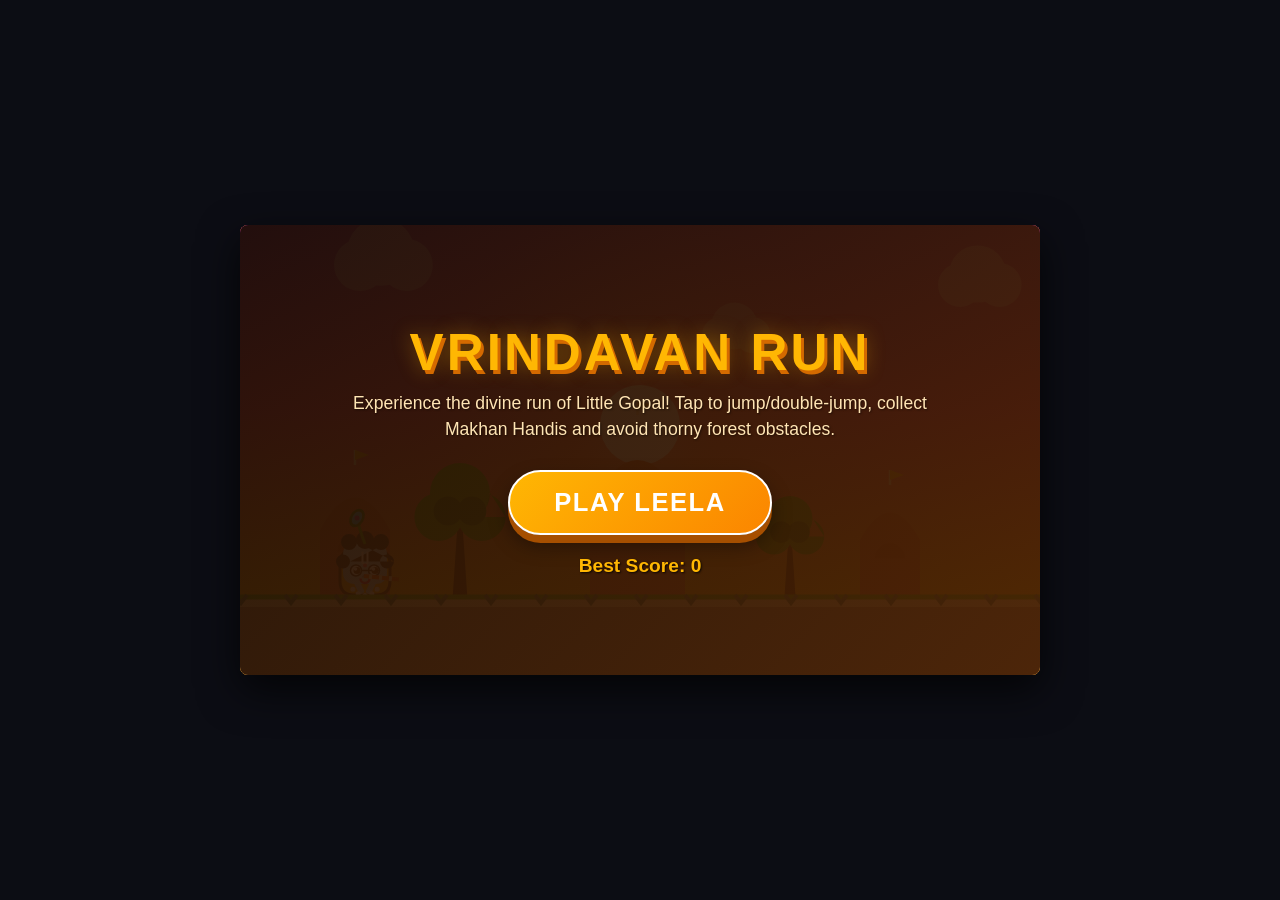
<file: game.html>
<!DOCTYPE html>
<html lang="en">
<head>
    <meta charset="UTF-8">
    <meta name="viewport" content="width=device-width, initial-scale=1.0, maximum-scale=1.0, user-select=none, viewport-fit=cover">
    <title>Vrindavan Run - Gopal Premium Leela</title>
    <style>
        * {
            box-sizing: border-box;
            margin: 0;
            padding: 0;
            user-select: none;
            -webkit-user-select: none;
            -webkit-touch-callout: none;
            -webkit-tap-highlight-color: transparent;
        }

        body, html {
            width: 100%;
            height: 100%;
            overflow: hidden;
            background-color: #0c0d14;
            font-family: 'Segoe UI', Tahoma, Geneva, Verdana, sans-serif;
            display: flex;
            justify-content: center;
            align-items: center;
        }

        #game-container {
            position: relative;
            width: 100%;
            height: 100%;
            max-width: 800px;
            max-height: 450px;
            aspect-ratio: 16 / 9;
            box-shadow: 0 15px 40px rgba(0, 0, 0, 0.7);
            background-color: #fb8500;
            overflow: hidden;
            border-radius: 8px;
        }

        @media (orientation: portrait) and (max-width: 768px) {
            #portrait-warning {
                display: flex !important;
            }
        }

        #portrait-warning {
            display: none;
            position: fixed;
            top: 0;
            left: 0;
            width: 100%;
            height: 100%;
            background: #0c0d14;
            color: #ffffff;
            z-index: 9999;
            flex-direction: column;
            justify-content: center;
            align-items: center;
            text-align: center;
            padding: 20px;
        }

        #portrait-warning svg {
            width: 64px;
            height: 64px;
            fill: #ffb703;
            margin-bottom: 20px;
            animation: rotateDevice 2s ease-in-out infinite;
        }

        @keyframes rotateDevice {
            0% { transform: rotate(0deg); }
            50% { transform: rotate(-90deg); }
            100% { transform: rotate(0deg); }
        }

        canvas {
            display: block;
            width: 100%;
            height: 100%;
            background-color: #ffb703;
            touch-action: none;
        }

        .overlay-screen {
            position: absolute;
            top: 0;
            left: 0;
            width: 100%;
            height: 100%;
            display: flex;
            flex-direction: column;
            justify-content: center;
            align-items: center;
            background: linear-gradient(135deg, rgba(30, 15, 4, 0.95), rgba(71, 32, 4, 0.95));
            z-index: 10;
            text-align: center;
            color: #ffffff;
            padding: 20px;
        }

        .hidden {
            display: none !important;
        }

        h1 {
            font-size: 3.2rem;
            margin-bottom: 8px;
            color: #ffb703;
            text-shadow: 3px 4px 0px #d46a00, 0 0 20px rgba(255, 183, 3, 0.4);
            letter-spacing: 3px;
            font-weight: 900;
        }

        p {
            font-size: 1.1rem;
            margin-bottom: 28px;
            color: #ffe5b4;
            max-width: 80%;
            line-height: 1.5;
            text-shadow: 1px 1px 2px rgba(0,0,0,0.5);
        }

        .btn {
            padding: 16px 44px;
            font-size: 1.6rem;
            font-weight: bold;
            color: #ffffff;
            background: linear-gradient(135deg, #ffb703, #fb8500);
            border: 2px solid #fff;
            border-radius: 50px;
            cursor: pointer;
            box-shadow: 0 8px 0px #a64f00, 0 10px 20px rgba(0,0,0,0.4);
            transition: transform 0.05s, box-shadow 0.05s;
            text-transform: uppercase;
            letter-spacing: 1.5px;
            touch-action: manipulation;
        }

        .btn:active {
            transform: translateY(4px);
            box-shadow: 0 4px 0px #a64f00, 0 4px 10px rgba(0,0,0,0.4);
        }

        #hud {
            position: absolute;
            top: 0;
            left: 0;
            width: 100%;
            padding: 15px 20px;
            display: flex;
            justify-content: space-between;
            align-items: center;
            pointer-events: none;
            z-index: 5;
        }

        .hud-item {
            font-size: 1.25rem;
            font-weight: 800;
            color: #472004;
            background: rgba(255, 255, 255, 0.95);
            padding: 8px 20px;
            border-radius: 30px;
            border: 3px solid #fb8500;
            box-shadow: 0 6px 0px rgba(71, 32, 4, 0.2);
            display: flex;
            align-items: center;
            gap: 6px;
        }

        .score-val {
            color: #d81159;
        }

        .coin-val {
            color: #d46a00;
        }

        .best-score {
            font-size: 1.2rem;
            margin-top: 20px;
            color: #ffb703;
            font-weight: bold;
            text-shadow: 1px 1px 2px rgba(0,0,0,0.8);
        }
    </style>
</head>
<body>

    <div id="portrait-warning">
        <svg viewBox="0 0 24 24">
            <path d="M16,1H8C6.34,1,5,2.34,5,4v16c0,1.66,1.34,3,3,3h8c1.66,0,3-1.34,3-3V4C19,2.34,17.66,1,16,1z M17,18H7V6h10V18z"/>
        </svg>
        <p>Hare Krishna! Please rotate your device to landscape mode to play.</p>
    </div>

    <div id="game-container">
        
        <div id="hud" class="hidden">
            <div class="hud-item">Score: <span id="score-display" class="score-val">0</span></div>
            <div class="hud-item">🟢 Makhan: <span id="coins-display" class="coin-val">0</span></div>
        </div>

        <canvas id="gameCanvas" width="800" height="450"></canvas>

        <div id="start-screen" class="overlay-screen">
            <h1>VRINDAVAN RUN</h1>
            <p>Experience the divine run of Little Gopal! Tap to jump/double-jump, collect Makhan Handis and avoid thorny forest obstacles.</p>
            <button id="start-btn" class="btn">Play Leela</button>
            <div class="best-score" id="start-best">Best Score: 0</div>
        </div>

        <div id="game-over-screen" class="hidden overlay-screen">
            <h1>HARI BOL!</h1>
            <p>Little Gopal has paused his joyful pastime to accept butter offerings.</p>
            <div style="margin-bottom: 25px;">
                <div style="font-size: 1.5rem; margin-bottom: 5px;">Devotion Score: <strong id="final-score" style="color: #ffb703;">0</strong></div>
                <div style="font-size: 1.2rem; color: #ffe5b4;">Makhan Offered: <strong id="final-coins">0</strong></div>
            </div>
            <button id="restart-btn" class="btn">Start Again</button>
            <div class="best-score" id="game-over-best">Best Score: 0</div>
        </div>

    </div>

    <script>
        const AudioContext = window.AudioContext || window.webkitAudioContext;
        let audioCtx = null;

        function initAudio() {
            if (!audioCtx) {
                audioCtx = new AudioContext();
            }
            if (audioCtx.state === 'suspended') {
                audioCtx.resume();
            }
        }

        // Procedural Audio Engine
        function playSound(type) {
            if (!audioCtx) return;
            try {
                const now = audioCtx.currentTime;
                
                if (type === 'jump') {
                    // Temple Bell harmonic sound
                    const osc1 = audioCtx.createOscillator();
                    const osc2 = audioCtx.createOscillator();
                    const gain = audioCtx.createGain();
                    
                    osc1.connect(gain);
                    osc2.connect(gain);
                    gain.connect(audioCtx.destination);
                    
                    osc1.type = 'sine';
                    osc1.frequency.setValueAtTime(659.25, now); // E5 note
                    
                    osc2.type = 'sine';
                    osc2.frequency.setValueAtTime(1318.51, now); // Octave high
                    
                    gain.gain.setValueAtTime(0.18, now);
                    gain.gain.exponentialRampToValueAtTime(0.001, now + 0.6);
                    
                    osc1.start(now);
                    osc2.start(now);
                    osc1.stop(now + 0.6);
                    osc2.stop(now + 0.6);
                } 
                else if (type === 'coin') {
                    // Crisp Kartal/Manjira metallic hit
                    const osc = audioCtx.createOscillator();
                    const gain = audioCtx.createGain();
                    osc.connect(gain);
                    gain.connect(audioCtx.destination);
                    
                    osc.type = 'triangle';
                    osc.frequency.setValueAtTime(2800, now);
                    
                    gain.gain.setValueAtTime(0.15, now);
                    gain.gain.exponentialRampToValueAtTime(0.001, now + 0.18);
                    
                    osc.start(now);
                    osc.stop(now + 0.18);
                } 
                else if (type === 'hit') {
                    // Soft classical flute downward melody
                    const osc = audioCtx.createOscillator();
                    const gain = audioCtx.createGain();
                    osc.connect(gain);
                    gain.connect(audioCtx.destination);
                    
                    osc.type = 'sine';
                    osc.frequency.setValueAtTime(523.25, now); // C5
                    osc.frequency.linearRampToValueAtTime(261.63, now + 0.7); // C4
                    
                    gain.gain.setValueAtTime(0.2, now);
                    gain.gain.exponentialRampToValueAtTime(0.001, now + 0.7);
                    
                    osc.start(now);
                    osc.stop(now + 0.7);
                }
            } catch (err) {
                console.warn('Audio postponed until user touch', err);
            }
        }

        // Fallback draw helper
        function drawRoundedRect(cContext, x, y, width, height, radius) {
            cContext.beginPath();
            cContext.moveTo(x + radius, y);
            cContext.lineTo(x + width - radius, y);
            cContext.quadraticCurveTo(x + width, y, x + width, y + radius);
            cContext.lineTo(x + width, y + height - radius);
            cContext.quadraticCurveTo(x + width, y + height, x + width - radius, y + height);
            cContext.lineTo(x + radius, y + height);
            cContext.quadraticCurveTo(x, y + height, x, y + height - radius);
            cContext.lineTo(x, y + radius);
            cContext.quadraticCurveTo(x, y, x + radius, y);
            cContext.closePath();
        }

        const canvas = document.getElementById('gameCanvas');
        const ctx = canvas.getContext('2d');

        const STATE_START = 'START';
        const STATE_PLAYING = 'PLAYING';
        const STATE_GAMEOVER = 'GAMEOVER';
        let gameState = STATE_START;

        const GROUND_Y = 370;
        const GRAVITY = 0.58;
        const INITIAL_SPEED = 5;
        const SPEED_INCREMENT = 0.0005;

        let score = 0;
        let coins = 0;
        let gameSpeed = INITIAL_SPEED;
        let highscore = localStorage.getItem('vrindavanrun_best') || 0;

        let particles = [];
        let obstacles = [];
        let coinsList = [];
        let globalAnimFrame = 0;

        // Premium Gopal Player Entity
        let player = {
            x: 100,
            y: GROUND_Y - 55,
            width: 50,
            height: 55,
            vy: 0,
            isGrounded: false,
            jumpCount: 0,
            rotation: 0,
            squashX: 1,
            squashY: 1,
            skinColor: '#a9def9', // Soft spiritual blue skin
            eyeBlinkTimer: 0,
            blinkDuration: 0,
            featherSway: 0,
            
            reset() {
                this.x = 100;
                this.y = GROUND_Y - this.height;
                this.vy = 0;
                this.isGrounded = false;
                this.jumpCount = 0;
                this.rotation = 0;
                this.squashX = 1;
                this.squashY = 1;
                this.featherSway = 0;
            },

            jump() {
                if (this.jumpCount < 2) {
                    this.vy = -11.8;
                    this.isGrounded = false;
                    this.jumpCount++;
                    this.squashX = 0.8;
                    this.squashY = 1.3;
                    playSound('jump');
                    createDustParticles(this.x + this.width/2, this.y + this.height, '#ffffff', 8);
                }
            },

            update() {
                this.vy += GRAVITY;
                this.y += this.vy;

                if (this.y >= GROUND_Y - this.height) {
                    this.y = GROUND_Y - this.height;
                    this.vy = 0;
                    if (!this.isGrounded) {
                        this.isGrounded = true;
                        this.jumpCount = 0;
                        this.squashX = 1.3;
                        this.squashY = 0.7;
                    }
                }

                this.squashX += (1 - this.squashX) * 0.15;
                this.squashY += (1 - this.squashY) * 0.15;

                // Physics based feather sway
                this.featherSway = Math.sin(globalAnimFrame * 0.15) * 0.1 + (this.vy * 0.03);

                if (!this.isGrounded) {
                    this.rotation += 0.08;
                } else {
                    this.rotation = Math.sin(globalAnimFrame * 0.1) * 0.02; // Subtle idle breathing sway
                }

                if (this.eyeBlinkTimer <= 0) {
                    if (Math.random() < 0.015) {
                        this.eyeBlinkTimer = 100;
                        this.blinkDuration = 8;
                    }
                } else {
                    this.eyeBlinkTimer--;
                    if (this.blinkDuration > 0) this.blinkDuration--;
                }
            },

            draw() {
                ctx.save();
                const centerX = this.x + this.width / 2;
                const centerY = this.y + this.height / 2;
                ctx.translate(centerX, centerY);
                ctx.rotate(this.rotation);
                ctx.scale(this.squashX, this.squashY);

                // Body Base (Yellow Dhoti)
                ctx.fillStyle = '#ffb703';
                drawRoundedRect(ctx, -this.width/2, -this.height/2 + 10, this.width, this.height - 10, 14);
                ctx.fill();
                ctx.strokeStyle = '#472004';
                ctx.lineWidth = 3;
                ctx.stroke();

                // Blue Chest/Face center overlay
                ctx.fillStyle = this.skinColor;
                drawRoundedRect(ctx, -this.width/2 + 3, -this.height/2 + 3, this.width - 6, this.height - 14, 12);
                ctx.fill();

                // Dynamic Running/Jumping Legs
                ctx.save();
                ctx.strokeStyle = this.skinColor;
                ctx.lineWidth = 6;
                ctx.lineCap = 'round';
                
                if (this.isGrounded) {
                    // Running Leg Animation using cycle trigonometry
                    const cycle = Math.sin(globalAnimFrame * 0.25);
                    // Left Leg
                    ctx.beginPath();
                    ctx.moveTo(-8, this.height/2 - 8);
                    ctx.lineTo(-12 + cycle * 8, this.height/2);
                    ctx.stroke();
                    // Right Leg
                    ctx.beginPath();
                    ctx.moveTo(8, this.height/2 - 8);
                    ctx.lineTo(12 - cycle * 8, this.height/2);
                    ctx.stroke();
                } else {
                    // Tucked legs during flight/jumping
                    ctx.beginPath();
                    ctx.moveTo(-8, this.height/2 - 12);
                    ctx.lineTo(-4, this.height/2 - 4);
                    ctx.moveTo(8, this.height/2 - 12);
                    ctx.lineTo(4, this.height/2 - 4);
                    ctx.stroke();
                }
                ctx.restore();

                // Curly Hair locks (Top and Side circles)
                ctx.fillStyle = '#1e1a17';
                const hairSize = 8;
                // Top curls
                ctx.beginPath();
                ctx.arc(-16, -this.height/2 + 2, hairSize, 0, Math.PI * 2);
                ctx.arc(0, -this.height/2, hairSize + 1, 0, Math.PI * 2);
                ctx.arc(16, -this.height/2 + 2, hairSize, 0, Math.PI * 2);
                // Side curls
                ctx.arc(-22, -6, hairSize - 1, 0, Math.PI * 2);
                ctx.arc(22, -6, hairSize - 1, 0, Math.PI * 2);
                ctx.fill();

                // Vaishnava Tilak (Glow White U-Shape & Red Leaf Base)
                ctx.fillStyle = '#ffffff';
                ctx.beginPath();
                ctx.moveTo(-3.5, -16);
                ctx.lineTo(-3.5, -4);
                ctx.quadraticCurveTo(0, -1, 3.5, -4);
                ctx.lineTo(3.5, -16);
                ctx.lineTo(1.5, -16);
                ctx.lineTo(1.5, -5);
                ctx.quadraticCurveTo(0, -3, -1.5, -5);
                ctx.lineTo(-1.5, -16);
                ctx.closePath();
                ctx.fill();

                // Red Bindu / Leaf base
                ctx.fillStyle = '#ef476f';
                ctx.beginPath();
                ctx.arc(0, -2, 2, 0, Math.PI * 2);
                ctx.fill();

                // Premium Expressive Anime Eyes
                const eyeOffset = 9;
                const eyeRadius = 5.5;

                if (this.blinkDuration > 0) {
                    ctx.strokeStyle = '#1e1a17';
                    ctx.lineWidth = 3;
                    ctx.beginPath();
                    ctx.moveTo(-eyeOffset - 3.5, 3);
                    ctx.lineTo(-eyeOffset + 3.5, 3);
                    ctx.moveTo(eyeOffset - 3.5, 3);
                    ctx.lineTo(eyeOffset + 3.5, 3);
                    ctx.stroke();
                } else {
                    // White sclera
                    ctx.fillStyle = '#ffffff';
                    ctx.beginPath();
                    ctx.arc(-eyeOffset, 3, eyeRadius, 0, Math.PI * 2);
                    ctx.arc(eyeOffset, 3, eyeRadius, 0, Math.PI * 2);
                    ctx.fill();
                    ctx.strokeStyle = '#1e1a17';
                    ctx.lineWidth = 1.5;
                    ctx.stroke();

                    // Beautiful Pupils
                    ctx.fillStyle = '#472004';
                    ctx.beginPath();
                    ctx.arc(-eyeOffset + 1, 3, eyeRadius - 2, 0, Math.PI * 2);
                    ctx.arc(eyeOffset + 1, 3, eyeRadius - 2, 0, Math.PI * 2);
                    ctx.fill();

                    // Highlight Reflection
                    ctx.fillStyle = '#ffffff';
                    ctx.beginPath();
                    ctx.arc(-eyeOffset - 0.5, 1.5, 1.8, 0, Math.PI * 2);
                    ctx.arc(eyeOffset - 0.5, 1.5, 1.8, 0, Math.PI * 2);
                    ctx.fill();
                }

                // Cute Nose
                ctx.strokeStyle = 'rgba(71, 32, 4, 0.4)';
                ctx.lineWidth = 2;
                ctx.beginPath();
                ctx.moveTo(0, 7);
                ctx.lineTo(-1.5, 9);
                ctx.lineTo(1.5, 9);
                ctx.stroke();

                // Smiling Pink Mouth
                ctx.strokeStyle = '#d81159';
                ctx.lineWidth = 2.5;
                ctx.beginPath();
                ctx.arc(0, 11, 4.5, 0, Math.PI, false);
                ctx.stroke();

                // Pearl Necklace Choker (Spiritual pearls)
                ctx.fillStyle = '#ffffff';
                const pearlCount = 5;
                for (let i = 0; i < pearlCount; i++) {
                    const angle = Math.PI * 0.2 + (i * (Math.PI * 0.6) / (pearlCount - 1));
                    const px = Math.cos(angle) * 15;
                    const py = Math.sin(angle) * 15 + 13;
                    ctx.beginPath();
                    ctx.arc(px, py, 2.5, 0, Math.PI * 2);
                    ctx.fill();
                }

                // Arm holding Golden Bansuri (Flute)
                ctx.save();
                ctx.translate(14, 10);
                // Swing bansuri dynamically
                ctx.rotate(Math.sin(globalAnimFrame * 0.2) * 0.15 + 0.1);
                // Flute tube
                ctx.fillStyle = '#fb5607';
                ctx.fillRect(-15, -2, 35, 4);
                // Gold bands on flute
                ctx.fillStyle = '#ffe5b4';
                ctx.fillRect(-10, -2.5, 3, 5);
                ctx.fillRect(0, -2.5, 3, 5);
                ctx.fillRect(10, -2.5, 3, 5);
                ctx.restore();

                // Dynamic physics-bound Peacock Feather (Morpankh)
                ctx.save();
                ctx.translate(0, -this.height/2 + 2);
                ctx.rotate(this.featherSway);
                
                // Stem / Quill
                ctx.strokeStyle = '#38b000';
                ctx.lineWidth = 3;
                ctx.beginPath();
                ctx.moveTo(0, 2);
                ctx.quadraticCurveTo(-6, -14, -8, -24);
                ctx.stroke();
                
                // Outer Green Feather circle
                ctx.fillStyle = '#007200';
                ctx.beginPath();
                ctx.ellipse(-8, -24, 7, 10, Math.PI/6, 0, Math.PI * 2);
                ctx.fill();
                
                // Cyan layer
                ctx.fillStyle = '#00bbf9';
                ctx.beginPath();
                ctx.ellipse(-8, -24, 4.5, 7, Math.PI/6, 0, Math.PI * 2);
                ctx.fill();
                
                // Deep Purple core
                ctx.fillStyle = '#7209b7';
                ctx.beginPath();
                ctx.arc(-8, -24, 2.5, 0, Math.PI * 2);
                ctx.fill();
                ctx.restore();

                ctx.restore();
            }
        };

        // Custom obstacles (Detailed Thorny bushes / Moss rocks)
        function spawnObstacle() {
            const typeValue = Math.random();
            let newObstacle;

            if (typeValue < 0.5) {
                newObstacle = {
                    x: canvas.width + 50,
                    y: GROUND_Y - 34,
                    width: 36,
                    height: 34,
                    type: 'bush'
                };
            } else {
                newObstacle = {
                    x: canvas.width + 50,
                    y: GROUND_Y - 45,
                    width: 48,
                    height: 45,
                    type: 'rock'
                };
            }
            obstacles.push(newObstacle);
        }

        // Premium Makhan Pot (Handi) Spawner
        function spawnCoin() {
            const heightTiers = [GROUND_Y - 60, GROUND_Y - 105, GROUND_Y - 145];
            const chosenY = heightTiers[Math.floor(Math.random() * heightTiers.length)];
            
            coinsList.push({
                x: canvas.width + 50,
                y: chosenY,
                radius: 14,
                pulse: Math.random() * Math.PI // Offset phase
            });
        }

        // Particle System
        function createDustParticles(x, y, color, count = 5) {
            for (let i = 0; i < count; i++) {
                particles.push({
                    x: x,
                    y: y,
                    vx: (Math.random() - 0.5) * 5 - (gameState === STATE_PLAYING ? gameSpeed * 0.35 : 0),
                    vy: (Math.random() - 0.5) * 4,
                    radius: Math.random() * 4 + 2.5,
                    alpha: 1,
                    decay: Math.random() * 0.03 + 0.02,
                    color: color
                });
            }
        }

        function updateParticles() {
            for (let i = particles.length - 1; i >= 0; i--) {
                let p = particles[i];
                p.x += p.vx;
                p.y += p.vy;
                p.alpha -= p.decay;
                if (p.alpha <= 0) {
                    particles.splice(i, 1);
                }
            }
        }

        function drawParticles() {
            for (let p of particles) {
                ctx.save();
                ctx.globalAlpha = p.alpha;
                ctx.fillStyle = p.color;
                ctx.beginPath();
                ctx.arc(p.x, p.y, p.radius, 0, Math.PI * 2);
                ctx.fill();
                ctx.restore();
            }
        }

        // Premium background (Scenic Vrindavan with Sun Bloom and Kadamba trees)
        let parallaxBg = {
            clouds: [],
            temples: [],
            trees: [],
            
            init() {
                this.clouds = [
                    { x: 120, y: 40, scale: 1.3, speed: 0.15 },
                    { x: 480, y: 110, scale: 0.9, speed: 0.08 },
                    { x: 720, y: 60, scale: 1.1, speed: 0.12 }
                ];
                // Layered detailed Temple structures
                this.temples = [
                    { x: 80, width: 70, height: 130, speed: 0.3 },
                    { x: 350, width: 95, height: 180, speed: 0.3 },
                    { x: 620, width: 60, height: 110, speed: 0.3 }
                ];
                // Kadamba Tree coordinates in Midground
                this.trees = [
                    { x: 220, scale: 1.2, speed: 0.5 },
                    { x: 550, scale: 0.9, speed: 0.5 },
                    { x: 850, scale: 1.1, speed: 0.5 }
                ];
            },

            update() {
                for (let cloud of this.clouds) {
                    cloud.x -= cloud.speed;
                    if (cloud.x + 100 * cloud.scale < 0) {
                        cloud.x = canvas.width + 50;
                        cloud.y = Math.random() * 110 + 30;
                    }
                }
                for (let t of this.temples) {
                    t.x -= t.speed * (gameSpeed / INITIAL_SPEED);
                    if (t.x + t.width < 0) {
                        t.x = canvas.width + Math.random() * 80;
                    }
                }
                for (let tree of this.trees) {
                    tree.x -= tree.speed * (gameSpeed / INITIAL_SPEED);
                    if (tree.x + 100 * tree.scale < 0) {
                        tree.x = canvas.width + Math.random() * 100;
                    }
                }
            },

            draw() {
                // Heavenly Sun Bloom
                let radialSun = ctx.createRadialGradient(400, 200, 10, 400, 200, 220);
                radialSun.addColorStop(0, 'rgba(255, 229, 180, 0.45)');
                radialSun.addColorStop(0.3, 'rgba(255, 183, 3, 0.25)');
                radialSun.addColorStop(1, 'rgba(255, 183, 3, 0)');
                
                ctx.fillStyle = radialSun;
                ctx.beginPath();
                ctx.arc(400, 200, 220, 0, Math.PI * 2);
                ctx.fill();

                // Core Sun
                ctx.fillStyle = '#fffdfa';
                ctx.beginPath();
                ctx.arc(400, 200, 40, 0, Math.PI * 2);
                ctx.fill();

                // Distant Temple Silhouettes
                for (let t of this.temples) {
                    ctx.fillStyle = '#eb5e28'; // Soft terracotta temple shade
                    ctx.beginPath();
                    // Multi-tiered Shikhar design
                    ctx.rect(t.x, GROUND_Y - t.height/2, t.width, t.height/2);
                    ctx.moveTo(t.x, GROUND_Y - t.height/2);
                    ctx.quadraticCurveTo(t.x + t.width/2, GROUND_Y - t.height, t.x + t.width, GROUND_Y - t.height/2);
                    ctx.fill();

                    // Beautiful arches details on temples
                    ctx.fillStyle = '#d64d18';
                    ctx.beginPath();
                    ctx.arc(t.x + t.width/2, GROUND_Y - t.height/3, t.width/4, Math.PI, 0, false);
                    ctx.fill();

                    // Gold Kalash and flying saffron flags
                    ctx.strokeStyle = '#ffe5b4';
                    ctx.lineWidth = 2.5;
                    ctx.beginPath();
                    ctx.moveTo(t.x + t.width/2, GROUND_Y - t.height);
                    ctx.lineTo(t.x + t.width/2, GROUND_Y - t.height - 15);
                    ctx.stroke();

                    ctx.fillStyle = '#ffb703';
                    ctx.beginPath();
                    ctx.moveTo(t.x + t.width/2, GROUND_Y - t.height - 15);
                    // Slight waving effect on flags
                    const waveX = Math.sin(globalAnimFrame * 0.1) * 2;
                    ctx.lineTo(t.x + t.width/2 + 14 + waveX, GROUND_Y - t.height - 10);
                    ctx.lineTo(t.x + t.width/2, GROUND_Y - t.height - 5);
                    ctx.closePath();
                    ctx.fill();
                }

                // Scenic Kadamba trees
                for (let tree of this.trees) {
                    ctx.save();
                    const tx = tree.x;
                    const ty = GROUND_Y;
                    const ts = tree.scale;

                    // Trunk
                    ctx.fillStyle = '#472004';
                    ctx.beginPath();
                    ctx.moveTo(tx - 6 * ts, ty);
                    ctx.lineTo(tx - 2 * ts, ty - 60 * ts);
                    ctx.lineTo(tx + 2 * ts, ty - 60 * ts);
                    ctx.lineTo(tx + 6 * ts, ty);
                    ctx.closePath();
                    ctx.fill();

                    // Multi-layered lush green foliage (Kadamba tree leaves)
                    ctx.fillStyle = '#38b000';
                    ctx.beginPath();
                    ctx.arc(tx - 18 * ts, ty - 65 * ts, 20 * ts, 0, Math.PI * 2);
                    ctx.arc(tx + 18 * ts, ty - 65 * ts, 20 * ts, 0, Math.PI * 2);
                    ctx.arc(tx, ty - 85 * ts, 25 * ts, 0, Math.PI * 2);
                    ctx.fill();

                    ctx.fillStyle = '#007200'; // Dark leafy overlays
                    ctx.beginPath();
                    ctx.arc(tx - 10 * ts, ty - 70 * ts, 12 * ts, 0, Math.PI * 2);
                    ctx.arc(tx + 10 * ts, ty - 70 * ts, 12 * ts, 0, Math.PI * 2);
                    ctx.fill();

                    ctx.restore();
                }

                // Soft background clouds
                ctx.fillStyle = '#ffffff';
                for (let cloud of this.clouds) {
                    ctx.save();
                    ctx.globalAlpha = 0.4;
                    ctx.beginPath();
                    const cx = cloud.x;
                    const cy = cloud.y;
                    const s = cloud.scale;
                    ctx.arc(cx, cy, 20 * s, 0, Math.PI * 2);
                    ctx.arc(cx + 16 * s, cy - 10 * s, 26 * s, 0, Math.PI * 2);
                    ctx.arc(cx + 36 * s, cy, 20 * s, 0, Math.PI * 2);
                    ctx.fill();
                    ctx.restore();
                }
            }
        };

        // Beautiful sand/mud pathway of Braj Vrindavan
        let groundScrollX = 0;
        function drawGround() {
            ctx.fillStyle = '#ffdd99'; // Divine soft yellow Braj soil
            ctx.fillRect(0, GROUND_Y, canvas.width, canvas.height - GROUND_Y);

            ctx.fillStyle = '#b08968'; // Darker base earth
            ctx.fillRect(0, GROUND_Y + 12, canvas.width, canvas.height - (GROUND_Y + 12));

            // Detailed grass line
            ctx.strokeStyle = '#38b000';
            ctx.lineWidth = 5;
            ctx.beginPath();
            ctx.moveTo(0, GROUND_Y + 2);
            ctx.lineTo(canvas.width, GROUND_Y + 2);
            ctx.stroke();

            // Scrolling grass/sand detailing
            ctx.strokeStyle = '#2d6a4f';
            ctx.lineWidth = 4;
            groundScrollX -= gameSpeed;
            if (groundScrollX <= -50) {
                groundScrollX = 0;
            }
            for (let i = groundScrollX; i < canvas.width + 50; i += 50) {
                ctx.beginPath();
                ctx.moveTo(i, GROUND_Y);
                ctx.lineTo(i + 6, GROUND_Y + 8);
                ctx.lineTo(i + 12, GROUND_Y);
                ctx.stroke();
            }
        }

        let obstacleTimer = 0;
        let coinTimer = 0;

        function updateGame() {
            globalAnimFrame++;
            gameSpeed += SPEED_INCREMENT;

            parallaxBg.update();
            player.update();

            // Footprint dust puffs on path
            if (player.isGrounded && Math.random() < 0.22) {
                createDustParticles(player.x, GROUND_Y, '#ffd166', 2);
            }

            obstacleTimer--;
            if (obstacleTimer <= 0) {
                spawnObstacle();
                obstacleTimer = Math.floor(Math.random() * 50) + Math.max(50, 115 - gameSpeed * 5.5);
            }

            coinTimer--;
            if (coinTimer <= 0) {
                spawnCoin();
                coinTimer = Math.floor(Math.random() * 50) + 70;
            }

            // Obstacles check
            for (let i = obstacles.length - 1; i >= 0; i--) {
                let obs = obstacles[i];
                obs.x -= gameSpeed;

                // Collisions boundary
                if (
                    player.x < obs.x + obs.width &&
                    player.x + player.width > obs.x &&
                    player.y < obs.y + obs.height &&
                    player.y + player.height > obs.y
                ) {
                    triggerGameOver();
                    return;
                }

                if (obs.x + obs.width < 0) {
                    obstacles.splice(i, 1);
                    score += 10;
                    document.getElementById('score-display').textContent = score;
                }
            }

            // Coins handling (Makhan Handis)
            for (let i = coinsList.length - 1; i >= 0; i--) {
                let c = coinsList[i];
                c.x -= gameSpeed;
                c.pulse += 0.12; // slow smooth float bounce

                const closestX = Math.max(player.x, Math.min(c.x, player.x + player.width));
                const closestY = Math.max(player.y, Math.min(c.y, player.y + player.height));
                const distanceX = c.x - closestX;
                const distanceY = c.y - closestY;
                const distanceSquared = (distanceX * distanceX) + (distanceY * distanceY);

                if (distanceSquared < (c.radius * c.radius)) {
                    playSound('coin');
                    createDustParticles(c.x, c.y, '#ffffff', 12); // Fresh butter splashes!
                    coins++;
                    score += 50;
                    document.getElementById('coins-display').textContent = coins;
                    document.getElementById('score-display').textContent = score;
                    coinsList.splice(i, 1);
                    continue;
                }

                if (c.x + c.radius < 0) {
                    coinsList.splice(i, 1);
                }
            }

            updateParticles();
        }

        function render() {
            ctx.clearRect(0, 0, canvas.width, canvas.height);

            // Sky Twilight Sunrise Gradient
            let skyGrad = ctx.createLinearGradient(0, 0, 0, GROUND_Y);
            skyGrad.addColorStop(0, '#7400b8'); // Deep purple dawn top
            skyGrad.addColorStop(0.5, '#f72585'); // Royal crimson
            skyGrad.addColorStop(1, '#ffb703'); // Warm sunrise gold horizon
            ctx.fillStyle = skyGrad;
            ctx.fillRect(0, 0, canvas.width, canvas.height);

            parallaxBg.draw();
            
            // Draw Premium Makhan Handis
            for (let c of coinsList) {
                ctx.save();
                const bounce = Math.sin(c.pulse) * 5;

                // Glowing Halo behind Handi
                const haloGrad = ctx.createRadialGradient(c.x, c.y + bounce, 1, c.x, c.y + bounce, c.radius * 2);
                haloGrad.addColorStop(0, 'rgba(255, 229, 180, 0.6)');
                haloGrad.addColorStop(1, 'rgba(255, 229, 180, 0)');
                ctx.fillStyle = haloGrad;
                ctx.beginPath();
                ctx.arc(c.x, c.y + bounce, c.radius * 2.5, 0, Math.PI * 2);
                ctx.fill();

                // Clay Handi Body
                ctx.fillStyle = '#9c6644';
                ctx.strokeStyle = '#472004';
                ctx.lineWidth = 2.5;
                ctx.beginPath();
                ctx.arc(c.x, c.y + bounce, c.radius, 0, Math.PI * 2);
                ctx.fill();
                ctx.stroke();

                // Terracotta rim details
                ctx.fillStyle = '#7f5539';
                ctx.fillRect(c.x - c.radius - 2, c.y - 4 + bounce, (c.radius + 2) * 2, 4);

                // Fresh dripping butter details
                ctx.fillStyle = '#ffffff';
                ctx.beginPath();
                ctx.arc(c.x - 5, c.y - 5 + bounce, 5, 0, Math.PI * 2);
                ctx.arc(c.x + 3, c.y - 5 + bounce, 5, 0, Math.PI * 2);
                // Drips
                ctx.arc(c.x - 2, c.y + 2 + bounce, 4, 0, Math.PI * 2);
                ctx.arc(c.x + 3, c.y + 4 + bounce, 3, 0, Math.PI * 2);
                ctx.fill();

                // Hanging rope sling
                ctx.strokeStyle = '#ffe5b4';
                ctx.lineWidth = 2;
                ctx.beginPath();
                ctx.moveTo(c.x, c.y - 28 + bounce);
                ctx.lineTo(c.x - c.radius, c.y - 2 + bounce);
                ctx.moveTo(c.x, c.y - 28 + bounce);
                ctx.lineTo(c.x + c.radius, c.y - 2 + bounce);
                ctx.stroke();
                
                ctx.restore();
            }

            // Draw Premium Obstacles
            for (let obs of obstacles) {
                ctx.save();
                
                if (obs.type === 'bush') {
                    // Thick complex forest bush
                    ctx.fillStyle = '#1b4332';
                    ctx.beginPath();
                    ctx.arc(obs.x + 8, obs.y + 18, 14, 0, Math.PI * 2);
                    ctx.arc(obs.x + 28, obs.y + 18, 14, 0, Math.PI * 2);
                    ctx.arc(obs.x + 18, obs.y + 10, 15, 0, Math.PI * 2);
                    ctx.fill();

                    // Brighter green leaf overlays on top
                    ctx.fillStyle = '#40916c';
                    ctx.beginPath();
                    ctx.arc(obs.x + 12, obs.y + 14, 9, 0, Math.PI * 2);
                    ctx.arc(obs.x + 24, obs.y + 14, 9, 0, Math.PI * 2);
                    ctx.arc(obs.x + 18, obs.y + 8, 8, 0, Math.PI * 2);
                    ctx.fill();
                    
                    // Danger thorns
                    ctx.strokeStyle = '#d94e34';
                    ctx.lineWidth = 3;
                    ctx.beginPath();
                    ctx.moveTo(obs.x + 2, obs.y + 12); ctx.lineTo(obs.x - 4, obs.y + 8);
                    ctx.moveTo(obs.x + 34, obs.y + 12); ctx.lineTo(obs.x + 40, obs.y + 8);
                    ctx.stroke();
                } else {
                    // Styled Shaded Vrindavan Path boulder
                    ctx.fillStyle = '#5c677d';
                    ctx.strokeStyle = '#2f3e46';
                    ctx.lineWidth = 3;
                    ctx.beginPath();
                    drawRoundedRect(ctx, obs.x, obs.y, obs.width, obs.height, 12);
                    ctx.fill();
                    ctx.stroke();
                    
                    // Moss overlay
                    ctx.fillStyle = '#2d6a4f';
                    ctx.beginPath();
                    drawRoundedRect(ctx, obs.x + 4, obs.y, obs.width - 8, 8, 4);
                    ctx.fill();

                    // Rock Cracks
                    ctx.strokeStyle = '#334155';
                    ctx.lineWidth = 2.5;
                    ctx.beginPath();
                    ctx.moveTo(obs.x + 12, obs.y + 6);
                    ctx.lineTo(obs.x + 28, obs.y + 26);
                    ctx.lineTo(obs.x + 36, obs.y + 36);
                    ctx.stroke();
                }
                ctx.restore();
            }

            player.draw();
            drawParticles();
            drawGround();
        }

        function gameLoop() {
            if (gameState === STATE_PLAYING) {
                updateGame();
                render();
                requestAnimationFrame(gameLoop);
            }
        }

        function startGame() {
            initAudio();
            gameState = STATE_PLAYING;

            document.getElementById('start-screen').classList.add('hidden');
            document.getElementById('game-over-screen').classList.add('hidden');
            document.getElementById('hud').classList.remove('hidden');

            score = 0;
            coins = 0;
            gameSpeed = INITIAL_SPEED;
            obstacles = [];
            coinsList = [];
            particles = [];
            obstacleTimer = 75;
            coinTimer = 110;

            document.getElementById('score-display').textContent = '0';
            document.getElementById('coins-display').textContent = '0';

            player.reset();
            parallaxBg.init();
            
            gameLoop();
        }

        function triggerGameOver() {
            gameState = STATE_GAMEOVER;
            playSound('hit');

            canvas.style.transform = 'translate(6px, 6px)';
            setTimeout(() => canvas.style.transform = 'translate(-6px, -6px)', 50);
            setTimeout(() => canvas.style.transform = 'translate(0px, 0px)', 100);

            if (score > highscore) {
                highscore = score;
                localStorage.setItem('vrindavanrun_best', highscore);
            }

            document.getElementById('final-score').textContent = score;
            document.getElementById('final-coins').textContent = coins;
            document.getElementById('game-over-best').textContent = 'Best Score: ' + highscore;
            document.getElementById('start-best').textContent = 'Best Score: ' + highscore;

            document.getElementById('hud').classList.add('hidden');
            document.getElementById('game-over-screen').classList.remove('hidden');
        }

        window.addEventListener('load', () => {
            document.getElementById('start-best').textContent = 'Best Score: ' + highscore;
            parallaxBg.init();
            render();
        });

        // Safe gameplay input limited purely to play-canvas
        function handleInput(e) {
            e.preventDefault();
            initAudio();
            if (gameState === STATE_PLAYING) {
                player.jump();
            }
        }

        canvas.addEventListener('touchstart', handleInput, { passive: false });
        canvas.addEventListener('mousedown', handleInput);

        window.addEventListener('keydown', (e) => {
            if (e.code === 'Space' || e.code === 'ArrowUp') {
                e.preventDefault();
                initAudio();
                if (gameState === STATE_PLAYING) {
                    player.jump();
                } else if (gameState === STATE_START) {
                    startGame();
                } else if (gameState === STATE_GAMEOVER) {
                    startGame();
                }
            }
        });

        const startBtn = document.getElementById('start-btn');
        const restartBtn = document.getElementById('restart-btn');

        startBtn.addEventListener('touchstart', (e) => {
            e.preventDefault();
            e.stopPropagation();
            startGame();
        }, { passive: false });
        
        startBtn.addEventListener('click', (e) => {
            e.stopPropagation();
            startGame();
        });

        restartBtn.addEventListener('touchstart', (e) => {
            e.preventDefault();
            e.stopPropagation();
            startGame();
        }, { passive: false });

        restartBtn.addEventListener('click', (e) => {
            e.stopPropagation();
            startGame();
        });

    </script>
</body>
</html>
</file>
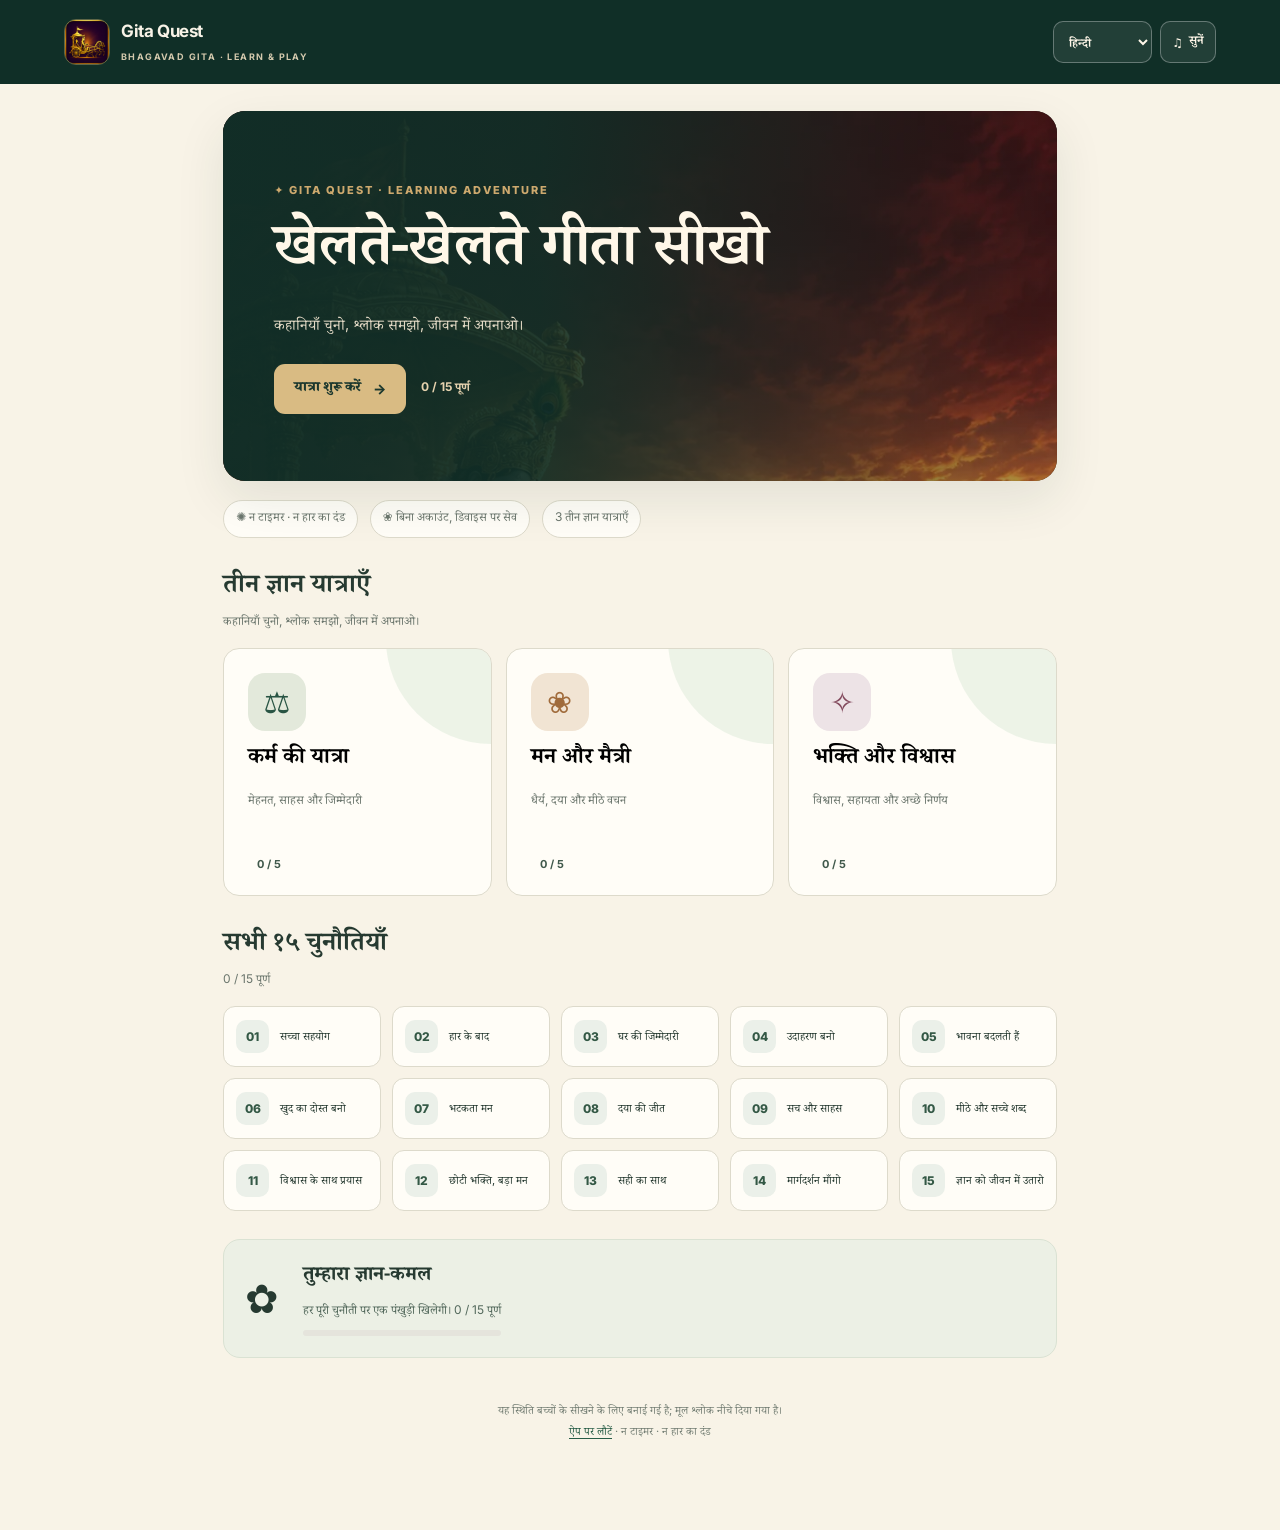
<file: gita-quest.html>
<!doctype html>
<html lang="hi">
<head>
<meta charset="utf-8">
<meta name="viewport" content="width=device-width,initial-scale=1,viewport-fit=cover">
<meta name="theme-color" content="#112e28">
<meta name="description" content="Play, discover and learn life lessons from the Bhagavad Gita through 15 thoughtful challenges.">
<title>Gita Quest · Bhagavad Gita: Shlok & Meaning</title>
<link rel="icon" href="logo.png">
<link rel="stylesheet" href="assets/gita-quest.css">
</head>
<body>
<div id="quest-app">
  <div class="initial-loading" role="status"><span class="initial-mark">✺</span><p>Opening Gita Quest…</p></div>
</div>
<noscript><p>Gita Quest requires JavaScript to run. Please enable JavaScript in your browser or WebView.</p></noscript>
<script src="assets/gita-quest.js" defer></script>
</body>
</html>
</file>
<file: assets/sacred-editorial.css>
/* Bhagavad Gita — Sacred Editorial v13
   Visual layer only. Existing multilingual data, reader, search, library,
   Android sharing bridge, and verse-card studio functionality stay intact.
   All images/fonts ship from the same origin; no runtime CSS framework. */
:root{
  --bg:#f7f5ee;
  --surface:#fffefa;
  --ink:#24372f;
  --muted:#737c70;
  --line:#e5dfd1;
  --brand:#245243;
  --soft:#ebefe7;
  --gold:#aa8147;
  --radius:16px;
  --serif:Deva,Georgia,serif;
  --ease:cubic-bezier(.2,.7,.2,1);
}
body.dark{
  --bg:#141f1b;
  --surface:#20312a;
  --ink:#f2eee1;
  --muted:#aebcaf;
  --line:#35473c;
  --brand:#e0c68e;
  --soft:#2b4036;
  --gold:#ddbf84;
}
html{scroll-behavior:smooth}
body{
  background:var(--bg);
  background-image:none;
  color:var(--ink);
  font-family:Inter,Deva,system-ui,sans-serif;
  font-size:14px;
  line-height:1.7;
  -webkit-font-smoothing:antialiased;
}
h1,h2,h3{font-weight:650;letter-spacing:-.035em}
h1{font-size:36px;line-height:1.5}
h2{font-size:25px;line-height:1.5}
h3{font-size:18px}
a{color:var(--brand)}
svg{stroke-width:1.8}
button{transition:background .18s var(--ease),border-color .18s var(--ease),transform .18s var(--ease)}
button:not(:disabled):active{transform:scale(.985)}
button:focus-visible,a:focus-visible,input:focus-visible,textarea:focus-visible,select:focus-visible{outline:3px solid var(--gold);outline-offset:3px}
.eyebrow,.readinglabel{
  font-size:10px;
  letter-spacing:1.9px;
  text-transform:uppercase;
  font-weight:800;
  color:var(--gold)
}
.small{font-size:12px}
.muted{color:var(--muted)}
.card{background:var(--surface);border:1px solid var(--line);border-radius:var(--radius);box-shadow:none}
.appbar{
  max-width:1184px;
  padding:19px 30px 17px;
  background:transparent;
  border-bottom:1px solid var(--line);
  align-items:center
}
.brandmark{gap:11px}
.brandmark img{
  border:1px solid #c6af8c;
  border-radius:13px;
  width:43px;height:43px;
  object-fit:cover;
  box-shadow:none
}
.brandmark strong{font-size:18px;font-weight:800;letter-spacing:-.6px}
.brandmark small{font-size:9px;letter-spacing:1.4px;font-weight:650;color:var(--muted)}
.appbar .iconbtn{
  width:42px;height:42px;
  border:1px solid var(--line);
  border-radius:12px;
  background:var(--surface);
  box-shadow:none
}
.appbar select{
  max-width:118px;
  font-size:13px;
  font-weight:700;
  padding:10px;
  border-radius:10px;
  border:1px solid var(--line);
  background:var(--surface)
}
.iconbtn{
  width:44px;height:44px;
  border:1px solid var(--line);
  border-radius:12px;
  background:var(--surface);
  box-shadow:none
}
.primary,.secondary{
  min-height:46px;
  border-radius:10px;
  border:1px solid transparent;
  padding:12px 19px;
  box-shadow:none;
  font-size:13px;
  font-weight:750
}
.primary{background:#275143;color:#fffdf8}
.primary:hover{background:#1a4034}
.secondary{background:var(--surface);border-color:var(--line);color:var(--ink)}
.textbtn{font-size:13px;color:var(--brand);font-weight:750}
.chip{
  border:1px solid var(--line);
  box-shadow:none;
  border-radius:9px;
  background:var(--surface);
  color:var(--ink);
  padding:9px 13px;
  font-weight:650;
  font-size:12px
}
.chip.active{background:var(--brand);color:var(--bg);border-color:var(--brand);box-shadow:none}
main{max-width:1124px;margin:auto;padding:30px 24px 142px}
.intro{border:0;padding:0;margin:12px 0 30px}
.intro h1{font-family:var(--serif);font-size:36px;font-weight:600;letter-spacing:-.7px}
.intro p{margin-top:9px}
.sectionhead{margin:39px 0 18px;align-items:end}
.sectionhead h2{font-family:var(--serif);font-weight:650;font-size:26px;line-height:1.65}
.sectionhead .eyebrow{margin-bottom:8px}
/* Home: quiet ceremonial cover with original project artwork */
.daily-cover{
  position:relative;
  isolation:isolate;
  border:0;
  border-radius:18px;
  padding:31px 37px;
  background:
    linear-gradient(90deg,rgba(18,49,40,.96) 0%,rgba(18,49,40,.86) 40%,rgba(18,49,40,.24) 100%),
    url('../assets/art/chariot.webp') center 50%/cover no-repeat;
  color:#f9f3e6;
  box-shadow:0 16px 43px rgba(19,48,37,.13);
  min-height:330px;
  overflow:hidden
}
.daily-cover:after{
  content:'';
  position:absolute;
  z-index:-1;
  inset:12px;
  border:1px solid rgba(238,213,168,.34);
  border-radius:9px;
  pointer-events:none
}
.edition-line{
  padding-bottom:14px;
  font-size:10px;
  letter-spacing:1.3px;
  font-weight:750;
  border-bottom:1px solid rgba(238,213,168,.32);
  color:#eadbbf;
  max-width:550px
}
.cover-title{
  min-height:190px;
  padding:23px 0 15px;
  align-items:center
}
.cover-title h1{
  max-width:625px;
  font-family:var(--serif);
  color:#fff7e9;
  font-size:clamp(32px,4.8vw,54px);
  font-weight:650;
  letter-spacing:-.9px;
  line-height:1.65;
  text-wrap:balance
}
.cover-title em{
  background:transparent;
  box-shadow:none;
  padding:0;
  color:#dfbd83;
  font-style:normal
}
.cover-flower{display:none}
.cover-bottom{
  max-width:575px;
  color:#efdfc7;
  align-items:end;
  font-family:var(--serif);
  font-size:15px
}
.round-arrow{
  width:45px;height:45px;
  border:1px solid rgba(248,224,183,.55);
  border-radius:50%;
  background:rgba(255,255,255,.13);
  color:#fff4dc;
  flex-shrink:0
}
.round-arrow svg{transform:none;width:21px}
.ticker{display:none}
.home-editorial{grid-template-columns:minmax(0,1.37fr) minmax(270px,.79fr);gap:19px;margin-top:24px}
.hero{
  background:var(--surface);
  border:1px solid var(--line);
  border-radius:16px;
  box-shadow:none;
  color:var(--ink);
  overflow:hidden
}
.hero:after{display:none}
.hero-inner{padding:27px 29px;width:100%}
.hero .daily-label{
  color:var(--gold);
  font-size:10px;
  letter-spacing:1.7px;
  font-weight:800
}
.hero .verse-ticket{
  background:var(--soft);
  color:var(--brand);
  border:1px solid var(--line);
  transform:none;
  border-radius:7px;
  font-size:11px;
  padding:5px 9px
}
.hero h2{
  margin:18px 0 14px;
  font-family:var(--serif);
  color:var(--ink);
  font-size:24px;
  line-height:1.98;
  font-weight:600
}
.hero p{
  color:var(--muted);
  font-family:var(--serif);
  font-size:16px;
  line-height:1.92
}
.hero .primary{
  background:#275143;
  color:#fff;
  font-size:12px;
  margin-top:19px;
  box-shadow:none
}
.hero-art{
  margin-top:auto;
  min-height:210px;
  border:0;
  background:#153729
}
.hero .hero-art img{object-position:center 62%}
.art-caption{
  left:18px;top:18px;
  border:1px solid rgba(247,225,182,.47);
  border-radius:5px;
  background:rgba(28,60,48,.82);
  color:#faebd4;
  transform:none;
  letter-spacing:1px;
  font-size:9px;
  font-weight:750
}
.daily-side{gap:19px}
.resume-note,.search-poster{
  transform:none;
  border-radius:15px;
  border:1px solid var(--line);
  box-shadow:none;
  padding:25px;
  text-align:left
}
.resume-note{
  background:#e9ede3;
  color:#203c30;
  flex:1
}
.note-tab{
  font-size:9px;
  letter-spacing:1.4px;
  border-color:#c0d0bf;
  padding-bottom:14px
}
.resume-number{
  font-family:Georgia,serif;
  font-weight:700;
  font-size:59px;
  line-height:1.4;
  letter-spacing:-2px
}
.resume-note h2,.search-poster h2{
  font-family:var(--serif);
  font-weight:650;
  font-size:23px;
  line-height:1.65;
  letter-spacing:-.35px
}
.resume-note p{font-size:12px;color:#526959}
.resume-arrow{margin-top:11px}
.search-poster{
  background:#e7e3d4;
  color:#264035;
  flex:1
}
.search-poster .eyebrow{color:#8f754c}
.search-poster h2{margin:17px 0 12px}
.search-sample{border-color:#b7b9a9;font-size:12px;color:#3f5349}
.scribble-star{display:none}
.topicgrid{grid-template-columns:repeat(4,minmax(0,1fr));gap:13px}
.topic{
  min-height:145px;
  padding:21px;
  background:var(--surface)!important;
  border:1px solid var(--line);
  color:var(--ink);
  border-radius:13px;
  box-shadow:none
}
.topic:hover{background:var(--soft)!important}
.topic-index{font-size:10px;letter-spacing:1.2px;color:var(--gold)}
.topic svg{width:27px;height:27px;margin:15px 0 9px;color:var(--brand)}
.topic strong{font-family:var(--serif);font-size:21px;font-weight:650}
.studio-poster{
  background:#1d4437;
  color:#fff5df;
  border:0;
  border-radius:17px;
  padding:29px;
  margin-top:44px
}
.studio-poster .sectionhead{margin:0 0 23px}
.studio-poster .eyebrow{color:#dfc18b}
.studio-poster h2{font-family:var(--serif);font-weight:600;font-size:31px;color:#fff5e1;line-height:1.7}
.studio-poster .round-arrow{background:rgba(255,255,255,.12);border-color:#b99d75;color:#fdf6e7}
.artstrip{gap:12px;padding:0;grid-template-columns:repeat(4,minmax(0,1fr))}
.arttile,.arttile:nth-child(even){
  height:217px;
  border:1px solid rgba(255,255,255,.17);
  border-radius:9px;
  box-shadow:none;
  transform:none;
  overflow:hidden;
  background:#122b23
}
.arttile img{object-position:center}
.arttile span{
  inset:auto 0 0;
  padding:35px 11px 12px;
  font-size:11px;
  color:#fff7e7;
  background:linear-gradient(transparent,rgba(7,24,17,.87));
  font-weight:650
}
.studio-foot{color:#e6d0ac;letter-spacing:1px;font-size:9px;margin-top:18px}
.studio-foot span{font-size:12px;color:#ddc395}
.journey{
  border-top:1px solid var(--line);
  border-bottom:1px solid var(--line);
  margin-top:38px;
  gap:24px;
  padding:32px 0;
  grid-template-columns:150px 1fr
}
.journey-number{font-size:96px;color:var(--brand);letter-spacing:-4px;font-weight:750}
.journey-number span{font-size:10px;letter-spacing:2px;margin-top:4px}
.journey h2{font-family:var(--serif);font-size:25px;font-weight:600}
.planprogress{height:7px;background:var(--soft);border:0;border-radius:9px}
.planprogress span{background:var(--gold);border-radius:9px}
.footer{font-size:10px;letter-spacing:1.1px;font-weight:600;padding-top:32px;color:var(--muted)}
.footer span{font-size:18px;color:var(--gold)}
/* Chapter reading path: compact typographic table, not stacked template cards */
.chaptergrid{
  grid-template-columns:repeat(2,minmax(0,1fr));
  gap:0 20px;
  border-top:1px solid var(--line)
}
.chapter{
  border:0;
  border-bottom:1px solid var(--line);
  border-radius:0;
  background:transparent;
  padding:19px 8px;
  gap:14px;
  box-shadow:none
}
.chapter:nth-child(odd){border-right:0}
.chapter .number,.chapter:nth-child(4n+1) .number,.chapter:nth-child(4n+2) .number{
  width:51px;height:52px;
  display:grid;place-items:center;
  background:var(--soft);
  color:var(--brand);
  transform:none;
  border:0;
  border-radius:10px;
  font-family:Georgia,serif;
  font-size:22px;
  font-weight:600;
  letter-spacing:-.5px
}
.chapter h3{font-family:var(--serif);font-size:17px;font-weight:650;line-height:1.7}
.chapter small{font-size:11px;color:var(--muted)}
.chapter .arr{color:var(--gold)}
/* Search */
.searchbox{
  border:1px solid var(--line);
  border-radius:13px;
  background:var(--surface);
  box-shadow:none;
  min-height:62px
}
.searchbox>svg{color:var(--gold)}
.searchbox input{font-size:15px}
.searchbox .iconbtn{border:0}
.filters select{
  border:1px solid var(--line);
  border-radius:10px;
  background:var(--surface);
  color:var(--ink);
  font-size:12px
}
.result{
  padding:23px 24px;
  margin:13px 0;
  border:1px solid var(--line);
  border-radius:13px;
  background:var(--surface);
  box-shadow:none
}
.result .eyebrow{font-size:10px;letter-spacing:1px}
.result .versepreview{
  font-family:var(--serif);
  color:var(--ink);
  font-size:19px;
  line-height:2;
  margin:15px 0 10px
}
.result .meaningpreview{color:var(--muted);font-size:13px;line-height:1.9}
mark{background:#f4e7c2;color:#3f4b37;padding:1px 3px;border-radius:4px}
/* Reading room: no decorative competing art */
body[data-screen=reader]{background:var(--bg);background-image:none}
.reader{max-width:752px;margin:auto}
.readerhead{margin-bottom:24px}
.readerhead h3{font-family:var(--serif);font-weight:600;font-size:19px}
.readerhead .eyebrow{font-size:10px}
.reader-toolbar{
  gap:8px;
  margin:21px 0 23px;
  justify-content:center
}
.reader-toolbar .chip{
  background:var(--surface);
  color:var(--ink);
  border:1px solid var(--line);
  border-radius:10px;
  font-size:11px;
  box-shadow:none
}
.reader-toolbar .chip.active{background:var(--soft);color:var(--brand);border-color:var(--gold)}
.reader .card{
  background:var(--surface);
  border:1px solid var(--line);
  border-radius:15px;
  box-shadow:none;
  padding:36px clamp(20px,5.5vw,52px)
}
.reader .verse{
  color:var(--ink);
  font-family:var(--serif);
  font-size:calc(var(--font) + 7px);
  font-weight:600;
  line-height:2.18;
  letter-spacing:0;
  padding:34px 0 29px
}
.reader .translit{font-size:15px;color:var(--muted);line-height:2}
.reader .divider{border-color:var(--line);margin:29px 0}
.reader .readingtext{
  color:var(--ink);
  font-family:var(--serif);
  font-size:var(--font);
  line-height:2.05
}
.reader .readinglabel{letter-spacing:1.9px;margin-bottom:15px;color:var(--gold)}
.reader details summary{border-top:0;font-size:14px;color:var(--brand)}
.reader textarea{
  border:1px solid var(--line);
  border-radius:11px;
  background:var(--surface);
  line-height:1.8
}
.focus .reader .card{border:0;background:transparent;box-shadow:none}
.focus .reader .verse{padding-top:39px}
/* Library + creative studio */
.stats{
  justify-content:space-around;
  gap:16px;
  background:var(--soft);
  color:var(--ink);
  border:1px solid var(--line);
  border-radius:13px;
  padding:21px 16px;
  box-shadow:none
}
.stats strong{font-size:32px;font-weight:750;color:var(--brand)}
.stats .muted{color:var(--muted)}
.tabrow{gap:9px}
.studio{gap:25px}
.canvaswrap{
  border:1px solid var(--line);
  border-radius:15px;
  background:#eae5da;
  box-shadow:none
}
.canvaswrap canvas{border-radius:5px}
.studio-options h3{font-size:17px}
.thumb{border-radius:9px}
.thumb.active{border-color:var(--gold);outline:2px solid var(--gold);outline-offset:2px}
.studio-actions{position:static;padding:0;background:transparent;border:0}
.optionrow{border-color:var(--line)}
.notice{border:0;border-left:3px solid var(--gold);border-radius:8px;background:var(--soft)}
/* Navigation and surfaces */
.nav{
  left:50%;right:auto;transform:translateX(-50%);
  bottom:max(11px,env(safe-area-inset-bottom));
  width:min(550px,calc(100% - 24px));
  padding:7px;
  gap:0;
  justify-content:space-around;
  background:color-mix(in srgb,var(--surface) 96%,transparent);
  backdrop-filter:blur(18px);
  -webkit-backdrop-filter:blur(18px);
  border:1px solid var(--line);
  border-radius:17px;
  box-shadow:0 12px 32px rgba(21,40,31,.11)
}
.nav button{
  color:var(--muted);
  font-size:10px;
  min-width:0;
  min-height:59px;
  padding:7px 8px;
  border-radius:12px;
  flex:1;
  font-weight:650
}
.nav button.active{background:var(--soft);color:var(--brand);border-radius:11px}
.nav button.active svg{background:none;box-shadow:none;color:var(--brand)}
.nav svg{stroke-width:1.8;width:21px;height:21px}
dialog{
  border:1px solid var(--line);
  border-radius:16px;
  box-shadow:0 28px 80px rgba(13,31,22,.3);
  padding:27px;
  background:var(--surface);
  color:var(--ink)
}
dialog::backdrop{background:rgba(12,29,22,.58);backdrop-filter:blur(5px)}
dialog h2{font-family:var(--serif)}
dialog input:not([type=checkbox]):not([type=range]),dialog select{
  border:1px solid var(--line);
  border-radius:10px;
  background:var(--bg);
  color:var(--ink)
}
#toast{background:#1c3d32;color:#fff8e9;box-shadow:0 10px 34px rgba(16,40,30,.22)}
/* Explicit dark-surface treatment; preserve contrast */
.dark .daily-cover{border:1px solid #4d644f;box-shadow:none}
.dark .hero{box-shadow:none}
.dark .resume-note{background:#294439;color:#f0eddc;border-color:#486150}
.dark .resume-note p{color:#bed0be}
.dark .search-poster{background:#334137;color:#f5f0db;border-color:#53614c}
.dark .search-poster .eyebrow,.dark .search-sample{color:#e2c690}
.dark .search-sample{border-color:#67765c}
.dark .topic{background:var(--surface)!important}
.dark .topic:hover{background:var(--soft)!important}
.dark .studio-poster{border:1px solid #66806c}
.dark .chapter:nth-child(4n+2) .number{color:var(--brand)}
.dark .reader .card{border-color:var(--line)}
.dark mark{background:#685d34;color:#fff4ce}
.dark .canvaswrap{background:#37443d}
.dark .primary{background:#d6bd8a;color:#21372e}
.dark .primary:hover{background:#f0d7a5}
.dark .hero .primary{background:#d6bd8a;color:#21372e}
.dark .nav{box-shadow:0 12px 28px rgba(0,0,0,.27)}
@media(min-width:1200px){
  main{padding-top:36px}
  .hero-art{min-height:235px}
  .home-editorial{gap:22px}
}
@media(max-width:900px){
  .home-editorial{grid-template-columns:1fr 1fr}
  .daily-cover{min-height:315px}
  .topicgrid{grid-template-columns:repeat(2,minmax(0,1fr))}
  .studio-poster .arttile{height:190px}
  .chaptergrid{grid-template-columns:1fr}
}
@media(max-width:700px){
  html{scroll-padding-bottom:92px}
  .appbar{padding:14px 16px 15px;gap:6px}
  .brandmark img{width:39px;height:39px;border-radius:11px}
  .brandmark strong{font-size:15px}
  .brandmark small{font-size:7px;letter-spacing:.8px}
  .appbar select{max-width:86px;font-size:11px;padding:9px 5px}
  .appbar .iconbtn{width:39px;height:39px}
  .appbar .row{gap:7px}
  main{margin:0 16px;padding:20px 0 132px}
  .intro{margin:9px 0 23px}
  .intro h1{font-size:29px}
  .daily-cover{
    padding:23px 23px;
    border-radius:15px;
    min-height:395px;
    background:
      linear-gradient(180deg,rgba(18,49,40,.97) 0%,rgba(18,49,40,.88) 35%,rgba(18,49,40,.15) 78%,rgba(18,49,40,.82) 100%),
      url('../assets/art/chariot.webp') center 65%/cover no-repeat
  }
  .daily-cover:after{inset:9px;border-radius:8px}
  .edition-line{font-size:9px;gap:6px}
  .cover-title{min-height:245px;align-items:flex-start;padding:22px 0 12px}
  .cover-title h1{font-size:clamp(27px,7.5vw,36px);line-height:1.7;letter-spacing:-.5px;max-width:98%}
  .cover-bottom{font-size:12px;align-items:center}
  .cover-bottom p{max-width:220px}
  .round-arrow{width:42px;height:42px}
  .home-editorial{display:grid;grid-template-columns:1fr;gap:14px;margin-top:15px}
  .hero-inner{padding:23px 21px}
  .hero h2{font-size:21px;line-height:2.03}
  .hero p{font-size:15px}
  .hero-art{min-height:210px}
  .daily-side{display:grid;grid-template-columns:1fr 1fr;gap:11px}
  .resume-note,.search-poster{padding:17px 14px;min-width:0}
  .resume-number{font-size:34px;line-height:1.5}
  .resume-note h2,.search-poster h2{font-size:16px;line-height:1.8}
  .resume-note p{font-size:10px}
  .search-poster .eyebrow,.note-tab{font-size:8px;letter-spacing:.7px}
  .search-poster h2{margin:12px 0}
  .search-sample{font-size:10px;overflow-wrap:anywhere}
  .sectionhead{margin:32px 0 14px}
  .sectionhead h2{font-size:23px}
  .topicgrid{grid-template-columns:repeat(2,minmax(0,1fr));gap:10px}
  .topic{min-height:118px;padding:15px;border-radius:12px}
  .topic svg{margin:13px 0 8px}
  .topic strong{font-size:19px}
  .studio-poster{margin-top:33px;padding:22px 17px;border-radius:14px}
  .studio-poster h2{font-size:23px}
  .artstrip{display:grid;grid-template-columns:repeat(2,minmax(0,1fr));gap:12px}
  .arttile,.arttile:nth-child(even){height:180px}
  .journey{grid-template-columns:86px 1fr;gap:14px;margin-top:26px;padding:28px 0}
  .journey-number{font-size:65px;letter-spacing:-3px}
  .journey-number span{font-size:8px;letter-spacing:1px}
  .journey h2{font-size:20px}
  .chaptergrid{grid-template-columns:1fr}
  .chapter{padding:16px 3px}
  .chapter .number,.chapter:nth-child(4n+1) .number,.chapter:nth-child(4n+2) .number{width:44px;height:47px;font-size:19px}
  .chapter h3{font-size:16px}
  .reader .card{padding:24px 20px}
  .reader .verse{line-height:2.1;padding:27px 0}
  .reader .readingtext{line-height:2.07}
  .reader-toolbar{gap:6px;margin:17px 0 21px}
  .reader-toolbar .chip{font-size:10px;padding:8px 10px}
  .result{padding:20px 17px}
  .result .versepreview{font-size:18px}
  .studio{display:flex;flex-direction:column;gap:20px}
  .studio-actions{
    position:sticky;
    bottom:87px;
    z-index:5;
    background:var(--surface);
    padding:10px;
    border:1px solid var(--line);
    border-radius:11px
  }
  .canvaswrap{position:relative;top:auto;width:100%}
  .nav{width:calc(100% - 20px);bottom:max(8px,env(safe-area-inset-bottom))}
  .nav button{font-size:9px;min-height:55px;padding:7px 4px}
  .nav svg{width:20px;height:20px}
}
@media(max-width:360px){
  main{margin:0 12px}
  .daily-cover{padding:19px;min-height:378px}
  .cover-title{min-height:240px}
  .cover-title h1{font-size:27px}
  .daily-side{grid-template-columns:1fr 1fr}
  .resume-note,.search-poster{padding:14px 10px}
  .resume-note h2,.search-poster h2{font-size:14px}
  .topicgrid{grid-template-columns:repeat(2,minmax(0,1fr))}
  .nav button{font-size:8px}
}
@media(prefers-reduced-motion:reduce){
  html{scroll-behavior:auto}
  button{transition:none!important}
}


/* v13.1: monochrome night, soft reading light, and branded Play Store CTAs */
.app-download-promo{
  display:flex;align-items:center;gap:17px;
  padding:18px 21px;margin-top:29px;
  border:1px solid var(--line);
  border-radius:15px;
  background:var(--surface)
}
.app-download-promo img,.studio-app-promo img,.settings-app-promo img{
  flex:none;width:62px;height:62px;
  border:1px solid var(--line);border-radius:13px;
  background:#fff;object-fit:cover
}
.app-download-promo>div{min-width:0;flex:1}
.app-download-promo strong,.studio-app-promo strong,.settings-app-promo strong{
  display:block;color:var(--ink);font-weight:780;
  font-size:16px;line-height:1.45
}
.app-download-promo p,.studio-app-promo p{
  font-size:12px;color:var(--muted);
  margin:4px 0 0;line-height:1.6
}
.play-store-link{
  display:inline-flex;align-items:center;justify-content:center;gap:8px;
  white-space:nowrap;background:#254b3e;color:#fffaf1;
  padding:13px 17px;border-radius:10px;
  text-decoration:none;font-size:12px;font-weight:750;
  min-height:46px
}
.play-store-link svg{width:17px;height:17px}
.play-store-link:hover{background:#18392e}
.studio-app-promo{
  display:flex;align-items:center;gap:15px;
  background:var(--soft);border:1px solid var(--line);
  border-radius:13px;padding:15px;margin-top:22px
}
.studio-app-promo img{width:57px;height:57px}
.studio-app-promo a{
  display:inline-block;color:var(--brand);font-size:12px;
  font-weight:750;margin-top:9px
}
.settings-app-promo{display:flex;align-items:center;gap:14px;margin-top:15px}
.settings-app-promo img{width:57px;height:57px}
.settings-app-promo span{min-width:0}
.settings-app-promo a{
  display:inline-flex;align-items:center;gap:6px;
  margin-top:8px;color:var(--brand);font-size:12px;font-weight:750
}
.settings-app-promo a svg{width:15px;height:15px}
/* Grayscale, near-black mode. Prevent very bright whites, high-glare areas
   and saturated blue accents, while keeping text legible. */
body.dark{
  --bg:#090909;
  --surface:#141414;
  --ink:#dfdfdc;
  --muted:#a0a09c;
  --line:#30302e;
  --brand:#dadad6;
  --soft:#212120;
  --gold:#bcbcb6;
  color-scheme:dark;
  background:#090909;
  background-image:none
}
body.dark .appbar,body.dark main{background:transparent}
body.dark .appbar select,body.dark .iconbtn,body.dark .appbar .iconbtn{
  background:#181818;border-color:#363635;color:#e0e0dc
}
body.dark .primary,
body.dark .hero .primary,
body.dark .play-store-link{
  background:#d5d5d0;color:#111110;border-color:#d5d5d0
}
body.dark .primary:hover,body.dark .hero .primary:hover,body.dark .play-store-link:hover{
  background:#babbb6
}
body.dark .secondary{background:#1b1b1b;color:#dfdfdc;border-color:#383836}
body.dark .chip.active,
body.dark .reader-toolbar .chip.active{
  background:#deded8;color:#111110;border-color:#bcbcb7
}
body.dark .daily-cover{
  filter:grayscale(1) brightness(.83);
  box-shadow:none;border-color:#414140
}
body.dark .hero-art img,
body.dark .arttile img,
body.dark .thumb img,
body.dark .brandmark img{filter:grayscale(1) brightness(.78)}
body.dark .hero,
body.dark .topic,
body.dark .result,
body.dark .card,
body.dark .reader .card,
body.dark .searchbox,
body.dark .canvaswrap,
body.dark .app-download-promo{background:#131313;color:#dfdfdc;border-color:#313130}
body.dark .hero h2,body.dark .hero p,body.dark .topic strong,
body.dark .intro h1,body.dark .chapter h3{color:var(--ink)}
body.dark .hero .verse-ticket{background:#242424;color:#e0e0dc;border-color:#393938}
body.dark .art-caption{
  background:#161616;color:#e7e7e1;border-color:#4d4d4b
}
body.dark .resume-note,
body.dark .search-poster{
  background:#1a1a1a;
  color:#e0e0dc;
  border-color:#363635
}
body.dark .resume-note p,
body.dark .search-sample,
body.dark .search-poster .eyebrow{color:#babbb5;border-color:#3e3e3c}
body.dark .topic,body.dark .topic:nth-child(n){background:#141414!important}
body.dark .topic:hover,body.dark .topic:nth-child(n):hover{background:#242423!important}
body.dark .topic svg,body.dark .chapter .arr{color:#c7c7c0}
body.dark .chapter .number,
body.dark .chapter:nth-child(4n+1) .number,
body.dark .chapter:nth-child(4n+2) .number{background:#252525;color:#e0e0dc}
body.dark .studio-poster{
  background:#111111;color:#e2e2dd;border:1px solid #393939
}
body.dark .studio-poster h2,
body.dark .studio-poster .eyebrow,
body.dark .studio-foot,
body.dark .studio-foot span{color:#deded8}
body.dark .studio-poster .round-arrow{background:#262626;border-color:#5a5a59;color:#e5e5df}
body.dark .stats,body.dark .notice,body.dark .studio-app-promo{background:#202020;color:#e2e2de;border-color:#383837}
body.dark .reader .verse,
body.dark .reader .readingtext,
body.dark .reader .readinglabel{color:#d9d9d4}
body.dark .reader .translit{color:#aaa9a4}
body.dark .reader .divider{border-color:#343432}
body.dark .reader textarea,
body.dark dialog input:not([type=checkbox]):not([type=range]),
body.dark dialog select{background:#111;border-color:#3d3d3b;color:#deded9}
body.dark .nav{
  background:rgba(17,17,17,.97);
  border-color:#393937;
  box-shadow:0 12px 28px rgba(0,0,0,.4)
}
body.dark .nav button{color:#aaa9a5}
body.dark .nav button.active{color:#f0f0e9;background:#30302f}
body.dark .nav button.active svg{color:#ededdf}
body.dark .canvaswrap{background:#1b1b1b}
body.dark .studio-actions{background:#171717;border-color:#363636}
body.dark dialog{background:#171717;color:#e4e4df;border-color:#40403e}
body.dark #toast{background:#e3e2dc;color:#131313}
body.dark .journey-number{color:#d5d5d0}
body.dark .app-download-promo img,
body.dark .studio-app-promo img,
body.dark .settings-app-promo img{filter:grayscale(1)}
body.dark .studio-app-promo a,body.dark .settings-app-promo a{color:#e0e0d9}
/* Optional comfort layer uses a warm/dimmer neutral, not a promise of blue-light blocking. */
body.dark.eye-comfort{
  --ink:#c9c3b7;
  --muted:#999287;
  --brand:#c9c3b7;
  --gold:#aba392;
}
body.dark.eye-comfort .reader .verse,
body.dark.eye-comfort .reader .readingtext,
body.dark.eye-comfort .reader .readinglabel{color:#c9c3b7}
body.dark.eye-comfort .reader .translit{color:#9b9489}
body.dark.eye-comfort .hero h2,
body.dark.eye-comfort .hero p,
body.dark.eye-comfort .chapter h3,
body.dark.eye-comfort .topic strong{color:#c9c3b7}
body.dark.eye-comfort .daily-cover{filter:grayscale(1) brightness(.66)}
body.dark.eye-comfort .hero-art img,
body.dark.eye-comfort .arttile img{filter:grayscale(1) brightness(.58)}
@media(max-width:700px){
  .app-download-promo{flex-wrap:wrap;gap:12px;padding:16px;margin-top:23px}
  .app-download-promo img{width:57px;height:57px}
  .app-download-promo>div{flex:1 1 calc(100% - 74px)}
  .app-download-promo strong{font-size:14px}
  .app-download-promo .play-store-link{width:100%}
  .studio-app-promo{padding:13px}
  .studio-app-promo strong{font-size:13px}
  .studio-app-promo p{font-size:11px}
}

/* Independent Gita Quest entry point: no changes to existing runner game. */
.quest-home-entry{
 display:flex;align-items:center;justify-content:space-between;gap:20px;
 margin:27px 0 9px;padding:27px clamp(21px,3vw,39px);
 border-radius:17px;overflow:hidden;position:relative;
 background:#173b31;border:1px solid #335f48;color:#fff7df;
 box-shadow:0 15px 28px #112e2718
}
.quest-home-entry:before{
 content:"";position:absolute;inset:0;pointer-events:none;
 background:radial-gradient(circle at 82% 38%,#c7aa7338,transparent 41%)
}
.quest-home-copy{position:relative;z-index:1;min-width:0;max-width:650px}
.quest-home-copy .eyebrow{color:#e9c993;font-size:10px;letter-spacing:1.8px}
.quest-home-entry h2{
 font-family:Deva,Georgia,serif;font-size:clamp(23px,2.3vw,34px);
 line-height:1.62;font-weight:600;color:#fff8e9;margin:8px 0
}
.quest-home-entry p{color:#deeadc;font-size:13px;line-height:1.8}
.quest-home-action{
 display:inline-flex;align-items:center;justify-content:center;gap:10px;
 margin-top:18px;padding:12px 17px;min-height:45px;border-radius:10px;
 background:#d8bb85;color:#1c392d;text-decoration:none;font-size:13px;font-weight:800
}
.quest-home-action:hover{background:#f0d59f}
.quest-home-action svg{width:17px;height:17px}
.quest-home-art{
 flex:none;position:relative;z-index:1;display:flex;flex-direction:column;align-items:center;
 justify-content:center;width:172px;height:156px;border-radius:25px;
 border:1px solid #c9b28955;background:#ffffff0c;transform:rotate(6deg);
 color:#edd4aa
}
.quest-home-art .quest-emblem{font-size:58px;line-height:1}
.quest-home-art .quest-spark{position:absolute;right:24px;top:7px;font-size:26px}
.quest-home-art strong{font:800 30px Inter,sans-serif}
.quest-home-art small{font:750 10px Inter,sans-serif;letter-spacing:2px}
body.dark .quest-home-entry{background:#161616;border-color:#4e4e4c;box-shadow:none}
body.dark .quest-home-entry:before{background:none}
body.dark .quest-home-art{color:#e0dfda;border-color:#444}
body.dark .quest-home-action{background:#d5d5d0;color:#171717}
@media(max-width:700px){
 .quest-home-entry{padding:20px 19px;gap:10px;min-height:206px}
 .quest-home-entry h2{font-size:24px;line-height:1.58}
 .quest-home-entry p{font-size:11px}
 .quest-home-action{font-size:12px;padding:10px 13px;min-height:42px}
 .quest-home-art{width:77px;height:110px;border-radius:15px}
 .quest-home-art .quest-emblem{font-size:37px}
 .quest-home-art .quest-spark{font-size:19px;right:5px}
 .quest-home-art strong{font-size:21px}
 .quest-home-art small{font-size:7px}
}
@media(max-width:360px){
 .quest-home-entry{padding:16px 12px}
 .quest-home-entry h2{font-size:21px}
 .quest-home-art{width:58px;height:99px}
 .quest-home-art .quest-emblem{font-size:29px}
}
</file>
<file: assets/responsive-shell.css>
/* Adaptive App Shell 2026: Small phone → tablet → full desktop workspace.
   Linked after the Sacred Editorial design system to keep app logic intact.
   Breakpoints follow available CSS viewport width, not device marketing size. */
:root{--app-rail:252px;--app-tab-safe:env(safe-area-inset-bottom,0px)}
html{min-width:0}
body{min-width:0;min-height:100vh;min-height:100dvh}
body,main,.appbar,.nav,.home-editorial,.hero,.hero-inner,.daily-side,.studio,.studio-options,.canvaswrap,.chaptergrid,.app-download-promo{min-width:0}
main{width:auto}
button,input,select,textarea{max-width:100%}
img,canvas{max-width:100%}
button{touch-action:manipulation}
.canvaswrap{overflow:hidden}
.canvaswrap canvas{object-fit:contain;max-width:100%;width:auto;height:auto}
.studio{align-items:start}
.studio-options .horizontal{max-width:100%;overscroll-behavior-x:contain}
.studio-options .thumbgrid{min-width:0}
.studio-options .optionrow{min-width:0;gap:10px}
.studio-options .optionrow input[type=range]{min-width:80px;max-width:44%}
.studio-actions{
  position:static!important;
  display:grid;
  grid-template-columns:repeat(2,minmax(0,1fr));
  gap:10px;
  margin-top:22px;
  padding:0;
  border:0;
  border-radius:0;
  background:transparent;
  box-shadow:none
}
.studio-actions button{min-width:0;min-height:48px}
.nav{z-index:50}
.nav button{min-height:52px}
.reader{width:100%;max-width:760px}
.reader .reader-toolbar{align-items:center}
.reader .reader-toolbar .chip{min-height:40px}
.reader .tabrow{gap:9px}
.reader .tabrow button{min-height:43px}
.intro h1{overflow-wrap:break-word}
.result .versepreview,.result .meaningpreview,.reader .readingtext,.reader .translit,.reader .verse,
.hero h2,.hero p,.chapter h3,.cover-title h1,.app-download-promo strong{overflow-wrap:anywhere}
.chapter .number{flex-shrink:0}
.chapter>span:nth-child(2){min-width:0}
.daily-cover{width:100%}
.daily-side{min-width:0}
.studio .canvaswrap{width:100%}
.studio .canvaswrap .row{flex-wrap:wrap}
.studio .canvaswrap canvas{max-height:min(68dvh,650px)}
/* Compact phones: content first, bottom navigation second.
   Never overlay primary save/share controls with a sticky second bar. */
@media(max-width:599px){
  .appbar{width:100%;gap:8px}
  .brandmark{min-width:0;flex:1 1 auto}
  .brandmark span{min-width:0}
  .appbar>.row{flex:0 0 auto;gap:6px;max-width:45%}
  .appbar select{min-width:0;max-width:81px}
  main{width:auto;margin:0 14px;padding:18px 0 calc(125px + var(--app-tab-safe))}
  .home-editorial{grid-template-columns:minmax(0,1fr);gap:13px}
  .daily-cover{
    min-height:clamp(330px,104vw,398px);
    padding:20px 22px
  }
  .cover-title{min-height:clamp(198px,59vw,245px)}
  .cover-title h1{font-size:clamp(26px,7.4vw,35px);line-height:1.64}
  .daily-side{display:grid;grid-template-columns:repeat(2,minmax(0,1fr));gap:11px}
  .hero-inner{padding:22px 20px}
  .hero h2{font-size:clamp(18px,5.5vw,22px)}
  .hero-art{min-height:190px}
  .topicgrid{display:grid;grid-template-columns:repeat(2,minmax(0,1fr));gap:9px}
  .studio{display:flex;flex-direction:column;gap:19px}
  .studio .canvaswrap{position:relative;top:auto;padding:12px 12px 15px}
  .studio .canvaswrap canvas{max-height:min(42dvh,410px);max-width:100%}
  .studio-options{min-width:0;width:100%}
  .studio-options .thumbgrid{display:grid;grid-template-columns:repeat(4,minmax(0,1fr));gap:7px}
  .studio-options .thumb{min-width:0}
  .studio-options .studio-actions{position:static!important;background:none;bottom:auto;padding:0;border:0}
  .studio-actions button{min-height:50px;white-space:normal}
  .studio-options .sectionhead{flex-wrap:wrap}
  .studio-options .optionrow{padding:14px 0}
  .studio-options .optionrow input[type=checkbox]{flex-shrink:0}
  .studio-options .tabrow{gap:7px}
  .studio-options .tabrow .chip{flex:0 0 auto}
  .reader{max-width:none}
  .reader .card{padding:23px 18px}
  .reader .verse{padding:23px 0;line-height:2.05}
  .reader .readingtext{line-height:2.02}
  .reader-toolbar{display:flex;justify-content:center;gap:6px;flex-wrap:wrap}
  .reader-toolbar .chip{font-size:10px}
  .nav{width:calc(100% - 16px);bottom:calc(7px + var(--app-tab-safe));padding:5px}
  .nav button{min-width:0;flex:1 1 0;min-height:56px;padding:6px 2px;gap:3px;font-size:9px}
  .nav button svg{width:20px;height:20px}
  .filters{gap:7px}
  .filters select{min-width:0;max-width:none;flex:1 1 0}
  .artstrip{grid-template-columns:repeat(2,minmax(0,1fr))}
  .studio-poster .arttile{height:165px}
  .app-download-promo{align-items:flex-start}
}
@media(max-width:359px){
  main{margin:0 10px;padding-bottom:calc(126px + var(--app-tab-safe))}
  .appbar{padding:12px 10px;gap:4px}
  .brandmark{gap:7px}
  .brandmark img{width:34px;height:34px}
  .brandmark strong{font-size:13px;letter-spacing:-.45px}
  .brandmark small{font-size:6.5px;letter-spacing:.25px}
  .appbar .row{gap:4px}
  .appbar select{max-width:70px;font-size:10px;padding:7px 4px}
  .appbar .iconbtn{width:35px;height:35px}
  .daily-cover{padding:17px;min-height:330px}
  .edition-line{font-size:8px}
  .cover-title h1{font-size:25px;line-height:1.6}
  .cover-title{min-height:198px}
  .hero-inner{padding:19px 15px}
  .hero h2{font-size:18px}
  .hero p{font-size:14px}
  .daily-side{gap:8px}
  .resume-note,.search-poster{padding:13px 9px}
  .resume-note h2,.search-poster h2{font-size:13px}
  .resume-number{font-size:31px}
  .search-sample{font-size:9px}
  .topic{padding:13px}
  .topic strong{font-size:17px}
  .nav button{font-size:8px}
  .reader .card{padding:19px 13px}
  .reader-toolbar .chip{font-size:9px;padding:7px 8px}
  .studio .canvaswrap canvas{max-height:39dvh}
  .studio .thumbgrid{gap:5px}
  .studio-options h3{font-size:15px}
}
/* Large phones, foldables and tablets. Use the width without growing
   the reader text to uncomfortable line lengths. */
@media(min-width:600px) and (max-width:799px){
  .appbar{max-width:none;padding:18px 25px}
  main{margin:0 26px;max-width:none;padding:27px 0 calc(130px + var(--app-tab-safe))}
  .home-editorial{grid-template-columns:minmax(0,1fr)}
  .daily-side{display:grid;grid-template-columns:repeat(2,minmax(0,1fr))}
  .daily-cover{min-height:335px}
  .cover-title{min-height:180px}
  .cover-title h1{font-size:clamp(32px,5vw,43px)}
  .chaptergrid{grid-template-columns:repeat(2,minmax(0,1fr));gap:0 10px}
  .studio{grid-template-columns:minmax(0,.8fr) minmax(0,1.2fr);display:grid;gap:21px}
  .studio .canvaswrap{position:sticky;top:15px}
  .studio .canvaswrap canvas{max-height:min(58dvh,650px)}
  .studio-actions{position:static!important}
  .artstrip{grid-template-columns:repeat(4,minmax(0,1fr))}
  .nav{width:min(610px,calc(100% - 22px))}
}
@media(min-width:800px) and (max-width:1099px){
  .appbar{max-width:none;padding:20px 30px}
  main{max-width:none;margin:0 34px;padding:30px 0 calc(135px + var(--app-tab-safe))}
  .home-editorial{grid-template-columns:minmax(0,1.25fr) minmax(270px,.84fr);gap:19px}
  .daily-side{display:flex;flex-direction:column}
  .daily-cover{min-height:350px}
  .studio{display:grid;grid-template-columns:minmax(0,.9fr) minmax(0,1.1fr);gap:26px}
  .studio .canvaswrap{position:sticky;top:20px}
  .studio .canvaswrap canvas{max-height:min(65dvh,740px)}
  .chaptergrid{grid-template-columns:repeat(2,minmax(0,1fr));gap:0 14px}
  .topicgrid{grid-template-columns:repeat(4,minmax(0,1fr))}
  .nav{width:min(635px,calc(100% - 24px))}
}
/* Desktop = app, not a narrow mobile website.
   Permanent navigation rail; full-height primary workspace; proper panels. */
@media(min-width:1100px){
  :root{--app-rail:clamp(236px,17vw,286px)}
  body{display:block;min-height:100dvh;padding-left:0}
  body::before{
    content:'';position:fixed;left:0;top:0;bottom:0;
    width:var(--app-rail);z-index:29;
    background:var(--surface);border-right:1px solid var(--line)
  }
  .appbar{
    position:fixed;z-index:31;left:0;top:0;
    display:flex;flex-direction:column;align-items:stretch;justify-content:flex-start;
    width:var(--app-rail);max-width:none;
    min-height:136px;padding:27px 18px 18px;
    margin:0;background:var(--surface);
    border-right:1px solid var(--line);border-bottom:1px solid var(--line)
  }
  .brandmark{width:100%;gap:10px}
  .brandmark img{width:45px;height:45px}
  .brandmark strong{font-size:17px}
  .brandmark small{font-size:8px;letter-spacing:.85px}
  .appbar>.row{justify-content:space-between;width:100%;margin-top:15px}
  .appbar select{min-width:100px;max-width:calc(100% - 59px)}
  .appbar .iconbtn{width:42px;height:42px}
  .nav{
    position:fixed;z-index:31;top:154px;
    left:13px;right:auto;bottom:auto;transform:none;
    display:flex;flex-direction:column;align-items:stretch;justify-content:flex-start;
    width:calc(var(--app-rail) - 26px);height:auto;
    max-height:calc(100dvh - 180px);overflow-y:auto;
    border:0;border-radius:0;box-shadow:none;
    padding:0;gap:6px;background:transparent;
    -webkit-backdrop-filter:none;backdrop-filter:none
  }
  .nav button{
    flex:0 0 auto;display:flex;flex-direction:row;align-items:center;justify-content:flex-start;
    width:100%;min-width:0;min-height:53px;
    padding:12px 15px;gap:14px;text-align:left;
    font-size:13px;font-weight:700;letter-spacing:0;
    border-radius:11px;color:var(--muted)
  }
  .nav button svg{width:21px;height:21px;flex:none}
  .nav button span{text-align:left;min-width:0;white-space:normal}
  .nav button.active{border-radius:11px;background:var(--soft);color:var(--brand)}
  main{
    display:block;
    margin:0 0 0 var(--app-rail);
    width:calc(100% - var(--app-rail));
    max-width:none;min-height:100dvh;
    padding:clamp(24px,2.3vw,52px) clamp(30px,3vw,78px) 100px
  }
  main>.intro{margin-top:0}
  .daily-cover{
    min-height:clamp(300px,33vh,485px);
    border-radius:20px;padding:clamp(28px,2.7vw,52px)
  }
  .cover-title{min-height:clamp(195px,22vh,280px)}
  .cover-title h1{font-size:clamp(38px,3vw,60px)}
  .home-editorial{grid-template-columns:minmax(0,1.42fr) minmax(300px,.82fr);gap:22px}
  .daily-side{display:flex;flex-direction:column}
  .hero-art{min-height:clamp(205px,22vh,320px)}
  .topicgrid{grid-template-columns:repeat(4,minmax(0,1fr))}
  .topic{min-height:140px}
  .artstrip{grid-template-columns:repeat(4,minmax(0,1fr))}
  .studio{display:grid;grid-template-columns:minmax(0,.9fr) minmax(350px,1.1fr);gap:clamp(22px,3vw,54px);align-items:start}
  .studio .canvaswrap{position:sticky;top:22px;padding:19px}
  .studio .canvaswrap canvas{max-height:min(75dvh,950px)}
  .studio-options{width:100%;max-width:none}
  .studio-options .thumbgrid{grid-template-columns:repeat(4,minmax(0,1fr))}
  .studio-options .optionrow{gap:18px}
  .studio-actions{position:static!important;bottom:auto}
  .chaptergrid{grid-template-columns:repeat(2,minmax(0,1fr));gap:0 28px}
  .reader{max-width:850px}
  .readerhead{margin-top:0}
  .reader .card{padding:clamp(34px,4vw,65px)}
  .reader .verse{font-size:calc(var(--font) + 8px)}
  body[data-screen=reader] main{display:flex;flex-direction:column;align-items:center}
  body[data-screen=reader] .reader{width:100%}
  body[data-screen=studio] .studio{width:100%}
  .app-download-promo{margin-bottom:30px}
}
/* Extra-wide desktop: use a three-dimensional editorial rhythm but keep
   scripture prose at readable measure. */
@media(min-width:1800px){
  main{padding-left:clamp(58px,4vw,110px);padding-right:clamp(58px,4vw,110px)}
  .home-editorial{grid-template-columns:minmax(0,1.6fr) minmax(360px,.7fr)}
  .hero-inner{padding:34px 38px}
  .studio{grid-template-columns:minmax(0,1.06fr) minmax(400px,.94fr)}
  .topic{min-height:165px}
}
/* Very short landscape screens: navigation must still remain reachable. */
@media(min-width:1100px) and (max-height:570px){
  .appbar{padding-top:12px;padding-bottom:9px;min-height:105px}
  .appbar>.row{margin-top:7px}
  .nav{top:116px;max-height:calc(100dvh - 125px);gap:2px}
  .nav button{min-height:42px;padding:7px 12px}
}
@media(prefers-reduced-motion:reduce){html{scroll-behavior:auto}}

/* Focus reading is truly distraction-free on a desktop too: hide the rail. */
@media(min-width:1100px){
  body.focus::before{display:none}
  body.focus main{width:100%;margin-left:0;padding:clamp(22px,3vh,52px) clamp(24px,4vw,80px) 82px}
  body.focus .reader{width:100%;max-width:860px}
  /* Keep actual Krishna–Arjuna artwork visible on ultrawide covers. */
  .daily-cover{
    background-image:
      linear-gradient(90deg,rgba(16,45,36,.98) 0%,rgba(16,45,36,.94) 37%,rgba(16,45,36,.48) 66%,rgba(16,45,36,.18) 100%),
      url('../assets/art/chariot.webp');
    background-size:cover,auto 127%;
    background-position:center,right 61%;
    background-repeat:no-repeat;
    background-color:#173d32
  }
  body.dark .daily-cover{
    background-color:#131313
  }
}
</file>
<file: assets/gita-quest.css>
@font-face{font-family:QuestSans;src:url('fonts/inter.ttf') format('truetype');font-display:swap}
@font-face{font-family:QuestDeva;src:url('fonts/devanagari.ttf') format('truetype');font-display:swap}
:root{
  color-scheme:light;--forest:#102f27;--forest2:#1d4c3b;--gold:#d7ba82;--cream:#f8f3e7;--surface:#fffdf7;
  --ink:#263a31;--muted:#6b766d;--line:#dddacb;--mint:#e9eee6;--shadow:0 18px 50px #17312618;
  font-family:QuestSans,QuestDeva,system-ui,sans-serif;font-synthesis:none
}
*{box-sizing:border-box}
html{min-width:0;background:var(--forest);scroll-behavior:smooth}
body{margin:0;min-height:100vh;min-height:100dvh;background:var(--cream);color:var(--ink)}
button,select{font:inherit;cursor:pointer}button{border:0}
button:disabled{cursor:default;opacity:.55}
button,a,select{-webkit-tap-highlight-color:transparent}
button:focus-visible,a:focus-visible,select:focus-visible{outline:3px solid #ad8a43;outline-offset:3px}
button:not(:disabled):active{transform:translateY(1px)}
img{max-width:100%}
h1,h2,h3,p{margin:0}
.serif{font-family:QuestDeva,Georgia,serif}
.initial-loading{min-height:100dvh;display:grid;align-content:center;justify-items:center;gap:14px;background:var(--forest);color:var(--cream)}
.initial-mark{font-size:54px;color:var(--gold)}
.quest-layout{display:grid;grid-template-columns:minmax(0,1fr);min-height:100dvh}
.quest-header{display:flex;align-items:center;justify-content:space-between;gap:14px;max-width:1200px;margin:auto;padding:19px 24px;color:var(--cream)}
.quest-brand{display:flex;align-items:center;gap:11px;text-decoration:none;color:inherit}
.quest-brand img{width:46px;height:46px;object-fit:cover;border:1px solid #d1b97966;border-radius:12px;flex:none}
.quest-brand strong{display:block;font-size:17px;line-height:1.4;letter-spacing:-.4px}
.quest-brand small{font-size:9px;letter-spacing:1.4px;color:#d3c9ad;font-weight:700}
.header-actions{display:flex;align-items:center;gap:8px}
.lang-select,.sound-btn{height:42px;border-radius:10px;border:1px solid #ffffff4d;background:#ffffff14;color:#fff7e9;padding:0 11px}
.lang-select{min-width:99px;font-size:12px;font-weight:650}
.lang-select option{color:#153329}
.sound-btn{display:inline-flex;align-items:center;justify-content:center;gap:6px;font-size:12px;font-weight:650;white-space:nowrap}
.top-shell{background:var(--forest)}
.quest-content{max-width:1180px;margin:auto;padding:27px 26px 88px}
.hero{
  position:relative;isolation:isolate;border-radius:22px;overflow:hidden;
  min-height:370px;background:#173b2f;color:#fff7e8;box-shadow:var(--shadow);
  display:grid;align-items:center
}
.hero:before{content:"";position:absolute;inset:0;z-index:-1;
  background:linear-gradient(90deg,#112e27fb 0%,#112e27ed 38%,#112e27a6 63%,#112e2750 100%),url('art/chariot.webp') right 51%/cover no-repeat}
.hero-copy{padding:36px clamp(24px,4vw,56px);max-width:630px}
.eyebrow{display:inline-flex;align-items:center;gap:8px;color:#cda96e;font-size:11px;font-weight:800;letter-spacing:2px;text-transform:uppercase}
.hero h1{font-family:QuestDeva,Georgia,serif;line-height:1.45;font-size:clamp(33px,4.7vw,59px);font-weight:650;letter-spacing:-.7px;margin:15px 0 12px}
.hero p{color:#e2d9c5;line-height:1.8;font-size:15px;max-width:460px}
.hero-footer{margin-top:26px;display:flex;align-items:center;gap:15px;flex-wrap:wrap}
.big-action{display:inline-flex;align-items:center;justify-content:center;gap:12px;min-height:50px;padding:13px 20px;background:#d9bb83;color:#1c382e;border-radius:11px;font-weight:800;font-size:14px}
.big-action:hover{background:#efd4a0}
.hero-counter{font-size:12px;color:#e5d2ae;font-weight:700}
.info-strip{display:flex;gap:12px;align-items:center;flex-wrap:wrap;margin:19px 0 23px;color:var(--muted);font-size:12px}
.info-pill{background:var(--surface);border:1px solid var(--line);border-radius:100px;padding:8px 12px}
.section-title{display:flex;align-items:flex-end;justify-content:space-between;gap:15px;margin:31px 0 15px}
.section-title h2{font-family:QuestDeva,Georgia,serif;font-size:26px;font-weight:650;line-height:1.5}
.section-title p{color:var(--muted);font-size:12px;margin-top:5px}
.world-grid{display:grid;grid-template-columns:repeat(3,minmax(0,1fr));gap:14px}
.world-card{position:relative;overflow:hidden;min-width:0;background:var(--surface);border:1px solid var(--line);border-radius:16px;padding:24px;text-align:left;display:flex;flex-direction:column;gap:12px;min-height:248px}
.world-card:hover{border-color:#ad9466;background:#fffdf4}
.world-card:after{content:"";width:210px;height:210px;position:absolute;right:-105px;top:-115px;background:#deebda88;border-radius:50%;pointer-events:none}
.world-card .world-symbol{width:58px;height:58px;border-radius:17px;background:#e3e9db;color:#285443;display:grid;place-items:center;font-size:30px;position:relative;z-index:1}
.world-card:nth-child(2) .world-symbol{background:#f1e4d3;color:#a06b3b}
.world-card:nth-child(3) .world-symbol{background:#ede3e6;color:#82495c}
.world-title{font-family:QuestDeva,Georgia,serif;font-size:22px;font-weight:650;line-height:1.6}
.world-description{font-size:12px;color:var(--muted);line-height:1.7}
.world-progress{margin-top:auto;display:flex;align-items:center;gap:9px;font-size:11px;color:#40594b;font-weight:700}
.progress-track{height:6px;background:#e5e4dc;border-radius:10px;overflow:hidden;flex:1}
.progress-fill{height:100%;background:#4b7861;border-radius:10px;transition:width .25s}
.level-heading{display:flex;align-items:center;justify-content:space-between;gap:14px;margin:23px 0 15px}
.level-heading strong{font-size:18px}
.level-heading span{font-size:11px;color:var(--muted)}
.lesson-grid{display:grid;grid-template-columns:repeat(5,minmax(0,1fr));gap:11px}
.lesson-pill{display:flex;align-items:center;gap:11px;min-width:0;text-align:left;border:1px solid var(--line);background:var(--surface);padding:13px 12px;border-radius:12px}
.lesson-pill[aria-current="true"]{outline:2px solid #cca86a}
.lesson-pill .lesson-number{flex:none;display:grid;place-items:center;width:33px;height:33px;border-radius:10px;background:#ebf0e9;color:#335845;font-size:12px;font-weight:800}
.lesson-pill.done .lesson-number{background:#225541;color:white}
.lesson-pill span:last-child{font-size:11px;line-height:1.5;color:var(--ink);min-width:0;overflow-wrap:anywhere}
.garden{background:#ecf0e5;border-radius:17px;border:1px solid #dae2d3;padding:21px;margin:28px 0 5px;display:flex;align-items:center;gap:20px}
.garden-art{font-size:40px;flex:none;letter-spacing:4px}
.garden h3{font-family:QuestDeva,Georgia,serif;font-size:20px;margin:0 0 7px}
.garden p{font-size:12px;color:#53695c;line-height:1.7}
.quest-foot{margin-top:42px;text-align:center;font-size:11px;line-height:1.9;color:#768076}
.quest-foot a{color:#285d47;text-underline-offset:3px}
.quest-play{max-width:1120px;margin:auto}
.back-row{display:flex;align-items:center;justify-content:space-between;gap:13px;margin:0 0 18px}
.back-btn,.mini-action{min-height:42px;display:inline-flex;align-items:center;justify-content:center;gap:7px;padding:9px 13px;border-radius:10px;border:1px solid var(--line);background:var(--surface);color:var(--ink);font-size:12px;font-weight:700}
.back-row .index{font-size:12px;color:#586b5e;font-weight:750}
.challenge-layout{display:grid;grid-template-columns:minmax(0,1.24fr) minmax(270px,.76fr);align-items:start;gap:24px}
.challenge-card{overflow:hidden;border-radius:21px;background:var(--surface);border:1px solid var(--line);min-width:0;box-shadow:0 12px 35px #132c2110}
.challenge-cover{position:relative;display:flex;flex-direction:column;gap:11px;justify-content:flex-end;padding:28px 28px 24px;min-height:188px;color:#fff8eb;background:#1d4436}
.challenge-cover:after{content:"";position:absolute;inset:0;pointer-events:none;background:linear-gradient(90deg,#102e28e8,#183c30b4),url('art/flute.webp') right 50%/cover no-repeat;opacity:.9}
.challenge-cover>*{position:relative;z-index:1}
.challenge-cover .eyebrow{color:#e2bc81}
.challenge-cover h1{font-family:QuestDeva,Georgia,serif;font-size:33px;line-height:1.55}
.challenge-cover p{font-size:12px;color:#efdfc9;line-height:1.7}
.challenge-body{padding:26px 28px 30px}
.chapter-reference{display:inline-flex;align-items:center;gap:9px;border:1px solid #d4ddce;background:#edf0e8;color:#375e4b;font-size:11px;font-weight:750;padding:7px 11px;border-radius:99px}
.story-quote{margin:19px 0 22px;font-family:QuestDeva,Georgia,serif;font-size:clamp(19px,2vw,25px);line-height:1.92;font-weight:550}
.challenge-instruction{font-size:12px;font-weight:800;color:#7d653d;text-transform:uppercase;letter-spacing:.8px;margin-bottom:12px}
.answers{display:grid;gap:10px}
.answer{display:flex;align-items:center;gap:12px;min-height:60px;padding:14px 17px;text-align:left;border-radius:12px;background:#f7f8f2;border:1px solid #d9ddcf;color:var(--ink);font-family:QuestDeva,Georgia,serif;font-size:15px;line-height:1.65}
.answer:hover{background:#edf2e8;border-color:#9fbaa4}
.answer.selected{background:#e2eddf;border-color:#497b5f}
.answer.correct{border-color:#46825b;background:#e3f0df}
.answer-letter{flex:none;display:grid;place-items:center;width:31px;height:31px;border-radius:9px;background:#e7ebe1;font:700 12px QuestSans,sans-serif}
.answer.selected .answer-letter{background:#2d6247;color:white}
.feedback{padding:18px 20px;margin-top:18px;border:1px solid #d8d0bd;border-radius:13px;background:#faf5e8;line-height:1.8}
.feedback.success{border-color:#b7d2b5;background:#edf6e8}
.feedback strong{display:block;font-family:QuestDeva,Georgia,serif;font-size:19px;margin-bottom:5px}
.feedback p{font-size:13px;color:#47574a}
.feedback button{margin-top:14px}
.arrange-options{display:flex;flex-wrap:wrap;gap:10px;min-height:64px}
.arrange-chip{border:1px solid #b5c8b6;border-radius:11px;background:#f1f6ed;padding:12px 15px;min-height:46px;font-family:QuestDeva,Georgia,serif;font-size:15px;color:var(--ink);line-height:1.5}
.arrange-chip:disabled{opacity:.4}
.arrange-selection{border:1px dashed #bcbdac;min-height:78px;margin-bottom:18px;background:#faf9f2;border-radius:12px;display:flex;flex-wrap:wrap;align-items:center;gap:9px;padding:12px}
.arrange-selection .empty-hint{font-size:12px;color:var(--muted)}
.arrange-selection button{background:#264f3d;color:white;border-radius:8px;padding:9px 12px;font-family:QuestDeva,Georgia,serif;font-size:14px}
.arrange-actions{margin-top:14px;display:flex;gap:10px;flex-wrap:wrap}
.aside-card{background:#e7eddf;border:1px solid #d1dfcd;padding:25px;border-radius:17px;min-width:0}
.aside-mark{display:grid;place-items:center;width:64px;height:64px;background:#d0dccb;border-radius:16px;font-size:34px}
.aside-card .eyebrow{margin:17px 0 10px;color:#55745e;font-size:10px}
.aside-card h2{font-family:QuestDeva,Georgia,serif;font-weight:650;font-size:24px;line-height:1.65}
.aside-card p{font-size:13px;color:#55705d;line-height:1.85;margin-top:10px}
.aside-card .progress-track{margin-top:19px;height:8px}
.aside-card .count{font-size:12px;font-weight:800;color:#375d48;margin-top:10px}
.scripture{margin-top:18px;background:#fffefa;border-radius:14px;border:1px solid var(--line);padding:19px}
.scripture h3{font-size:12px;text-transform:uppercase;letter-spacing:1.5px;color:#947440;margin-bottom:10px}
.scripture .verse{white-space:pre-line;font:500 16px/2 QuestDeva,Georgia,serif}
.scripture .translation{white-space:pre-line;font:400 13px/1.85 QuestDeva,Georgia,serif;color:#4b574c;margin-top:11px}
.scripture p.note{font-size:11px;color:#6b7869;margin-top:14px}
.screen-reader-only{position:absolute;width:1px;height:1px;overflow:hidden;clip:rect(0,0,0,0);white-space:nowrap}
@media(min-width:1360px){
  .quest-layout{grid-template-columns:240px minmax(0,1fr)}
  .top-shell{position:sticky;top:0;height:100dvh;align-self:start;z-index:3;border-right:1px solid #d5c29935}
  .quest-header{height:100%;padding:28px 18px;display:flex;flex-direction:column;align-items:stretch;justify-content:flex-start;gap:25px}
  .quest-brand{align-items:flex-start}
  .quest-brand img{width:48px;height:48px}
  .quest-brand strong{font-size:18px}
  .header-actions{display:flex;flex-direction:column;align-items:stretch;gap:10px}
  .lang-select,.sound-btn{width:100%}
  .quest-content{max-width:none;padding:clamp(30px,3vw,64px);min-height:100dvh}
  .hero{min-height:390px}
}
@media(max-width:1020px){
  .world-grid{grid-template-columns:repeat(2,minmax(0,1fr))}
  .world-card:last-child{grid-column:1/-1;min-height:195px}
  .lesson-grid{grid-template-columns:repeat(3,minmax(0,1fr))}
  .challenge-layout{grid-template-columns:minmax(0,1fr)}
  .aside-card{display:grid;grid-template-columns:84px minmax(0,1fr);column-gap:15px}
  .aside-card .aside-mark{grid-row:1/5}
  .aside-card .eyebrow{margin:2px 0 5px}
  .aside-card .progress-track{grid-column:2;margin-top:12px}
  .aside-card .count{grid-column:2}
}
@media(max-width:600px){
  .quest-header{padding:13px 14px}
  .quest-brand{gap:9px;min-width:0}
  .quest-brand img{width:38px;height:38px;border-radius:10px}
  .quest-brand strong{font-size:14px}
  .quest-brand small{font-size:8px;letter-spacing:.8px}
  .header-actions{gap:6px}
  .lang-select{min-width:70px;max-width:91px;font-size:11px;padding:0 5px}
  .sound-btn{font-size:16px;width:39px;padding:0}
  .sound-label{display:none}
  .quest-content{padding:17px 15px 70px}
  .hero{min-height:330px;border-radius:17px}
  .hero:before{background:linear-gradient(180deg,#112e27f5 0%,#112e27de 45%,#112e2768 100%),url('art/chariot.webp') center 65%/cover no-repeat}
  .hero-copy{padding:25px 22px}
  .hero h1{font-size:clamp(29px,8vw,39px);max-width:100%;line-height:1.5;margin:12px 0}
  .hero p{font-size:12px;line-height:1.7}
  .hero-footer{margin-top:22px}
  .big-action{min-height:47px;padding:12px 15px;font-size:12px}
  .info-strip{margin:15px 0 20px;gap:7px;font-size:10px}
  .info-pill{padding:7px 9px}
  .section-title{margin:27px 0 12px}
  .section-title h2{font-size:22px}
  .world-grid{grid-template-columns:minmax(0,1fr);gap:11px}
  .world-card{min-height:170px;padding:17px;gap:8px}
  .world-card:last-child{grid-column:auto;min-height:170px}
  .world-card .world-symbol{width:47px;height:47px;font-size:25px}
  .world-title{font-size:19px}
  .world-description{font-size:11px}
  .lesson-grid{grid-template-columns:repeat(2,minmax(0,1fr));gap:8px}
  .lesson-pill{padding:10px 9px;gap:7px}
  .lesson-pill .lesson-number{width:29px;height:29px;border-radius:8px}
  .lesson-pill span:last-child{font-size:10px}
  .garden{gap:12px;padding:16px}
  .garden-art{font-size:29px;letter-spacing:1px}
  .garden h3{font-size:17px}
  .back-row{margin-bottom:13px}
  .challenge-cover{padding:21px 18px;min-height:165px}
  .challenge-cover h1{font-size:27px}
  .challenge-body{padding:21px 17px 23px}
  .story-quote{font-size:19px;margin:15px 0 20px}
  .answer{min-height:56px;padding:11px 12px;font-size:14px;gap:9px}
  .aside-card{display:block;padding:20px}
  .aside-card .aside-mark{width:52px;height:52px}
  .aside-card .progress-track{margin-top:15px}
  .feedback{padding:15px}
  .scripture{padding:17px}
}
@media(max-width:350px){
  .quest-header{padding:12px 9px}
  .quest-brand img{width:34px;height:34px}
  .quest-brand strong{font-size:12px}
  .quest-brand small{font-size:7px}
  .quest-content{padding:12px 10px 65px}
  .hero-copy{padding:20px 15px}
  .hero h1{font-size:27px}
  .hero{min-height:310px}
  .section-title h2{font-size:19px}
  .answer{font-size:13px}
}
@media(prefers-reduced-motion:reduce){
  *,*:before,*:after{scroll-behavior:auto!important;transition:none!important;animation:none!important}
}
</file>
